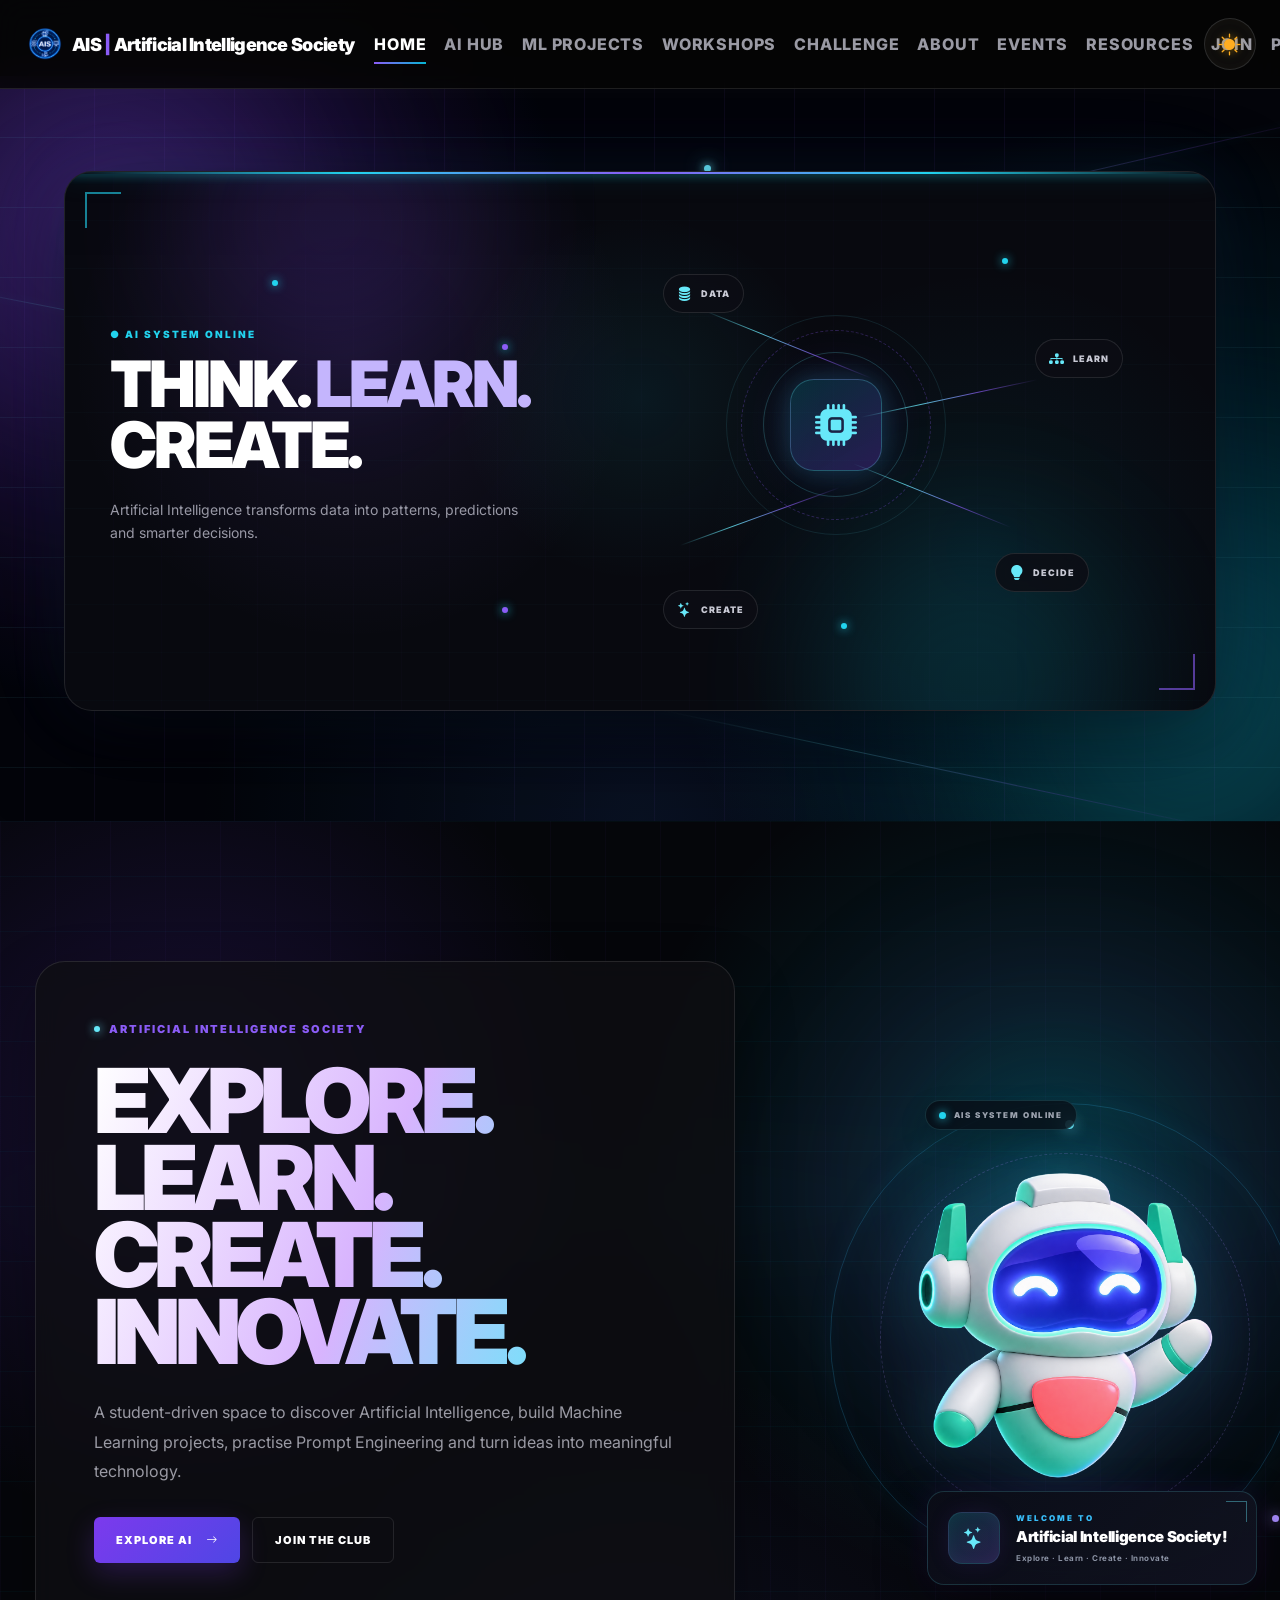
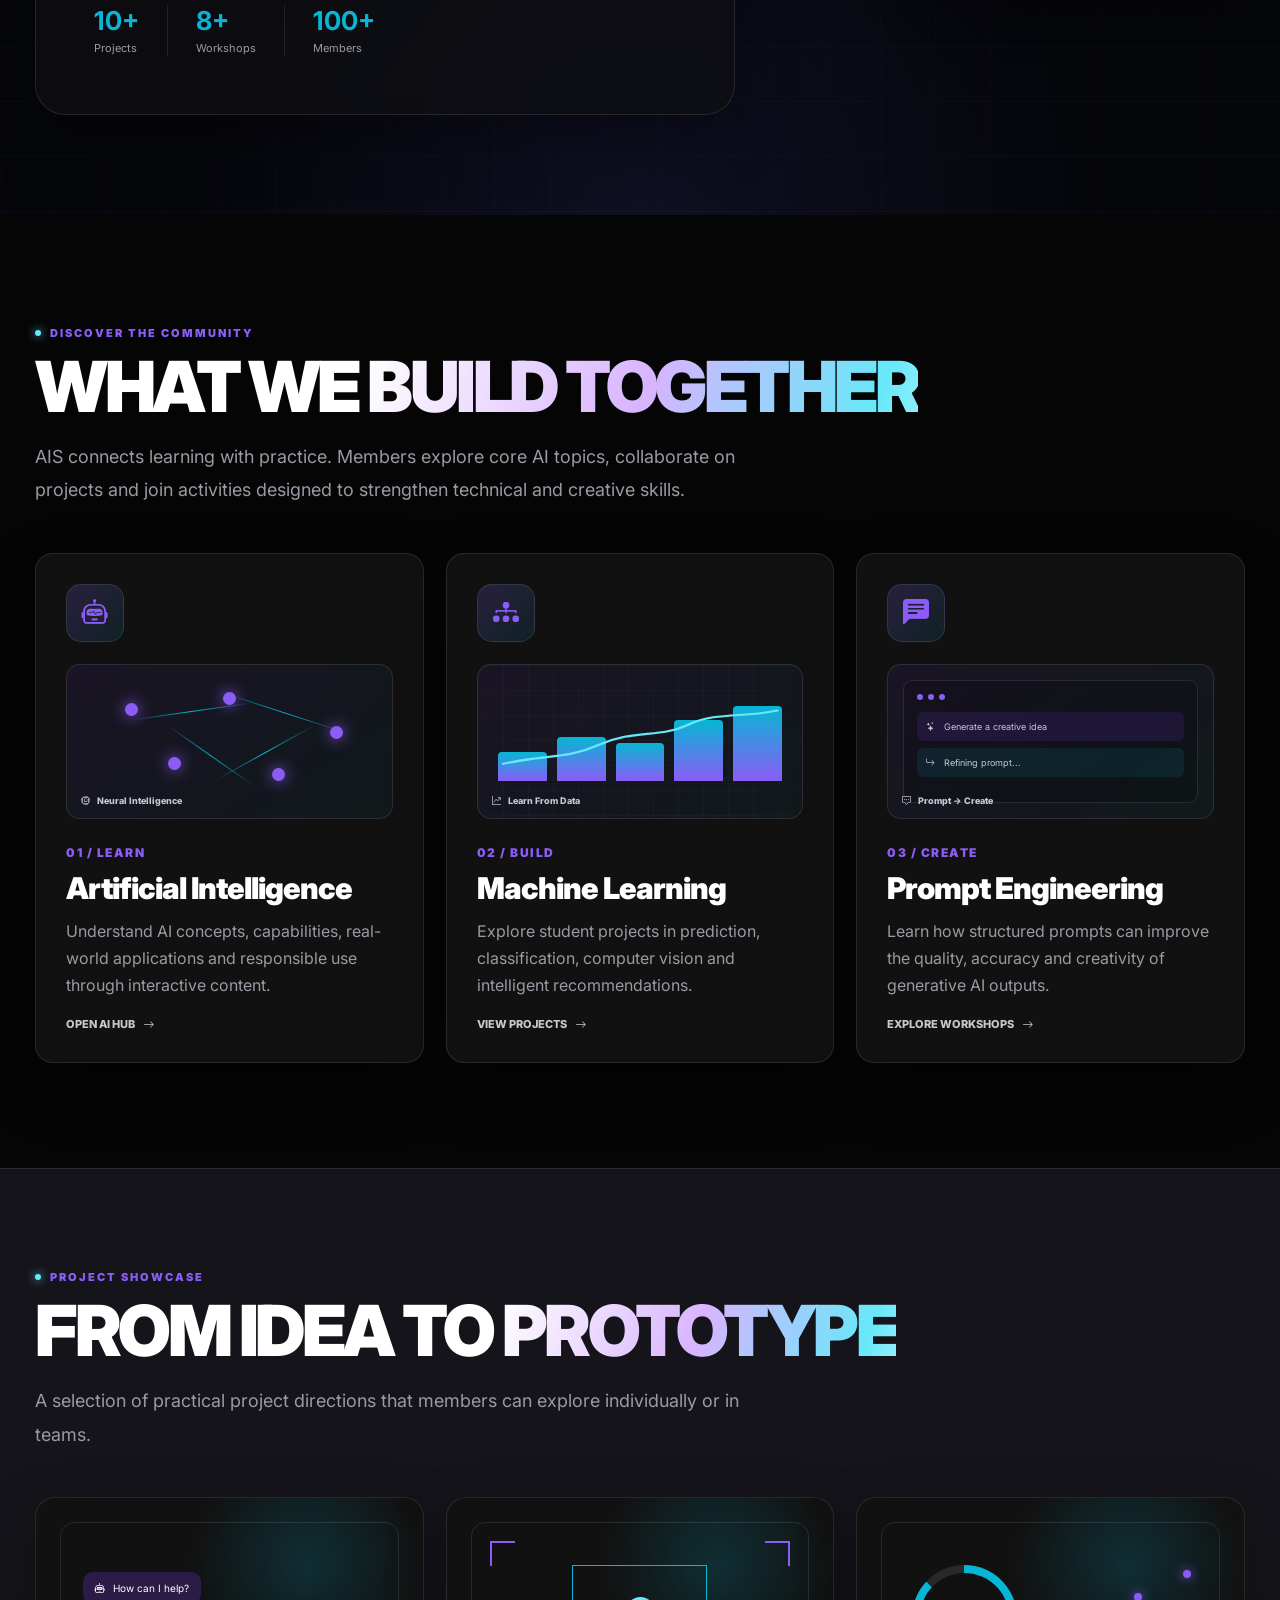
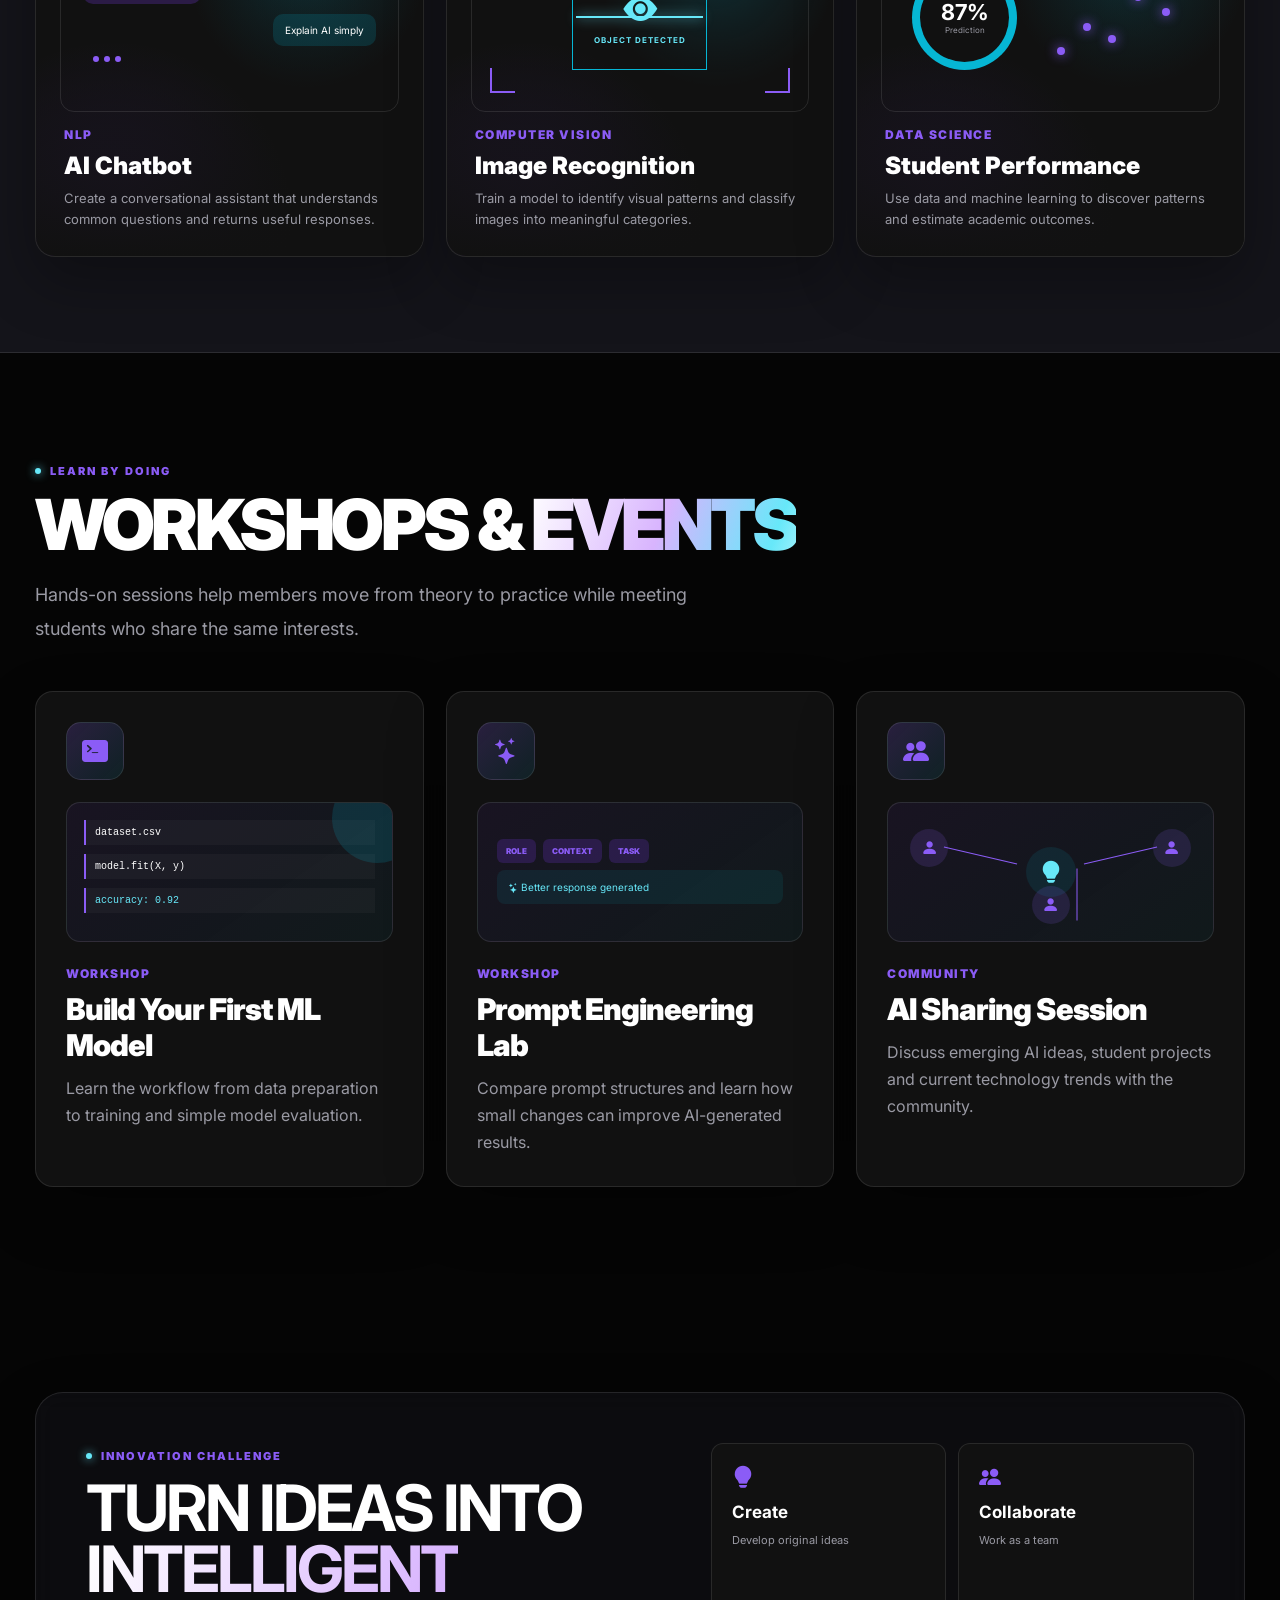
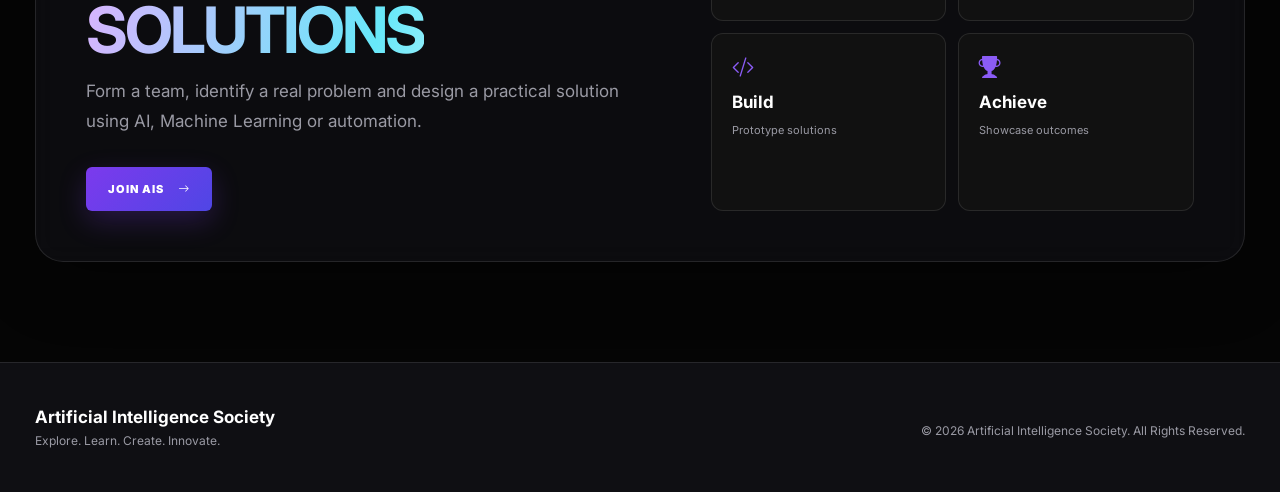
<file: index.html>
<!DOCTYPE html>
<html lang="en">

<head>

    <meta charset="UTF-8">

    <meta name="viewport"
          content="width=device-width, initial-scale=1.0">

    <title>Artificial Intelligence Society</title>


    <!-- =========================================
         FAVICON
    ========================================== -->

    <link rel="icon"
          href="image/AIS-logo.png">


    <!-- =========================================
         GOOGLE FONT
    ========================================== -->

    <link rel="preconnect"
          href="https://fonts.googleapis.com">

    <link rel="preconnect"
          href="https://fonts.gstatic.com"
          crossorigin>

    <link
        href="https://fonts.googleapis.com/css2?family=Inter:wght@400;500;600;700;800;900&display=swap"
        rel="stylesheet">


    <!-- =========================================
         BOOTSTRAP ICONS
    ========================================== -->

    <link
        rel="stylesheet"
        href="https://cdn.jsdelivr.net/npm/bootstrap-icons@1.11.3/font/bootstrap-icons.min.css">


    <!-- =========================================
         MAIN CSS
    ========================================== -->

    <link rel="stylesheet"
          href="style.css">


    <!-- =========================================
         MASCOT CSS
         Put here so you can copy only index.html
    ========================================== -->

    <style>

        /* =========================================
           HERO MASCOT CONTAINER
        ========================================= */

        .hero-mascot {

            position: relative;

            min-height: 610px;

            display: flex;

            align-items: center;

            justify-content: center;

            z-index: 5;

            isolation: isolate;

        }


        /* =========================================
           MASCOT GLOW
        ========================================= */

        .mascot-glow {

            position: absolute;

            width: 520px;

            height: 520px;

            border-radius: 50%;

            background:

                radial-gradient(
                    circle,
                    rgba(34, 211, 238, 0.22) 0%,
                    rgba(99, 102, 241, 0.14) 32%,
                    rgba(139, 92, 246, 0.10) 48%,
                    transparent 72%
                );

            filter: blur(30px);

            z-index: 0;

            animation:
                mascotGlowPulse
                4.5s
                ease-in-out
                infinite;

        }


        /* =========================================
           TECHNOLOGY RINGS
        ========================================= */

        .mascot-tech-ring {

            position: absolute;

            border-radius: 50%;

            pointer-events: none;

            z-index: 1;

        }


        .mascot-ring-one {

            width: 470px;

            height: 470px;

            border:
                1px solid
                rgba(56, 189, 248, 0.20);

            box-shadow:

                inset
                0 0 28px
                rgba(56, 189, 248, 0.04),

                0 0 30px
                rgba(56, 189, 248, 0.05);

            animation:
                mascotRingRotate
                18s
                linear
                infinite;

        }


        .mascot-ring-one::before {

            content: "";

            position: absolute;

            width: 9px;

            height: 9px;

            top: 16px;

            left: 50%;

            border-radius: 50%;

            background: #67e8f9;

            box-shadow:
                0 0 15px #67e8f9;

        }


        .mascot-ring-one::after {

            content: "";

            position: absolute;

            width: 7px;

            height: 7px;

            right: 20px;

            bottom: 50px;

            border-radius: 50%;

            background: #a78bfa;

            box-shadow:
                0 0 15px #a78bfa;

        }


        .mascot-ring-two {

            width: 370px;

            height: 370px;

            border:
                1px dashed
                rgba(167, 139, 250, 0.23);

            animation:
                mascotRingReverse
                13s
                linear
                infinite;

        }


        /* =========================================
           MASCOT IMAGE
        ========================================= */

        .hero-mascot-img {

            position: relative;

            z-index: 4;

            width: min(100%, 525px);

            max-height: 545px;

            object-fit: contain;

            filter:

                drop-shadow(
                    0 30px 40px
                    rgba(0, 0, 0, 0.38)
                )

                drop-shadow(
                    0 0 25px
                    rgba(34, 211, 238, 0.18)
                )

                drop-shadow(
                    0 0 45px
                    rgba(139, 92, 246, 0.14)
                );

            animation:
                mascotFloating
                4s
                ease-in-out
                infinite;

            transition:
                filter 0.35s ease;

        }


        .hero-mascot:hover
        .hero-mascot-img {

            filter:

                drop-shadow(
                    0 35px 45px
                    rgba(0, 0, 0, 0.42)
                )

                drop-shadow(
                    0 0 35px
                    rgba(34, 211, 238, 0.30)
                )

                drop-shadow(
                    0 0 60px
                    rgba(139, 92, 246, 0.20)
                );

        }


        /* =========================================
           AIS SYSTEM ONLINE LABEL
        ========================================= */

        .mascot-status {

            position: absolute;

            z-index: 8;

            top: 67px;

            left: 40px;

            display: flex;

            align-items: center;

            gap: 8px;

            padding:
                9px 13px;

            border-radius: 999px;

            background:
                rgba(9, 12, 20, 0.76);

            border:
                1px solid
                rgba(103, 232, 249, 0.15);

            backdrop-filter:
                blur(12px);

            color:
                #9ca3af;

            font-size: 8px;

            font-weight: 900;

            letter-spacing: 1.6px;

            box-shadow:
                0 12px 28px
                rgba(0, 0, 0, 0.20);

        }


        .status-dot {

            width: 7px;

            height: 7px;

            border-radius: 50%;

            background: #22d3ee;

            box-shadow:
                0 0 10px #22d3ee;

            animation:
                systemDot
                1.8s
                ease-in-out
                infinite;

        }


        /* =========================================
           TECHNOLOGY WELCOME BOX
        ========================================= */

        .mascot-welcome-box {

            position: absolute;

            z-index: 10;

            right: -12px;

            bottom: 58px;

            width: 330px;

            min-height: 94px;

            display: flex;

            align-items: center;

            gap: 16px;

            padding:
                17px 20px;

            overflow: hidden;

            border-radius: 17px;

            background:

                linear-gradient(
                    135deg,
                    rgba(11, 13, 23, 0.93),
                    rgba(18, 20, 35, 0.86)
                );

            border:
                1px solid
                rgba(103, 232, 249, 0.17);

            backdrop-filter:
                blur(18px);

            box-shadow:

                0 22px 50px
                rgba(0, 0, 0, 0.40),

                0 0 32px
                rgba(124, 58, 237, 0.12);

            animation:
                welcomeBoxFloat
                4.8s
                ease-in-out
                infinite;

        }


        /* Scanning line */

        .mascot-welcome-box::before {

            content: "";

            position: absolute;

            top: 0;

            left: -80%;

            width: 65%;

            height: 2px;

            background:

                linear-gradient(
                    90deg,
                    transparent,
                    #22d3ee,
                    #8b5cf6,
                    transparent
                );

            box-shadow:
                0 0 10px
                rgba(34, 211, 238, 0.70);

            animation:
                welcomeScanner
                3.3s
                linear
                infinite;

        }


        /* Technology corner */

        .mascot-welcome-box::after {

            content: "";

            position: absolute;

            right: 9px;

            top: 9px;

            width: 20px;

            height: 20px;

            border-top:
                1px solid
                rgba(103, 232, 249, 0.40);

            border-right:
                1px solid
                rgba(103, 232, 249, 0.40);

        }


        /* =========================================
           WELCOME ICON
        ========================================= */

        .welcome-symbol {

            width: 52px;

            height: 52px;

            flex-shrink: 0;

            display: flex;

            align-items: center;

            justify-content: center;

            border-radius: 14px;

            background:

                linear-gradient(
                    145deg,
                    rgba(34, 211, 238, 0.17),
                    rgba(139, 92, 246, 0.22)
                );

            border:
                1px solid
                rgba(103, 232, 249, 0.12);

            color: #67e8f9;

            font-size: 22px;

            box-shadow:

                inset
                0 0 15px
                rgba(103, 232, 249, 0.05),

                0 0 22px
                rgba(124, 58, 237, 0.10);

            animation:
                welcomeIconPulse
                3s
                ease-in-out
                infinite;

        }


        /* =========================================
           WELCOME TEXT
        ========================================= */

        .welcome-text {

            display: flex;

            flex-direction: column;

            min-width: 0;

        }


        .welcome-label {

            margin-bottom: 5px;

            color: #38bdf8;

            font-size: 8px;

            font-weight: 900;

            letter-spacing: 2px;

        }


        .welcome-text strong {

            color: #ffffff;

            font-size: 15px;

            font-weight: 900;

            line-height: 1.2;

            letter-spacing: -0.3px;

        }


        .welcome-text small {

            margin-top: 7px;

            color: #8b93a4;

            font-size: 8px;

            font-weight: 700;

            letter-spacing: 0.5px;

        }


        /* =========================================
           LIGHT MODE
        ========================================= */

        body.light-mode
        .mascot-status {

            background:
                rgba(255, 255, 255, 0.82);

            color: #5f6675;

            border:
                1px solid
                rgba(8, 145, 178, 0.12);

            box-shadow:
                0 12px 25px
                rgba(15, 23, 42, 0.09);

        }


        body.light-mode
        .mascot-welcome-box {

            background:

                linear-gradient(
                    135deg,
                    rgba(255, 255, 255, 0.96),
                    rgba(245, 247, 255, 0.92)
                );

            border:
                1px solid
                rgba(99, 102, 241, 0.15);

            box-shadow:

                0 22px 48px
                rgba(15, 23, 42, 0.12),

                0 0 30px
                rgba(139, 92, 246, 0.08);

        }


        body.light-mode
        .welcome-text strong {

            color: #111827;

        }


        body.light-mode
        .welcome-label {

            color: #0891b2;

        }


        body.light-mode
        .welcome-text small {

            color: #64748b;

        }


        body.light-mode
        .welcome-symbol {

            color: #0891b2;

            background:

                linear-gradient(
                    145deg,
                    rgba(6, 182, 212, 0.09),
                    rgba(124, 58, 237, 0.10)
                );

        }


        /* =========================================
           MASCOT ANIMATIONS
        ========================================= */

        @keyframes mascotFloating {

            0%,
            100% {

                transform:
                    translateY(0);

            }

            50% {

                transform:
                    translateY(-18px);

            }

        }


        @keyframes mascotGlowPulse {

            0%,
            100% {

                opacity: 0.70;

                transform:
                    scale(0.95);

            }

            50% {

                opacity: 1;

                transform:
                    scale(1.08);

            }

        }


        @keyframes mascotRingRotate {

            from {

                transform:
                    rotate(0deg);

            }

            to {

                transform:
                    rotate(360deg);

            }

        }


        @keyframes mascotRingReverse {

            from {

                transform:
                    rotate(360deg);

            }

            to {

                transform:
                    rotate(0deg);

            }

        }


        @keyframes welcomeBoxFloat {

            0%,
            100% {

                transform:
                    translateY(0);

            }

            50% {

                transform:
                    translateY(-10px);

            }

        }


        @keyframes welcomeScanner {

            0% {

                left: -80%;

            }

            100% {

                left: 130%;

            }

        }


        @keyframes welcomeIconPulse {

            0%,
            100% {

                box-shadow:
                    0 0 15px
                    rgba(34, 211, 238, 0.08);

            }

            50% {

                box-shadow:
                    0 0 28px
                    rgba(34, 211, 238, 0.25);

            }

        }


        @keyframes systemDot {

            0%,
            100% {

                opacity: 1;

                transform:
                    scale(1);

            }

            50% {

                opacity: 0.35;

                transform:
                    scale(0.75);

            }

        }


        /* =========================================
           TABLET
        ========================================= */

        @media
        (max-width: 1050px) {

            .hero-mascot {

                min-height: 520px;

            }


            .hero-mascot-img {

                width:
                    min(90%, 470px);

            }


            .mascot-ring-one {

                width: 420px;

                height: 420px;

            }


            .mascot-ring-two {

                width: 330px;

                height: 330px;

            }


            .mascot-welcome-box {

                right: 10%;

                bottom: 26px;

            }


            .mascot-status {

                top: 35px;

                left: 15%;

            }

        }


        /* =========================================
           MOBILE
        ========================================= */

        @media
        (max-width: 650px) {

            .hero-mascot {

                min-height: 470px;

                margin-top: 20px;

            }


            .hero-mascot-img {

                width:
                    min(95%, 350px);

                max-height: 380px;

            }


            .mascot-glow {

                width: 350px;

                height: 350px;

            }


            .mascot-ring-one {

                width: 330px;

                height: 330px;

            }


            .mascot-ring-two {

                width: 260px;

                height: 260px;

            }


            .mascot-status {

                top: 20px;

                left: 50%;

                transform:
                    translateX(-50%);

            }


            .mascot-welcome-box {

                width: 285px;

                right: 50%;

                bottom: 0;

                transform:
                    translateX(50%);

            }


            .welcome-text strong {

                font-size: 13px;

            }


            @keyframes welcomeBoxFloat {

                0%,
                100% {

                    transform:
                        translateX(50%)
                        translateY(0);

                }

                50% {

                    transform:
                        translateX(50%)
                        translateY(-8px);

                }

            }

        }

    </style>

</head>



<body data-page="home">


<!-- =========================================
     NAVIGATION
========================================= -->

<nav class="navbar">

    <div class="nav-container">

        <a href="index.html"
           class="logo-wrap">

            <img
                src="image/AIS-logo.png"
                alt="AIS Logo"
                class="logo-img">

            <span class="logo-text">
                 AIS <em>|</em> Artificial Intelligence Society
            </span>

        </a>


        <button
            class="mobile-menu"
            id="mobileMenu">

            <i class="bi bi-list"></i>

        </button>


        <ul
            class="nav-links"
            id="navLinks">

            <li>

                <a
                    href="index.html"
                    data-page="home">

                    HOME

                </a>

            </li>


            <li>

                <a
                    href="ai.html"
                    data-page="ai">

                    AI HUB

                </a>

            </li>


            <li>

                <a href="#projects">

                    ML PROJECTS

                </a>

            </li>


            <li>

                <a href="#workshops">

                    WORKSHOPS

                </a>

            </li>


            <li>

                <a href="#challenge">

                    CHALLENGE

                </a>

            </li>
            <li>
    <a href="#about">
        ABOUT
    </a>
</li>

<li>
    <a href="#events">
        EVENTS
    </a>
</li>

<li>
    <a href="#resources">
        RESOURCES
    </a>
</li>

            <li>

                <a
                    href="contact.html"
                    data-page="join">

                    JOIN

                </a>

            </li>
<li>
    <a href="profile.html">
        PROFILE
    </a>
</li>
        </ul>

<a href="login.html" class="nav-login">
    LOGIN
</a>

        <button
            class="theme-toggle"
            id="themeToggle"
            aria-label="Toggle theme">

            <i class="bi bi-sun-fill"></i>

        </button>

    </div>

</nav>



<main class="page">



<!-- =========================================
     AI TECHNOLOGY EFFECT
========================================= -->

<section class="system-showcase">
    <video class="system-bg-video" autoplay muted loop playsinline>
    <source src="ai-ambient.mp4" type="video/mp4">
</video>

<div class="system-video-overlay"></div>
    <!-- OUTER TECHNOLOGY BACKGROUND -->
    <div class="outer-tech-bg">

        <div class="outer-blur blur-purple"></div>
        <div class="outer-blur blur-cyan"></div>

        <div class="outer-grid"></div>

        <span class="outer-line ol1"></span>
        <span class="outer-line ol2"></span>
        <span class="outer-line ol3"></span>
        <span class="outer-line ol4"></span>

        <span class="outer-particle op1"></span>
        <span class="outer-particle op2"></span>
        <span class="outer-particle op3"></span>
        <span class="outer-particle op4"></span>
        <span class="outer-particle op5"></span>
        <span class="outer-particle op6"></span>
        <span class="outer-particle op7"></span>
        <span class="outer-particle op8"></span>

    </div>
    <div class="system-showcase-container">

        <div class="system-card">

            <!-- animated grid -->
            <div class="system-grid"></div>

            <!-- ambient background circles -->
            <div class="system-orb orb-one"></div>
            <div class="system-orb orb-two"></div>

            <!-- scanning line -->
            <div class="system-scan-line"></div>

            <!-- centre AI core -->
            <div class="system-ai-core">

                <div class="core-ring ring-one"></div>
                <div class="core-ring ring-two"></div>
                <div class="core-ring ring-three"></div>

                <div class="core-chip">
                    <i class="bi bi-cpu-fill"></i>
                </div>

            </div>

            <!-- network nodes -->

            <div class="system-node node-a">
                <i class="bi bi-database-fill"></i>
                <span>DATA</span>
            </div>

            <div class="system-node node-b">
                <i class="bi bi-diagram-3-fill"></i>
                <span>LEARN</span>
            </div>

            <div class="system-node node-c">
                <i class="bi bi-lightbulb-fill"></i>
                <span>DECIDE</span>
            </div>

            <div class="system-node node-d">
                <i class="bi bi-stars"></i>
                <span>CREATE</span>
            </div>

            <!-- connection lines -->

            <span class="system-link link-a"></span>
            <span class="system-link link-b"></span>
            <span class="system-link link-c"></span>
            <span class="system-link link-d"></span>

            <!-- particles -->

            <span class="system-dot dot1"></span>
            <span class="system-dot dot2"></span>
            <span class="system-dot dot3"></span>
            <span class="system-dot dot4"></span>
            <span class="system-dot dot5"></span>

            <!-- text -->

            <div class="system-content">

                <span class="system-label">
                    ● AI SYSTEM ONLINE
                </span>

                <h2>
                    THINK.
                    <span>LEARN.</span>
                    CREATE.
                </h2>

                <p>
                    Artificial Intelligence transforms data
                    into patterns, predictions and smarter decisions.
                </p>

            </div>

            <div class="system-corner top-left"></div>
            <div class="system-corner bottom-right"></div>

        </div>

    </div>

</section>




<!-- =========================================
     HERO
========================================= -->

<section class="home-hero">



    <div class="hero-grid"></div>


    <div class="hero-inner">


        <!-- =================================
             LEFT SIDE
        ================================== -->

        <div class="hero-glass glass">


            <div class="eyebrow">

                Artificial Intelligence Society

            </div>


            <h1
                class="hero-title
                       gradient-text">

                EXPLORE.

                <br>

                LEARN. CREATE.

                <br>

                INNOVATE.

            </h1>


            <p class="hero-description">

                A student-driven space to discover
                Artificial Intelligence, build Machine
                Learning projects, practise Prompt
                Engineering and turn ideas into meaningful
                technology.

            </p>


            <div class="hero-actions">


                <a
                    href="ai.html"
                    class="btn-primary">

                    EXPLORE AI

                    <i class="bi bi-arrow-right"></i>

                </a>


                <a
                    href="contact.html"
                    class="btn-secondary">

                    JOIN THE CLUB

                </a>

            </div>


            <div class="hero-stats">


                <div class="hero-stat">

                    <strong>
                        10+
                    </strong>

                    <span>
                        Projects
                    </span>

                </div>


                <div class="hero-stat">

                    <strong>
                        8+
                    </strong>

                    <span>
                        Workshops
                    </span>

                </div>


                <div class="hero-stat">

                    <strong>
                        100+
                    </strong>

                    <span>
                        Members
                    </span>

                </div>


            </div>


        </div>



        <!-- =================================
             RIGHT SIDE - AIS MASCOT
        ================================== -->

        <div class="hero-mascot">


            <!-- Glow -->

            <div class="mascot-glow"></div>


            <!-- Technology rings -->

            <div
                class="mascot-tech-ring
                       mascot-ring-one">
            </div>


            <div
                class="mascot-tech-ring
                       mascot-ring-two">
            </div>


            <!-- System online -->

            <div class="mascot-status">

                <span class="status-dot"></span>

                AIS SYSTEM ONLINE

            </div>


            <!-- Mascot -->

            <img
                src="image/ai-mascot.png"
                alt="Artificial Intelligence Society Mascot"
                class="hero-mascot-img">


            <!-- Welcome box -->

            <div class="mascot-welcome-box">


                <div class="welcome-symbol">

                    <i class="bi bi-stars"></i>

                </div>


                <div class="welcome-text">


                    <span class="welcome-label">

                        WELCOME TO

                    </span>


                    <strong>

                        Artificial Intelligence Society!

                    </strong>


                    <small>

                        Explore · Learn · Create · Innovate

                    </small>


                </div>


            </div>


        </div>


    </div>

</section>



<!-- =========================================
     WHAT WE BUILD
========================================= -->

<section class="section">

    <div class="container">


        <div class="section-head reveal">


            <div class="eyebrow">

                DISCOVER THE COMMUNITY

            </div>


            <h2 class="section-title">

                WHAT WE

                <span class="gradient-text">

                    BUILD TOGETHER

                </span>

            </h2>


            <p class="section-copy">

                AIS connects learning with practice.
                Members explore core AI topics,
                collaborate on projects and join activities
                designed to strengthen technical and
                creative skills.

            </p>


        </div>



        <div class="card-grid">


            <!-- =================================
                 ARTIFICIAL INTELLIGENCE
            ================================== -->

            <article
                class="feature-card reveal">


                <div class="feature-icon">

                    <i class="bi bi-robot"></i>

                </div>


                <div
                    class="feature-visual
                           ai-network">


                    <span
                        class="network-line
                               line-a">
                    </span>

                    <span
                        class="network-line
                               line-b">
                    </span>

                    <span
                        class="network-line
                               line-c">
                    </span>

                    <span
                        class="network-line
                               line-d">
                    </span>


                    <span
                        class="network-node
                               node-one">
                    </span>

                    <span
                        class="network-node
                               node-two">
                    </span>

                    <span
                        class="network-node
                               node-three">
                    </span>

                    <span
                        class="network-node
                               node-four">
                    </span>

                    <span
                        class="network-node
                               node-five">
                    </span>


                    <div class="visual-caption">

                        <i class="bi bi-cpu"></i>

                        <span>

                            Neural Intelligence

                        </span>

                    </div>


                </div>


                <span class="tag">

                    01 / LEARN

                </span>


                <h3>

                    Artificial Intelligence

                </h3>


                <p>

                    Understand AI concepts, capabilities,
                    real-world applications and responsible
                    use through interactive content.

                </p>


                <a
                    href="ai.html"
                    class="link">

                    OPEN AI HUB

                    <i class="bi bi-arrow-right"></i>

                </a>


            </article>



            <!-- =================================
                 MACHINE LEARNING
            ================================== -->

            <article
                class="feature-card reveal">


                <div class="feature-icon">

                    <i class="bi bi-diagram-3-fill"></i>

                </div>


                <div
                    class="feature-visual
                           ml-visual">


                    <div class="ml-grid-lines"></div>


                    <div class="ml-bars">


                        <span style="--h:34%"></span>

                        <span style="--h:52%"></span>

                        <span style="--h:44%"></span>

                        <span style="--h:72%"></span>

                        <span style="--h:88%"></span>


                    </div>


                    <svg
                        class="ml-curve"
                        viewBox="0 0 260 100"
                        preserveAspectRatio="none">


                        <path
                            d="M5,84 C45,70 62,78 92,57 C125,34 147,48 174,28 C199,10 224,18 255,8"
                            fill="none"
                            stroke="currentColor"
                            stroke-width="3"
                            stroke-linecap="round">
                        </path>


                    </svg>


                    <div class="visual-caption">


                        <i class="bi bi-graph-up-arrow"></i>


                        <span>

                            Learn From Data

                        </span>


                    </div>


                </div>


                <span class="tag">

                    02 / BUILD

                </span>


                <h3>

                    Machine Learning

                </h3>


                <p>

                    Explore student projects in prediction,
                    classification, computer vision and
                    intelligent recommendations.

                </p>


                <a
                    href="#projects"
                    class="link">

                    VIEW PROJECTS

                    <i class="bi bi-arrow-right"></i>

                </a>


            </article>



            <!-- =================================
                 PROMPT ENGINEERING
            ================================== -->

            <article
                class="feature-card reveal">


                <div class="feature-icon">

                    <i class="bi bi-chat-left-text-fill"></i>

                </div>


                <div
                    class="feature-visual
                           prompt-visual">


                    <div class="prompt-window">


                        <div class="prompt-window-top">

                            <span></span>

                            <span></span>

                            <span></span>

                        </div>


                        <div
                            class="prompt-line
                                   prompt-one">


                            <i class="bi bi-stars"></i>


                            <span>

                                Generate a creative idea

                            </span>


                        </div>


                        <div
                            class="prompt-line
                                   prompt-two">


                            <i class="bi bi-arrow-return-right"></i>


                            <span class="typing-text">

                                Refining prompt...

                            </span>


                        </div>


                    </div>


                    <div class="visual-caption">


                        <i class="bi bi-chat-square-dots"></i>


                        <span>

                            Prompt → Create

                        </span>


                    </div>


                </div>


                <span class="tag">

                    03 / CREATE

                </span>


                <h3>

                    Prompt Engineering

                </h3>


                <p>

                    Learn how structured prompts can improve
                    the quality, accuracy and creativity of
                    generative AI outputs.

                </p>


                <a
                    href="#workshops"
                    class="link">

                    EXPLORE WORKSHOPS

                    <i class="bi bi-arrow-right"></i>

                </a>


            </article>


        </div>


    </div>


</section>



<!-- =========================================
     PROJECT SHOWCASE
========================================= -->

<section
    class="spotlight"
    id="projects">


    <div class="container">


        <div class="section-head reveal">


            <div class="eyebrow">

                PROJECT SHOWCASE

            </div>


            <h2 class="section-title">

                FROM IDEA TO

                <span class="gradient-text">

                    PROTOTYPE

                </span>

            </h2>


            <p class="section-copy">

                A selection of practical project
                directions that members can explore
                individually or in teams.

            </p>


        </div>



        <div class="card-grid">


            <!-- =================================
                 AI CHATBOT
            ================================== -->

            <article
                class="image-card reveal">


                <div class="media-bg">


                    <div
                        class="project-visual
                               chatbot-visual">


                        <div
                            class="chat-bubble
                                   bot">


                            <i class="bi bi-robot"></i>


                            <span>

                                How can I help?

                            </span>


                        </div>


                        <div
                            class="chat-bubble
                                   user">


                            <span>

                                Explain AI simply

                            </span>


                        </div>


                        <div class="typing-dots">

                            <i></i>

                            <i></i>

                            <i></i>

                        </div>


                    </div>


                </div>


                <div class="content">


                    <span class="tag">

                        NLP

                    </span>


                    <h3>

                        AI Chatbot

                    </h3>


                    <p>

                        Create a conversational assistant
                        that understands common questions
                        and returns useful responses.

                    </p>


                </div>


            </article>



            <!-- =================================
                 IMAGE RECOGNITION
            ================================== -->

            <article
                class="image-card reveal">


                <div class="media-bg">


                    <div
                        class="project-visual
                               vision-visual">


                        <div class="scan-frame">


                            <span class="scan-line"></span>


                            <i class="bi bi-eye-fill"></i>


                            <b>

                                OBJECT DETECTED

                            </b>


                        </div>


                        <span class="corner c1"></span>

                        <span class="corner c2"></span>

                        <span class="corner c3"></span>

                        <span class="corner c4"></span>


                    </div>


                </div>


                <div class="content">


                    <span class="tag">

                        COMPUTER VISION

                    </span>


                    <h3>

                        Image Recognition

                    </h3>


                    <p>

                        Train a model to identify visual
                        patterns and classify images into
                        meaningful categories.

                    </p>


                </div>


            </article>



            <!-- =================================
                 STUDENT PERFORMANCE
            ================================== -->

            <article
                class="image-card reveal">


                <div class="media-bg">


                    <div
                        class="project-visual
                               data-visual">


                        <div class="score-ring">


                            <strong>

                                87%

                            </strong>


                            <span>

                                Prediction

                            </span>


                        </div>


                        <div class="data-spark">


                            <i style="--x:12%; --y:70%"></i>

                            <i style="--x:28%; --y:54%"></i>

                            <i style="--x:44%; --y:62%"></i>

                            <i style="--x:60%; --y:34%"></i>

                            <i style="--x:77%; --y:44%"></i>

                            <i style="--x:90%; --y:18%"></i>


                        </div>


                    </div>


                </div>


                <div class="content">


                    <span class="tag">

                        DATA SCIENCE

                    </span>


                    <h3>

                        Student Performance

                    </h3>


                    <p>

                        Use data and machine learning
                        to discover patterns and estimate
                        academic outcomes.

                    </p>


                </div>


            </article>


        </div>


    </div>


</section>



<!-- =========================================
     WORKSHOPS
========================================= -->

<section
    class="section"
    id="workshops">


    <div class="container">


        <div class="section-head reveal">


            <div class="eyebrow">

                LEARN BY DOING

            </div>


            <h2 class="section-title">

                WORKSHOPS &

                <span class="gradient-text">

                    EVENTS

                </span>

            </h2>


            <p class="section-copy">

                Hands-on sessions help members move from
                theory to practice while meeting students
                who share the same interests.

            </p>


        </div>



        <div class="card-grid">


            <!-- =================================
                 ML WORKSHOP
            ================================== -->

            <article
                class="feature-card
                       reveal
                       workshop-card">


                <div class="feature-icon">

                    <i class="bi bi-terminal-fill"></i>

                </div>


                <div
                    class="event-visual
                           model-lab">


                    <div class="lab-code">


                        <span>

                            dataset.csv

                        </span>


                        <span>

                            model.fit(X, y)

                        </span>


                        <span>

                            accuracy: 0.92

                        </span>


                    </div>


                    <div class="model-pulse"></div>


                </div>


                <span class="tag">

                    WORKSHOP

                </span>


                <h3>

                    Build Your First ML Model

                </h3>


                <p>

                    Learn the workflow from data
                    preparation to training and
                    simple model evaluation.

                </p>


            </article>



            <!-- =================================
                 PROMPT LAB
            ================================== -->

            <article
                class="feature-card
                       reveal
                       workshop-card">


                <div class="feature-icon">

                    <i class="bi bi-stars"></i>

                </div>


                <div
                    class="event-visual
                           prompt-lab">


                    <div class="prompt-demo">


                        <span class="prompt-chip">

                            ROLE

                        </span>


                        <span class="prompt-chip">

                            CONTEXT

                        </span>


                        <span class="prompt-chip">

                            TASK

                        </span>


                        <div class="prompt-result">

                            <i class="bi bi-stars"></i>

                            Better response generated

                        </div>


                    </div>


                </div>


                <span class="tag">

                    WORKSHOP

                </span>


                <h3>

                    Prompt Engineering Lab

                </h3>


                <p>

                    Compare prompt structures and
                    learn how small changes can
                    improve AI-generated results.

                </p>


            </article>



            <!-- =================================
                 AI SHARING
            ================================== -->

            <article
                class="feature-card
                       reveal
                       workshop-card">


                <div class="feature-icon">

                    <i class="bi bi-people-fill"></i>

                </div>


                <div
                    class="event-visual
                           sharing-visual">


                    <div class="avatar a1">

                        <i class="bi bi-person-fill"></i>

                    </div>


                    <div class="avatar a2">

                        <i class="bi bi-person-fill"></i>

                    </div>


                    <div class="avatar a3">

                        <i class="bi bi-person-fill"></i>

                    </div>


                    <span class="share-line l1"></span>

                    <span class="share-line l2"></span>

                    <span class="share-line l3"></span>


                    <div class="idea-core">

                        <i class="bi bi-lightbulb-fill"></i>

                    </div>


                </div>


                <span class="tag">

                    COMMUNITY

                </span>


                <h3>

                    AI Sharing Session

                </h3>


                <p>

                    Discuss emerging AI ideas,
                    student projects and current
                    technology trends with the
                    community.

                </p>


            </article>


        </div>


    </div>


</section>



<!-- =========================================
     CHALLENGE
========================================= -->

<section
    class="challenge"
    id="challenge">


    <div class="container">


        <div
            class="challenge-box
                   glass
                   reveal">


            <div>


                <div class="eyebrow">

                    INNOVATION CHALLENGE

                </div>


                <h2>

                    TURN IDEAS INTO

                    <span class="gradient-text">

                        INTELLIGENT SOLUTIONS

                    </span>

                </h2>


                <p>

                    Form a team, identify a real
                    problem and design a practical
                    solution using AI, Machine
                    Learning or automation.

                </p>


                <div class="hero-actions">


                    <a
                        href="contact.html"
                        class="btn-primary">

                        JOIN AIS

                        <i class="bi bi-arrow-right"></i>

                    </a>


                </div>


            </div>



            <div class="challenge-side">


                <div class="mini">


                    <i class="bi bi-lightbulb-fill"></i>


                    <strong>

                        Create

                    </strong>


                    <span>

                        Develop original ideas

                    </span>


                </div>


                <div class="mini">


                    <i class="bi bi-people-fill"></i>


                    <strong>

                        Collaborate

                    </strong>


                    <span>

                        Work as a team

                    </span>


                </div>


                <div class="mini">


                    <i class="bi bi-code-slash"></i>


                    <strong>

                        Build

                    </strong>


                    <span>

                        Prototype solutions

                    </span>


                </div>


                <div class="mini">


                    <i class="bi bi-trophy-fill"></i>


                    <strong>

                        Achieve

                    </strong>


                    <span>

                        Showcase outcomes

                    </span>


                </div>


            </div>


        </div>


    </div>


</section>






</main>





<!-- =========================================
     FOOTER
========================================= -->

<footer class="site-footer">


    <div class="footer-inner">


        <div>


            <strong>

                Artificial Intelligence Society

            </strong>


            <p>

                Explore. Learn. Create. Innovate.

            </p>


        </div>


        <p>

            © 2026 Artificial Intelligence Society.
            All Rights Reserved.

        </p>


    </div>


</footer>

<!-- =========================================
     COOKIE CONSENT
========================================= -->

<div class="cookie-banner" id="cookieBanner">

    <div class="cookie-icon">
        <i class="bi bi-shield-lock-fill"></i>
    </div>

    <div class="cookie-content">

        <span class="cookie-label">
            PRIVACY SYSTEM
        </span>

        <h3>
            We Value Your Privacy
        </h3>

        <p>
            We use cookies to improve your browsing experience,
            remember your preferences and help us understand
            how visitors interact with the Artificial Intelligence Society website.
        </p>

    </div>

    <div class="cookie-actions">

        <button
            class="cookie-btn cookie-reject"
            id="rejectCookies">

            REJECT

        </button>

        <button
            class="cookie-btn cookie-accept"
            id="acceptCookies">

            ACCEPT ALL

            <i class="bi bi-check-lg"></i>

        </button>

    </div>

    <div class="cookie-scan"></div>

</div>



<!-- =========================================
     JAVASCRIPT
========================================= -->

<script src="main.js"></script>


</body>

</html>
</file>
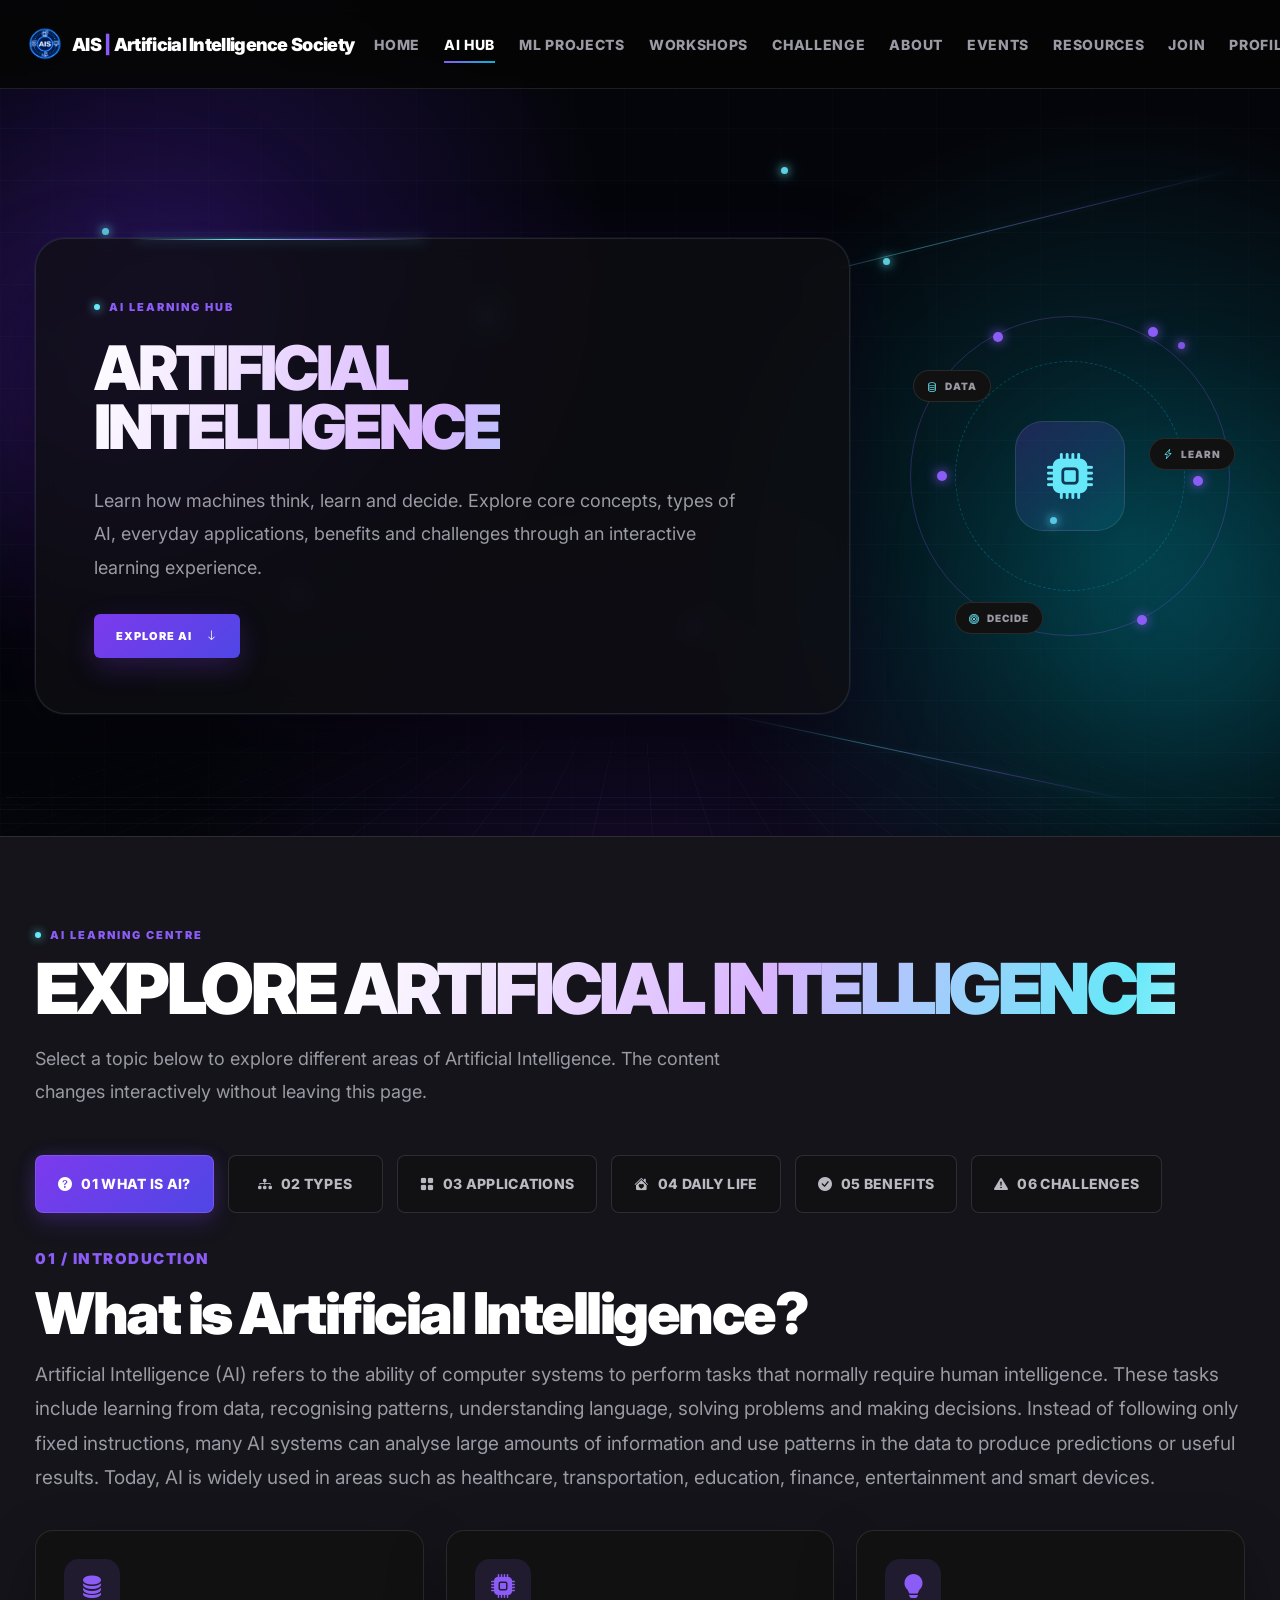
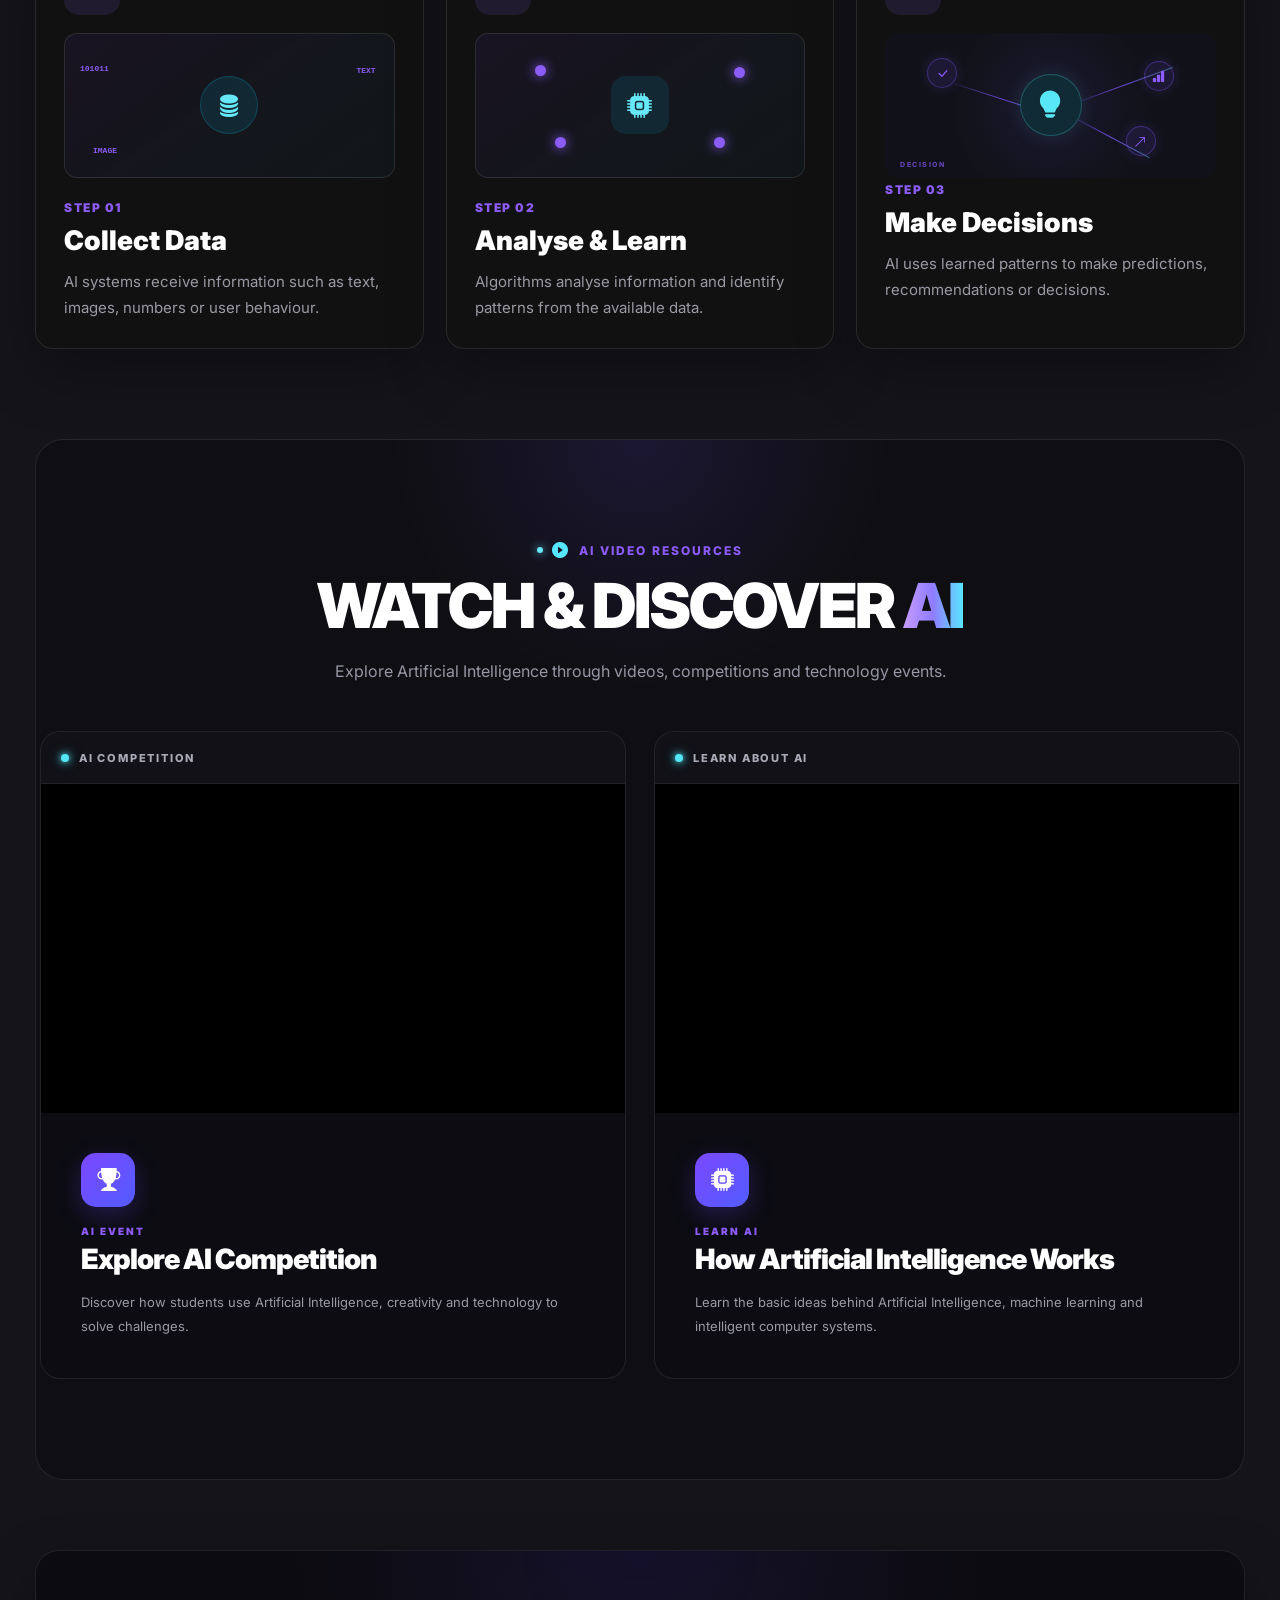
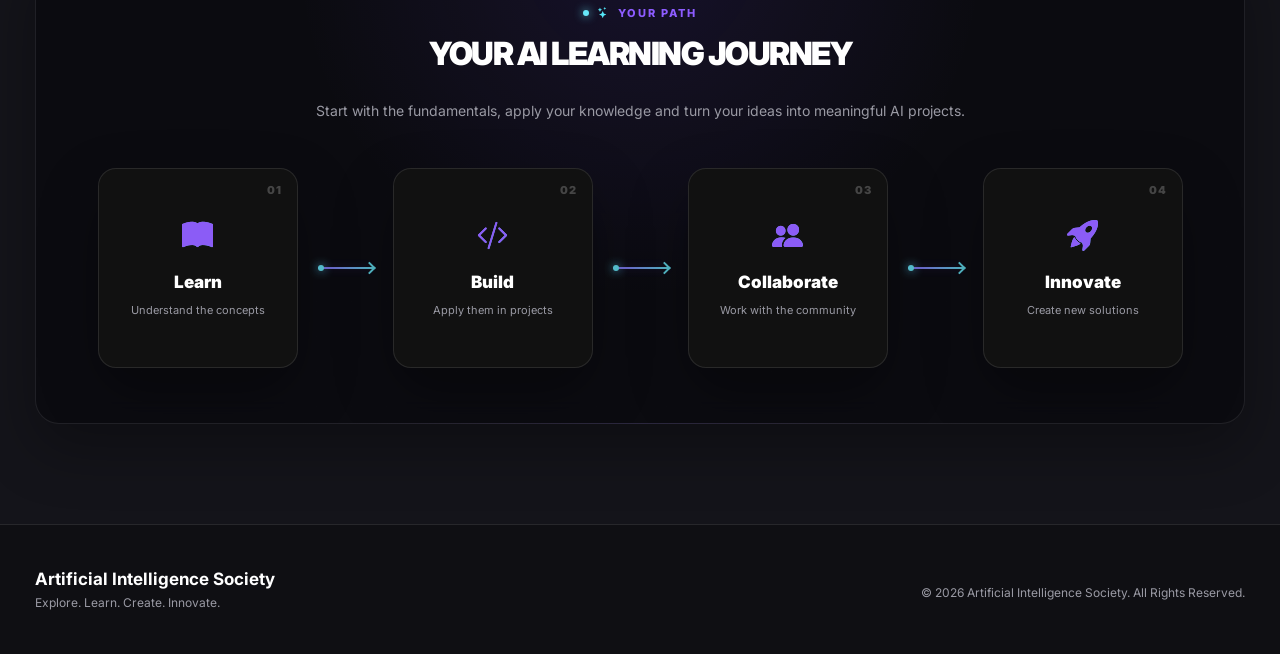
<file: ai.html>
<!DOCTYPE html>
<html lang="en">

<head>
    <meta charset="UTF-8">

    <meta name="viewport"
          content="width=device-width, initial-scale=1.0">

    <title>AI Hub | Artificial Intelligence Society</title>

    <link rel="icon"
          href="image/AIS-logo.png">

    <link rel="preconnect"
          href="https://fonts.googleapis.com">

    <link rel="preconnect"
          href="https://fonts.gstatic.com"
          crossorigin>

    <link
        href="https://fonts.googleapis.com/css2?family=Inter:wght@400;500;600;700;800;900&display=swap"
        rel="stylesheet">

    <link
        rel="stylesheet"
        href="https://cdn.jsdelivr.net/npm/bootstrap-icons@1.11.3/font/bootstrap-icons.min.css">

    <link rel="stylesheet"
          href="style.css">

    <link rel="stylesheet"
          href="ai.css">

</head>


<body data-page="ai">


<!-- =========================================
     NAVIGATION
========================================= -->

<nav class="navbar">

    <div class="nav-container">

        <a href="index.html"
           class="logo-wrap">

            <img
              src="image/AIS-logo.png"
              alt="AIS Logo"
              class="logo-img">

            <span class="logo-text">
                 AIS <em>|</em> Artificial Intelligence Society
            </span>

        </a>


        <button
            class="mobile-menu"
            id="mobileMenu">

            <i class="bi bi-list"></i>

        </button>


        <ul
            class="nav-links"
            id="navLinks">

            <li>
                <a
                    href="index.html"
                    data-page="home">
                    HOME
                </a>
            </li>

            <li>
                <a
                    href="ai.html"
                    data-page="ai">
                    AI HUB
                </a>
            </li>

            <li>
                <a href="index.html#projects">
                    ML PROJECTS
                </a>
            </li>

            <li>
                <a href="index.html#workshops">
                    WORKSHOPS
                </a>
            </li>
<li>
    <a href="index.html#challenge">
        CHALLENGE
    </a>
</li>

<li>
    <a href="index.html#about">
        ABOUT
    </a>
</li>

<li>
    <a href="index.html#events">
        EVENTS
    </a>
</li>

<li>
    <a href="index.html#resources">
        RESOURCES
    </a>
</li>

<li>
    <a
        href="contact.html"
        data-page="join">
        JOIN
    </a>
</li>

        <li>
    <a href="profile.html">
        PROFILE
    </a>
</li>

</ul>

<a href="login.html" class="nav-login">
    LOGIN
</a>

        <button
            class="theme-toggle"
            id="themeToggle"
            aria-label="Toggle theme">

            <i class="bi bi-sun-fill"></i>

        </button>

    </div>

</nav>



<main class="page">


<!-- =========================================
     HERO
========================================= -->

<section class="ai-hero">
    <!-- AI HERO BACKGROUND EFFECT -->
<div class="ai-hero-ambient">

    <!-- blur glow -->
    <div class="ai-ambient-glow glow-left"></div>
    <div class="ai-ambient-glow glow-right"></div>

    <!-- moving grid -->
    <div class="ai-ambient-grid"></div>

    <!-- glowing connection lines -->
    <span class="ai-ambient-line al1"></span>
    <span class="ai-ambient-line al2"></span>
    <span class="ai-ambient-line al3"></span>
    <span class="ai-ambient-line al4"></span>

    <!-- floating particles -->
    <span class="ai-ambient-particle ap1"></span>
    <span class="ai-ambient-particle ap2"></span>
    <span class="ai-ambient-particle ap3"></span>
    <span class="ai-ambient-particle ap4"></span>
    <span class="ai-ambient-particle ap5"></span>
    <span class="ai-ambient-particle ap6"></span>
    <span class="ai-ambient-particle ap7"></span>
    <span class="ai-ambient-particle ap8"></span>

</div>

    <div class="hero-grid"></div>


    <div class="hero-ai-inner">


        <div class="ai-title-box glass">

            <div class="eyebrow">
                AI LEARNING HUB
            </div>


            <h1 class="ai-title gradient-text">

                ARTIFICIAL
                <br>
                INTELLIGENCE

            </h1>


            <p>

                Learn how machines think, learn and decide.
                Explore core concepts, types of AI,
                everyday applications, benefits and
                challenges through an interactive
                learning experience.

            </p>


            <div class="hero-actions">

                <a
                    href="#learn"
                    class="btn-primary">

                    EXPLORE AI

                    <i class="bi bi-arrow-down"></i>

                </a>

            </div>

        </div>



        <!-- AI VISUAL -->

        <div class="ai-brain-visual">

            <div class="brain-ring ring-a"></div>

            <div class="brain-ring ring-b"></div>


            <div class="brain-core">

                <i class="bi bi-cpu-fill"></i>

            </div>


            <span class="brain-dot d1"></span>
            <span class="brain-dot d2"></span>
            <span class="brain-dot d3"></span>
            <span class="brain-dot d4"></span>
            <span class="brain-dot d5"></span>
            <span class="brain-dot d6"></span>


            <div class="brain-label bl1">

                <i class="bi bi-database"></i>
                DATA

            </div>


            <div class="brain-label bl2">

                <i class="bi bi-lightning-charge"></i>
                LEARN

            </div>


            <div class="brain-label bl3">

                <i class="bi bi-bullseye"></i>
                DECIDE

            </div>

        </div>


    </div>

</section>



<!-- =========================================
     LEARNING SECTION
========================================= -->

<section
    class="learning-section"
    id="learn">

    <div class="container">


        <div class="section-head reveal">

            <div class="eyebrow">
                AI LEARNING CENTRE
            </div>


            <h2 class="section-title">

                EXPLORE

                <span class="gradient-text">
                    ARTIFICIAL INTELLIGENCE
                </span>

            </h2>


            <p class="section-copy">

                Select a topic below to explore different
                areas of Artificial Intelligence.
                The content changes interactively without
                leaving this page.

            </p>

        </div>



        <!-- =========================================
             TABS
        ========================================== -->

        <div class="learning-tabs">

            <button
                class="learning-tab active"
                data-tab="what">

                <i class="bi bi-question-circle-fill"></i>

                01 WHAT IS AI?

            </button>


            <button
                class="learning-tab"
                data-tab="types">

                <i class="bi bi-diagram-3-fill"></i>

                02 TYPES

            </button>


            <button
                class="learning-tab"
                data-tab="apps">

                <i class="bi bi-grid-fill"></i>

                03 APPLICATIONS

            </button>


            <button
                class="learning-tab"
                data-tab="daily">

                <i class="bi bi-house-heart-fill"></i>

                04 DAILY LIFE

            </button>


            <button
                class="learning-tab"
                data-tab="benefits">

                <i class="bi bi-check-circle-fill"></i>

                05 BENEFITS

            </button>


            <button
                class="learning-tab"
                data-tab="challenges">

                <i class="bi bi-exclamation-triangle-fill"></i>

                06 CHALLENGES

            </button>

        </div>



        <!-- =========================================
             01 WHAT IS AI
        ========================================== -->

        <div
            class="topic-panel active"
            id="what">

            <div class="panel-heading">

                <span>
                    01 / INTRODUCTION
                </span>

                <h3>
                    What is Artificial Intelligence?
                </h3>

                <p>

                    Artificial Intelligence (AI) refers to the ability of computer
                    systems to perform tasks that normally require human intelligence.
                    These tasks include learning from data, recognising patterns,
                    understanding language, solving problems and making decisions.
                    Instead of following only fixed instructions, many AI systems can
                    analyse large amounts of information and use patterns in the data
                    to produce predictions or useful results. Today, AI is widely used
                    in areas such as healthcare, transportation, education, finance,
                    entertainment and smart devices.

                </p>

            </div>


            <div class="content-grid">


                <article class="content-card">

                    <div class="icon">

                        <i class="bi bi-database-fill"></i>

                    </div>


                    <div class="step-visual data-input">

                        <span class="data-stream s1">
                            101011
                        </span>

                        <span class="data-stream s2">
                            TEXT
                        </span>

                        <span class="data-stream s3">
                            IMAGE
                        </span>

                        <div class="data-core">

                            <i class="bi bi-database-fill"></i>

                        </div>

                    </div>


                    <span class="tag">
                        STEP 01
                    </span>


                    <h4>
                        Collect Data
                    </h4>


                    <p>

                        AI systems receive information
                        such as text, images, numbers
                        or user behaviour.

                    </p>

                </article>



                <article class="content-card">

                    <div class="icon">

                        <i class="bi bi-cpu-fill"></i>

                    </div>


                    <div class="step-visual learn-process">

                        <span class="learn-node n1"></span>
                        <span class="learn-node n2"></span>
                        <span class="learn-node n3"></span>
                        <span class="learn-node n4"></span>


                        <div class="learn-chip">

                            <i class="bi bi-cpu-fill"></i>

                        </div>

                    </div>


                    <span class="tag">
                        STEP 02
                    </span>


                    <h4>
                        Analyse & Learn
                    </h4>


                    <p>

                        Algorithms analyse information
                        and identify patterns from the
                        available data.

                    </p>

                </article>



                <article class="content-card">

                    <div class="icon">

                        <i class="bi bi-lightbulb-fill"></i>

                    </div>


                    <div class="ai-process-visual decision-visual">

                    <div class="decision-center">

                        <i class="bi bi-lightbulb-fill"></i>

                    </div>

                    <div class="decision-option option-1">

                        <i class="bi bi-check-lg"></i>

                    </div>

                    <div class="decision-option option-2">

                        <i class="bi bi-bar-chart-fill"></i>

                    </div>

                    <div class="decision-option option-3">

                        <i class="bi bi-arrow-up-right"></i>

                    </div>

                    <div class="decision-line line-1"></div>
                    <div class="decision-line line-2"></div>
                    <div class="decision-line line-3"></div>

                    <span class="decision-text">DECISION</span>

              </div>


                    <span class="tag">
                        STEP 03
                    </span>


                    <h4>
                        Make Decisions
                    </h4>


                    <p>

                        AI uses learned patterns to
                        make predictions, recommendations
                        or decisions.

                    </p>

                </article>


            </div>

        </div>



        <!-- =========================================
             02 TYPES OF AI
        ========================================== -->

        <div
            class="topic-panel"
            id="types">

            <div class="panel-heading">

                <span>
                    02 / TYPES OF AI
                </span>

                <h3>
                    Three Common AI Categories
                </h3>

                <p>
                    AI can be discussed according to
                    its level of capability.
                </p>

            </div>


            <div class="content-grid">


                <!-- NARROW AI -->

                <article class="content-card visual-card">

                    <div class="icon">

                        <i class="bi bi-cpu-fill"></i>

                    </div>


                    <div class="topic-visual narrow-visual">

                        <div class="ai-chip">

                            <i class="bi bi-cpu-fill"></i>

                        </div>


                        <div class="orbit-icon oi1">

                            <i class="bi bi-chat-dots-fill"></i>

                        </div>


                        <div class="orbit-icon oi2">

                            <i class="bi bi-image-fill"></i>

                        </div>


                        <div class="orbit-icon oi3">

                            <i class="bi bi-music-note-beamed"></i>

                        </div>


                        <div class="visual-mini-label">
                            TASK-SPECIFIC AI
                        </div>

                    </div>


                    <span class="tag">
                        CURRENT
                    </span>


                    <h4>
                        Narrow AI
                    </h4>


                    <p>
                        Designed for a specific task or
                        limited group of related tasks.
                    </p>


                    <ul>
                        <li>Recommendation systems</li>
                        <li>Chatbots</li>
                        <li>Image recognition</li>
                    </ul>

                </article>



                <!-- GENERAL AI -->

                <article class="content-card visual-card">

                    <div class="icon">

                        <i class="bi bi-person-bounding-box"></i>

                    </div>


                    <div class="topic-visual general-visual">

                        <div class="human-core">

                            <i class="bi bi-person-fill"></i>

                        </div>


                        <span class="brain-wave bw1"></span>
                        <span class="brain-wave bw2"></span>
                        <span class="brain-wave bw3"></span>


                        <div class="visual-mini-label">
                            HUMAN-LIKE INTELLIGENCE
                        </div>

                    </div>


                    <span class="tag">
                        THEORETICAL
                    </span>


                    <h4>
                        General AI
                    </h4>


                    <p>

                        A theoretical AI system capable
                        of performing a broad range of
                        intellectual tasks.

                    </p>


                    <ul>
                        <li>Human-like adaptability</li>
                        <li>Transfer of knowledge</li>
                        <li>Broad reasoning</li>
                    </ul>

                </article>



                <!-- SUPER AI -->

                <article class="content-card visual-card">

                    <div class="icon">

                        <i class="bi bi-stars"></i>

                    </div>


                    <div class="topic-visual super-visual">

                        <div class="super-core">

                            <i class="bi bi-stars"></i>

                        </div>


                        <span class="super-ray sr1"></span>
                        <span class="super-ray sr2"></span>
                        <span class="super-ray sr3"></span>
                        <span class="super-ray sr4"></span>


                        <div class="visual-mini-label">
                            FUTURE CONCEPT
                        </div>

                    </div>


                    <span class="tag">
                        HYPOTHETICAL
                    </span>


                    <h4>
                        Super AI
                    </h4>


                    <p>

                        A hypothetical AI that would
                        exceed human intellectual
                        capabilities.

                    </p>


                    <ul>
                        <li>Advanced reasoning</li>
                        <li>Creativity</li>
                        <li>Future concept</li>
                    </ul>

                </article>


            </div>

        </div>
                <!-- =========================================
             03 APPLICATIONS
        ========================================== -->

        <div
            class="topic-panel"
            id="apps">

            <div class="panel-heading">

                <span>
                    03 / APPLICATIONS
                </span>

                <h3>
                    AI in the Real World
                </h3>

                <p>
                    Artificial Intelligence supports many
                    systems and services used today.
                </p>

            </div>


            <div class="content-grid">


                <!-- SMART ROUTING -->

                <article class="content-card visual-card">

                    <div class="icon">

                        <i class="bi bi-map-fill"></i>

                    </div>


                    <div class="topic-visual routing-visual">

                        <div class="map-grid"></div>


                        <span class="route-line route-one"></span>

                        <span class="route-line route-two"></span>


                        <div class="route-point start-point">
                            A
                        </div>


                        <div class="route-point end-point">
                            B
                        </div>


                        <div class="moving-car">

                            <i class="bi bi-car-front-fill"></i>

                        </div>


                        <div class="visual-mini-label">

                            SMART ROUTE

                        </div>

                    </div>


                    <span class="tag">
                        NAVIGATION
                    </span>


                    <h4>
                        Smart Routing
                    </h4>


                    <p>

                        Traffic prediction and route
                        recommendations help users
                        travel more efficiently.

                    </p>

                </article>



                <!-- MEDICAL -->

                <article class="content-card visual-card">

                    <div class="icon">

                        <i class="bi bi-heart-pulse-fill"></i>

                    </div>


                    <div class="topic-visual medical-visual">


                        <div class="medical-screen">

                            <i class="bi bi-heart-pulse-fill"></i>

                            <span class="heartbeat-line"></span>

                        </div>


                        <div class="medical-data md1">
                            SCAN
                        </div>


                        <div class="medical-data md2">
                            ANALYSE
                        </div>


                        <div class="medical-data md3">
                            ASSIST
                        </div>


                        <div class="visual-mini-label">

                            AI ANALYSIS ACTIVE

                        </div>

                    </div>


                    <span class="tag">
                        HEALTHCARE
                    </span>


                    <h4>
                        Medical Assistance
                    </h4>


                    <p>

                        AI can help analyse medical
                        images and identify useful patterns.

                    </p>

                </article>



                <!-- FRAUD -->

                <article class="content-card visual-card">

                    <div class="icon">

                        <i class="bi bi-shield-check"></i>

                    </div>


                    <div class="topic-visual fraud-visual">


                        <div class="fraud-shield">

                            <i class="bi bi-shield-lock-fill"></i>

                        </div>


                        <div class="transaction transaction-one">

                            <span>
                                TX-001
                            </span>

                            <b>
                                SAFE
                            </b>

                        </div>


                        <div class="transaction transaction-two">

                            <span>
                                TX-002
                            </span>

                            <b class="warning">
                                ALERT
                            </b>

                        </div>


                        <div class="fraud-scan"></div>


                        <div class="visual-mini-label">

                            TRANSACTION MONITOR

                        </div>

                    </div>


                    <span class="tag">
                        FINANCE
                    </span>


                    <h4>
                        Fraud Detection
                    </h4>


                    <p>

                        AI can analyse transactions
                        and detect unusual behaviour.

                    </p>

                </article>


            </div>

        </div>



        <!-- =========================================
             04 DAILY LIFE
        ========================================== -->

        <div
            class="topic-panel"
            id="daily">

            <div class="panel-heading">

                <span>
                    04 / DAILY LIFE
                </span>

                <h3>
                    Artificial Intelligence Around You
                </h3>

                <p>
                    AI is already part of many
                    technologies used every day.
                </p>

            </div>


            <div class="content-grid">


                <!-- PHONE -->

                <article class="content-card visual-card">

                    <div class="icon">

                        <i class="bi bi-phone-fill"></i>

                    </div>


                    <div class="topic-visual phone-visual">


                        <div class="phone-device">

                            <div class="phone-camera"></div>


                            <i class="bi bi-person-bounding-box"></i>


                            <span>
                                FACE ID
                            </span>

                        </div>


                        <div class="phone-signal signal-one"></div>

                        <div class="phone-signal signal-two"></div>


                        <div class="visual-mini-label">

                            SMART DEVICE

                        </div>

                    </div>


                    <span class="tag">
                        SMARTPHONES
                    </span>


                    <h4>
                        Personal Devices
                    </h4>


                    <p>

                        Face recognition, predictive typing
                        and voice assistants use AI.

                    </p>

                </article>



                <!-- RECOMMENDATION -->

                <article class="content-card visual-card">

                    <div class="icon">

                        <i class="bi bi-play-btn-fill"></i>

                    </div>


                    <div class="topic-visual recommendation-visual">


                        <div class="media-card media-one">

                            <i class="bi bi-music-note-beamed"></i>

                        </div>


                        <div class="media-card media-two">

                            <i class="bi bi-film"></i>

                        </div>


                        <div class="media-card media-three">

                            <i class="bi bi-play-circle-fill"></i>

                        </div>


                        <div class="recommend-core">

                            <i class="bi bi-stars"></i>

                        </div>


                        <div class="visual-mini-label">

                            RECOMMENDED FOR YOU

                        </div>

                    </div>


                    <span class="tag">
                        ENTERTAINMENT
                    </span>


                    <h4>
                        Recommendations
                    </h4>


                    <p>

                        Streaming services recommend music
                        and videos based on user preferences.

                    </p>

                </article>



                <!-- SMART HOME -->

                <article class="content-card visual-card">

                    <div class="icon">

                        <i class="bi bi-house-gear-fill"></i>

                    </div>


                    <div class="topic-visual home-visual">


                        <div class="smart-house">

                            <i class="bi bi-house-fill"></i>

                        </div>


                        <div class="home-device hd1">

                            <i class="bi bi-lightbulb-fill"></i>

                        </div>


                        <div class="home-device hd2">

                            <i class="bi bi-thermometer-half"></i>

                        </div>


                        <div class="home-device hd3">

                            <i class="bi bi-shield-lock-fill"></i>

                        </div>


                        <div class="visual-mini-label">

                            AUTOMATION ONLINE

                        </div>

                    </div>


                    <span class="tag">
                        SMART HOME
                    </span>


                    <h4>
                        Automation
                    </h4>


                    <p>

                        Smart systems can control lighting,
                        temperature and security automatically.

                    </p>

                </article>


            </div>

        </div>



        <!-- =========================================
             05 BENEFITS
        ========================================== -->

        <div
            class="topic-panel"
            id="benefits">

            <div class="panel-heading">

                <span>
                    05 / BENEFITS
                </span>

                <h3>
                    How AI Can Help
                </h3>

                <p>
                    AI can improve efficiency and
                    support better decision-making.
                </p>

            </div>


            <div class="content-grid">


                <!-- AUTOMATION -->

                <article class="content-card visual-card">

                    <div class="icon">

                        <i class="bi bi-lightning-charge-fill"></i>

                    </div>


                    <div class="topic-visual automation-visual">


                        <div class="automation-gear gear-one">

                            <i class="bi bi-gear-fill"></i>

                        </div>


                        <div class="automation-gear gear-two">

                            <i class="bi bi-gear-fill"></i>

                        </div>


                        <div class="automation-core">

                            <i class="bi bi-lightning-charge-fill"></i>

                        </div>


                        <div class="visual-mini-label">

                            PROCESS RUNNING

                        </div>

                    </div>


                    <span class="tag">
                        EFFICIENCY
                    </span>


                    <h4>
                        Automation
                    </h4>


                    <p>

                        AI can automate repetitive tasks
                        and reduce manual work.

                    </p>

                </article>



                <!-- DATA -->

                <article class="content-card visual-card">

                    <div class="icon">

                        <i class="bi bi-graph-up-arrow"></i>

                    </div>


                    <div class="topic-visual analysis-visual">


                        <div class="analysis-grid"></div>


                        <div class="analysis-bar ab1"></div>

                        <div class="analysis-bar ab2"></div>

                        <div class="analysis-bar ab3"></div>

                        <div class="analysis-bar ab4"></div>


                        <svg
                            class="analysis-line"
                            viewBox="0 0 250 100"
                            preserveAspectRatio="none">

                            <path
                                d="M10 80 C45 72 65 58 95 64 C125 69 143 38 175 45 C204 51 220 24 242 17"
                                fill="none"
                                stroke="currentColor"
                                stroke-width="3"
                                stroke-linecap="round">
                            </path>

                        </svg>


                        <div class="visual-mini-label">

                            PATTERN DETECTED

                        </div>

                    </div>


                    <span class="tag">
                        INSIGHT
                    </span>


                    <h4>
                        Data Analysis
                    </h4>


                    <p>

                        Large amounts of information can
                        be analysed to discover patterns.

                    </p>

                </article>



                <!-- PERSONAL -->

                <article class="content-card visual-card">

                    <div class="icon">

                        <i class="bi bi-person-check-fill"></i>

                    </div>


                    <div class="topic-visual personalise-visual">


                        <div class="profile-core">

                            <i class="bi bi-person-fill"></i>

                        </div>


                        <div class="preference pref-one">

                            <i class="bi bi-music-note-beamed"></i>

                        </div>


                        <div class="preference pref-two">

                            <i class="bi bi-controller"></i>

                        </div>


                        <div class="preference pref-three">

                            <i class="bi bi-book-fill"></i>

                        </div>


                        <div class="preference pref-four">

                            <i class="bi bi-film"></i>

                        </div>


                        <div class="visual-mini-label">

                            PERSONALISED FOR YOU

                        </div>

                    </div>


                    <span class="tag">
                        EXPERIENCE
                    </span>


                    <h4>
                        Personalisation
                    </h4>


                    <p>

                        Systems can provide personalised
                        services based on user interests.

                    </p>

                </article>


            </div>

        </div>



        <!-- =========================================
             06 CHALLENGES
        ========================================== -->

        <div
            class="topic-panel"
            id="challenges">

            <div class="panel-heading">

                <span>
                    06 / CHALLENGES
                </span>

                <h3>
                    Important Issues to Consider
                </h3>

                <p>
                    AI also introduces limitations
                    and responsibilities.
                </p>

            </div>


            <div class="content-grid">


                <!-- PRIVACY -->

                <article class="content-card visual-card">

                    <div class="icon">

                        <i class="bi bi-shield-lock-fill"></i>

                    </div>


                    <div class="topic-visual privacy-visual">


                        <div class="privacy-lock">

                            <i class="bi bi-lock-fill"></i>

                        </div>


                        <div class="privacy-ring pr1"></div>

                        <div class="privacy-ring pr2"></div>


                        <span class="privacy-data pd1">
                            101010
                        </span>


                        <span class="privacy-data pd2">
                            USER DATA
                        </span>


                        <div class="visual-mini-label">

                            DATA PROTECTED

                        </div>

                    </div>


                    <span class="tag">
                        PRIVACY
                    </span>


                    <h4>
                        Data Protection
                    </h4>


                    <p>

                        Personal information should be
                        collected and processed responsibly.

                    </p>

                </article>



                <!-- BIAS -->

                <article class="content-card visual-card">

                    <div class="icon">

                        <i class="bi bi-exclamation-diamond-fill"></i>

                    </div>


                    <div class="topic-visual bias-visual">


                        <div class="balance-line"></div>


                        <div class="balance-side left-balance">

                            DATA A

                        </div>


                        <div class="balance-side right-balance">

                            DATA B

                        </div>


                        <div class="bias-warning">

                            <i class="bi bi-exclamation-triangle-fill"></i>

                        </div>


                        <div class="visual-mini-label">

                            CHECK FOR BIAS

                        </div>

                    </div>


                    <span class="tag">
                        FAIRNESS
                    </span>


                    <h4>
                        Bias
                    </h4>


                    <p>

                        Biased training data can produce
                        unfair or inaccurate results.

                    </p>

                </article>



                <!-- EXPLAINABILITY -->

                <article class="content-card visual-card">

                    <div class="icon">

                        <i class="bi bi-eye-fill"></i>

                    </div>


                    <div class="topic-visual explain-visual">


                        <div class="explain-eye">

                            <i class="bi bi-eye-fill"></i>

                        </div>


                        <div class="explain-node en1"></div>

                        <div class="explain-node en2"></div>

                        <div class="explain-node en3"></div>


                        <div class="visual-mini-label">

                            DECISION PATH

                        </div>

                    </div>


                    <span class="tag">
                        TRANSPARENCY
                    </span>


                    <h4>
                        Explainability
                    </h4>


                    <p>

                        Users should understand how
                        important AI decisions are produced.

                    </p>

                </article>


            </div>

        </div>



        <!-- =========================================
             AI VIDEO SECTION
        ========================================== -->

        <section class="ai-video-section">

            <div class="video-section-header">

                <div class="eyebrow">

                    <i class="bi bi-play-circle-fill"></i>

                    AI VIDEO RESOURCES

                </div>


                <h2>

                    WATCH & DISCOVER

                    <span class="gradient-text">
                        AI
                    </span>

                </h2>


                <p>

                    Explore Artificial Intelligence through videos,
                    competitions and technology events.

                </p>

            </div>



            <!-- =========================================
                 TWO VIDEOS
            ========================================== -->

            <div class="youtube-video-grid">


                <!-- VIDEO 1 -->

                <div class="youtube-video-item">


                    <div class="youtube-label">

                        <span class="video-status-dot"></span>

                        AI COMPETITION

                    </div>


                    <div class="youtube-embed">

                        <iframe
                            src="https://www.youtube.com/embed/vXC3Gn4FfJ4"
                            title="AI Competition Event"
                            allow="accelerometer; autoplay; clipboard-write; encrypted-media; gyroscope; picture-in-picture; web-share"
                            allowfullscreen>
                        </iframe>

                    </div>


                    <div class="video-info">


                        <div class="video-icon">

                            <i class="bi bi-trophy-fill"></i>

                        </div>


                        <div>

                            <span class="tag">

                                AI EVENT

                            </span>


                            <h3>

                                Explore AI Competition

                            </h3>


                            <p>

                                Discover how students use Artificial Intelligence,
                                creativity and technology to solve challenges.

                            </p>

                        </div>


                    </div>


                </div>



                <!-- VIDEO 2 -->

                <div class="youtube-video-item">


                    <div class="youtube-label">

                        <span class="video-status-dot"></span>

                        LEARN ABOUT AI

                    </div>


                    <div class="youtube-embed">

                        <iframe
                            src="https://www.youtube.com/embed/2ePf9rue1Ao"
                            title="Artificial Intelligence Explained"
                            allow="accelerometer; autoplay; clipboard-write; encrypted-media; gyroscope; picture-in-picture; web-share"
                            allowfullscreen>
                        </iframe>

                    </div>


                    <div class="video-info">


                        <div class="video-icon">

                            <i class="bi bi-cpu-fill"></i>

                        </div>


                        <div>

                            <span class="tag">

                                LEARN AI

                            </span>


                            <h3>

                                How Artificial Intelligence Works

                            </h3>


                            <p>

                                Learn the basic ideas behind Artificial Intelligence,
                                machine learning and intelligent computer systems.

                            </p>

                        </div>


                    </div>


                </div>


            </div>


        </section>



        <!-- =========================================
             AI LEARNING JOURNEY
        ========================================== -->

        <div class="journey glass">


            <div class="eyebrow">

                <i class="bi bi-stars"></i>

                YOUR PATH

            </div>


            <h3>

                YOUR AI LEARNING JOURNEY

            </h3>


            <p class="journey-description">

                Start with the fundamentals, apply your knowledge
                and turn your ideas into meaningful AI projects.

            </p>



            <div class="journey-track">


                <!-- LEARN -->

                <div class="journey-step">


                    <div class="journey-number">

                        01

                    </div>


                    <i class="bi bi-book-fill"></i>


                    <strong>

                        Learn

                    </strong>


                    <span>

                        Understand the concepts

                    </span>


                </div>



                <div class="journey-line"></div>



                <!-- BUILD -->

                <div class="journey-step">


                    <div class="journey-number">

                        02

                    </div>


                    <i class="bi bi-code-slash"></i>


                    <strong>

                        Build

                    </strong>


                    <span>

                        Apply them in projects

                    </span>


                </div>



                <div class="journey-line"></div>



                <!-- COLLABORATE -->

                <div class="journey-step">


                    <div class="journey-number">

                        03

                    </div>


                    <i class="bi bi-people-fill"></i>


                    <strong>

                        Collaborate

                    </strong>


                    <span>

                        Work with the community

                    </span>


                </div>



                <div class="journey-line"></div>



                <!-- INNOVATE -->

                <div class="journey-step">


                    <div class="journey-number">

                        04

                    </div>


                    <i class="bi bi-rocket-takeoff-fill"></i>


                    <strong>

                        Innovate

                    </strong>


                    <span>

                        Create new solutions

                    </span>


                </div>


            </div>


        </div>


    </div>

</section>


</main>



<!-- =========================================
     FOOTER
========================================= -->

<footer class="site-footer">


    <div class="footer-inner">


        <div>


            <strong>

                Artificial Intelligence Society

            </strong>


            <p>

                Explore. Learn. Create. Innovate.

            </p>


        </div>


        <p>

            © 2026 Artificial Intelligence Society.
            All Rights Reserved.

        </p>


    </div>


</footer>



<script src="main.js"></script>

<script src="ai.js"></script>


</body>

</html>
</file>
<file: style.css>
:root {
    --bg: #050505;
    --surface: #0f0f13;
    --surface-2: #14141a;
    --surface-3: #1a1a22;

    --text: #ffffff;
    --muted: #9a9aa4;
    --soft: #c8c8d0;

    --border: rgba(255, 255, 255, 0.10);

    --purple: #8b5cf6;
    --purple2: #7c3aed;

    --cyan: #06b6d4;
    --cyan2: #67e8f9;

    --nav: rgba(5, 5, 5, 0.82);

    --card: #111111;

    --shadow:
        0 24px 60px rgba(0, 0, 0, 0.30);
}



/* =========================================
   LIGHT MODE
========================================= */

body.light-mode {

    --bg: #f3f4f7;

    --surface: #ffffff;

    --surface-2: #f7f7fb;

    --surface-3: #eceef4;

    --text: #111318;

    --muted: #5f6675;

    --soft: #303744;

    --border:
        rgba(17, 24, 39, 0.10);

    --purple: #6d28d9;

    --purple2: #7c3aed;

    --cyan: #0891b2;

    --cyan2: #0e7490;

    --nav:
        rgba(255, 255, 255, 0.90);

    --card: #ffffff;

    --shadow:
        0 20px 50px rgba(15, 23, 42, 0.10);
}



/* =========================================
   RESET
========================================= */

* {
    margin: 0;
    padding: 0;
    box-sizing: border-box;
}


html {
    scroll-behavior: smooth;
}


body {

    font-family:
        "Inter",
        Arial,
        sans-serif;

    background:
        var(--bg);

    color:
        var(--text);

    overflow-x:
        hidden;

    transition:
        background 0.35s,
        color 0.35s;
}


body::before {

    content: "";

    position: fixed;

    inset: 0;

    z-index: -3;

    pointer-events: none;

    background:

        radial-gradient(
            circle at 12% 20%,
            rgba(124, 58, 237, 0.08),
            transparent 30%
        ),

        radial-gradient(
            circle at 88% 48%,
            rgba(6, 182, 212, 0.06),
            transparent 28%
        ),

        radial-gradient(
            circle at 50% 95%,
            rgba(139, 92, 246, 0.05),
            transparent 30%
        );
}


a {
    text-decoration: none;
    color: inherit;
}


button {
    font-family: inherit;
    cursor: pointer;
}



/* =========================================
   NAVIGATION
========================================= */

.navbar {

    position: fixed;

    top: 0;
    left: 0;

    width: 100%;

    z-index: 1000;

    background:
        var(--nav);

    border-bottom:
        1px solid var(--border);

    backdrop-filter:
        blur(14px);
}


.nav-container {

    max-width: 1380px;

    min-height: 76px;

    margin: auto;

    padding:
        0 34px;

    display: flex;

    align-items: center;

    gap: 28px;
}


.logo-wrap {

    display: flex;

    align-items: center;

    gap: 10px;

    min-width: max-content;
}


.logo-img {

    width: 34px;
    height: 34px;

    object-fit: contain;
}


.logo-text {

    font-size: 18px;

    font-weight: 900;

    letter-spacing:
        -0.7px;
}


.logo-text em {

    color:
        var(--purple);

    font-style:
        normal;
}


.nav-links {

    display: flex;

    align-items: center;

    justify-content: center;

    gap: 28px;

    list-style:
        none;

    margin-left:
        auto;
}


.nav-links a {

    position:
        relative;

    color:
        var(--muted);

    font-size:
        15px;

    font-weight:
        800;

    letter-spacing:
        1.1px;

    transition:
        0.2s;
}


.nav-links a:hover,
.nav-links a.active {

    color:
        var(--text);
}


.nav-links a.active::after {

    content: "";

    position:
        absolute;

    left: 0;
    right: 0;

    bottom:
        -10px;

    height:
        2px;

    background:
        linear-gradient(
            90deg,
            var(--purple),
            var(--cyan)
        );
}


.theme-toggle,
.mobile-menu {

    width: 42px;

    height: 42px;

    border-radius:
        50%;

    display: flex;

    align-items: center;

    justify-content: center;

    border:
        1px solid var(--border);

    background:
        rgba(127, 127, 127, 0.06);

    color:
        var(--text);

    font-size:
        17px;

    transition:
        0.2s;
}


.theme-toggle:hover,
.mobile-menu:hover {

    transform:
        scale(1.06);

    border-color:
        rgba(139, 92, 246, 0.6);

    background:
        rgba(139, 92, 246, 0.12);
}


.mobile-menu {

    display:
        none;

    margin-left:
        auto;
}


.page {

    padding-top:
        76px;
}



/* =========================================
   SHARED
========================================= */

.container {

    max-width:
        1380px;

    margin:
        auto;

    padding:
        0 35px;
}


.section {

    padding:
        105px 0;
}


.section-head {

    margin-bottom:
        46px;
}


.eyebrow {

    display:
        inline-flex;

    align-items:
        center;

    gap:
        9px;

    color:
        var(--purple);

    font-size:
        11px;

    font-weight:
        900;

    letter-spacing:
        2px;

    text-transform:
        uppercase;
}


.eyebrow::before {

    content: "";

    width:
        6px;

    height:
        6px;

    border-radius:
        50%;

    background:
        var(--cyan2);

    box-shadow:
        0 0 10px var(--cyan2);

    animation:
        pulse 2s infinite;
}


.section-head .eyebrow {

    margin-bottom:
        14px;
}


.section-title {

    color:
        var(--text);

    font-size:
        clamp(
            52px,
            5.5vw,
            82px
        );

    font-weight:
        900;

    line-height:
        0.94;

    letter-spacing:
        -3.5px;

    text-transform:
        uppercase;

    margin-bottom:
        20px;
}


.section-copy {

    max-width:
        720px;

    color:
        var(--muted);

    font-size:
        18px;

    line-height:
        1.85;
}


.gradient-text {

    background:

        linear-gradient(
            110deg,
            var(--text) 0%,
            #d8b4fe 26%,
            #67e8f9 47%,
            var(--text) 62%,
            #a78bfa 80%,
            var(--text) 100%
        );

    background-size:
        200% 100%;

    background-clip:
        text;

    -webkit-background-clip:
        text;

    -webkit-text-fill-color:
        transparent;

    animation:
        textFlow 12s ease-in-out infinite;
}


.light-mode .gradient-text {

    background:

        linear-gradient(
            110deg,
            #111318,
            #6d28d9,
            #0e7490,
            #111318,
            #7c3aed
        );

    background-size:
        200% 100%;

    background-clip:
        text;

    -webkit-background-clip:
        text;

    -webkit-text-fill-color:
        transparent;
}


.glass {

    background:
        color-mix(
            in srgb,
            var(--surface) 76%,
            transparent
        );

    border:
        1px solid var(--border);

    backdrop-filter:
        blur(12px);

    box-shadow:
        var(--shadow);
}



/* =========================================
   BUTTONS
========================================= */

.btn-primary,
.btn-secondary {

    display:
        inline-flex;

    align-items:
        center;

    gap:
        14px;

    padding:
        15px 22px;

    border-radius:
        6px;

    font-size:
        11px;

    font-weight:
        900;

    letter-spacing:
        1px;

    transition:
        0.25s;
}


.btn-primary {

    color:
        white;

    background:
        linear-gradient(
            135deg,
            var(--purple2),
            #4f46e5
        );

    box-shadow:
        0 10px 28px rgba(124, 58, 237, 0.24);
}


.btn-primary:hover {

    transform:
        translateY(-3px);

    box-shadow:
        0 16px 34px rgba(124, 58, 237, 0.35);
}


.btn-secondary {

    color:
        var(--text);

    border:
        1px solid var(--border);
}


.btn-secondary:hover {

    transform:
        translateY(-3px);

    background:
        rgba(139, 92, 246, 0.08);
}



/* =========================================
   HERO
========================================= */

.home-hero {
    position: relative;
    min-height: 780px;

    display: flex;
    align-items: center;

    overflow: hidden;

    background:
        radial-gradient(
            circle at 18% 30%,
            rgba(124, 58, 237, 0.16),
            transparent 30%
        ),

        radial-gradient(
            circle at 82% 35%,
            rgba(6, 182, 212, 0.13),
            transparent 28%
        ),

        radial-gradient(
            circle at 55% 85%,
            rgba(139, 92, 246, 0.08),
            transparent 34%
        ),

        linear-gradient(
            120deg,
            #050508,
            #080910 55%,
            #05080a
        );
}


.light-mode .home-hero {

    background:

        linear-gradient(
            120deg,
            rgba(255, 255, 255, 0.96),
            rgba(247, 247, 252, 0.90)
        ),

        radial-gradient(
            circle at 75% 35%,
            rgba(6, 182, 212, 0.12),
            transparent 28%
        ),

        radial-gradient(
            circle at 24% 68%,
            rgba(124, 58, 237, 0.14),
            transparent 35%
        );
}


.hero-grid {
    position: absolute;
    inset: 0;

    background-image:
        linear-gradient(
            rgba(103, 232, 249, 0.055) 1px,
            transparent 1px
        ),

        linear-gradient(
            90deg,
            rgba(139, 92, 246, 0.055) 1px,
            transparent 1px
        );

    background-size: 52px 52px;

    opacity: 0.38;

    animation: homeGridMove 18s linear infinite;
}

@keyframes homeGridMove {
    from {
        background-position: 0 0;
    }

    to {
        background-position: 52px 52px;
    }
}


.hero-inner {

    position:
        relative;

    z-index:
        2;

    max-width:
        1380px;

    width:
        100%;

    margin:
        auto;

    padding:
        140px 35px 100px;

    display:
        grid;

    grid-template-columns:
        minmax(0, 860px)
        minmax(360px, 1fr);

    gap:
        150px;

    align-items:
        center;
}


.hero-glass {

    padding:
        54px 58px 58px;

    border-radius:
        30px;
}


.hero-glass .eyebrow {

    margin-bottom:
        26px;
}


.hero-title {

    font-size:
        clamp(
            58px,
            7vw,
            100px
        );

    line-height:
        0.86;

    letter-spacing:
        -5px;

    font-weight:
        900;

    margin-bottom:
        28px;
}


.hero-description {

    max-width:
        650px;

    color:
        var(--muted);

    font-size:
        16px;

    line-height:
        1.85;
}


.hero-actions {

    display:
        flex;

    flex-wrap:
        wrap;

    gap:
        12px;

    margin-top:
        30px;
}


.hero-stats {

    display:
        flex;

    gap:
        28px;

    margin-top:
        42px;
}


.hero-stat {

    padding-right:
        28px;

    border-right:
        1px solid var(--border);
}


.hero-stat:last-child {

    border-right:
        none;
}


.hero-stat strong {

    display:
        block;

    color:
        var(--cyan);

    font-size:
        26px;
}


.hero-stat span {

    color:
        var(--muted);

    font-size:
        11px;
}



/* =========================================
   HERO VISUAL
========================================= */

.hero-tech-visual {

    position:
        relative;

    min-height:
        560px;

    display:
        flex;

    align-items:
        center;

    justify-content:
        center;

    transform: translateX(55px); 
}


.hero-tech-visual::before {

    content: "";

    position:
        absolute;

    width:
        420px;

    height:
        420px;

    border-radius:
        50%;

    background:

        radial-gradient(
            circle,
            rgba(6, 182, 212, 0.16),
            rgba(124, 58, 237, 0.07) 42%,
            transparent 70%
        );

    animation:
        visualBreath 4.8s ease-in-out infinite;
}


.tech-orbit {

    position:
        absolute;

    border-radius:
        50%;

    border:
        1px solid rgba(167, 139, 250, 0.28);
}


.orbit-one {

    width:
        360px;

    height:
        360px;

    animation:
        orbitSpin 18s linear infinite;
}


.orbit-two {

    width:
        270px;

    height:
        270px;

    border-color:
        rgba(103, 232, 249, 0.25);

    animation:
        orbitSpin 13s linear infinite reverse;
}


.orbit-three {

    width:
        175px;

    height:
        175px;

    animation:
        orbitSpin 9s linear infinite;
}


.tech-core {

    position:
        relative;

    z-index:
        4;

    width:
        115px;

    height:
        115px;

    border-radius:
        28px;

    display:
        flex;

    align-items:
        center;

    justify-content:
        center;

    font-size:
        48px;

    color:
        #e9d5ff;

    background:

        linear-gradient(
            145deg,
            rgba(124, 58, 237, 0.35),
            rgba(6, 182, 212, 0.18)
        );

    border:
        1px solid rgba(255, 255, 255, 0.16);

    box-shadow:
        0 0 50px rgba(124, 58, 237, 0.22);

    animation:
        coreFloat 3.6s ease-in-out infinite;
}


.tech-node {

    position:
        absolute;

    z-index:
        5;

    display:
        flex;

    align-items:
        center;

    gap:
        9px;

    padding:
        11px 15px;

    border-radius:
        999px;

    background:
        rgba(10, 10, 15, 0.78);

    border:
        1px solid rgba(255, 255, 255, 0.12);

    color:
        #d8d8e5;

    font-size:
        10px;

    font-weight:
        900;
}


.light-mode .tech-node {

    background:
        rgba(255, 255, 255, 0.85);

    color:
        #1f2937;

    border:
        1px solid rgba(15, 23, 42, 0.10);
}


.tech-node i {

    color:
        var(--cyan2);

    font-size:
        17px;
}


.node-ai {
    top: 16%;
    right: 8%;

    animation:
        nodeFloatA 4.4s ease-in-out infinite;
}


.node-ml {
    bottom: 17%;
    right: 7%;

    animation:
        nodeFloatB 4.9s ease-in-out infinite;
}


.node-prompt {
    top: 31%;
    left: 1%;

    animation:
        nodeFloatB 5.1s ease-in-out infinite;
}


.node-build {
    bottom: 27%;
    left: 3%;

    animation:
        nodeFloatA 4.7s ease-in-out infinite;
}


.particle {

    position:
        absolute;

    width:
        7px;

    height:
        7px;

    border-radius:
        50%;

    background:
        var(--cyan2);

    box-shadow:
        0 0 14px var(--cyan2);

    animation:
        particlePulse 2.8s infinite;
}


.p1 {
    top: 22%;
    left: 24%;
}


.p2 {
    top: 19%;
    right: 29%;

    background:
        #a78bfa;
}


.p3 {
    bottom: 22%;
    right: 25%;
}


.p4 {
    bottom: 18%;
    left: 28%;

    background:
        #a78bfa;
}


.p5 {
    top: 48%;
    right: 11%;
}



/* =========================================
   CARDS
========================================= */

.card-grid {

    display:
        grid;

    grid-template-columns:
        repeat(3, 1fr);

    gap:
        22px;
}


.feature-card {

    position:
        relative;

    overflow:
        hidden;

    min-height:
        280px;

    padding:
        30px;

    border-radius:
        18px;

    background:
        var(--card);

    border:
        1px solid var(--border);

    box-shadow:
        var(--shadow);

    transition:
        0.35s;
}


.feature-card:hover {

    transform:
        translateY(-7px);

    border-color:
        rgba(167, 139, 250, 0.40);
}


.feature-icon {

    width:
        58px;

    height:
        58px;

    display:
        flex;

    align-items:
        center;

    justify-content:
        center;

    margin-bottom:
        22px;

    border-radius:
        15px;

    background:

        linear-gradient(
            135deg,
            rgba(139, 92, 246, 0.20),
            rgba(6, 182, 212, 0.10)
        );

    border:
        1px solid var(--border);

    color:
        var(--purple);

    font-size:
        26px;
}


.tag {

    color:
        var(--purple);

    font-size:
        12px;

    font-weight:
        900;

    letter-spacing:
        1.5px;
}


.feature-card h3 {

    margin:
        9px 0 12px;

    font-size:
        30px;

    font-weight:
        900;

    letter-spacing:
        -1px;
}


.feature-card p {

    color:
        var(--muted);

    font-size:
        16px;

    line-height:
        1.7;
}


.link {

    display:
        inline-flex;

    gap:
        8px;

    margin-top:
        18px;

    color:
        var(--soft);

    font-size:
        11px;

    font-weight:
        800;
}



/* =========================================
   FEATURE VISUAL
========================================= */

.feature-visual {

    position:
        relative;

    height:
        155px;

    margin-bottom:
        22px;

    overflow:
        hidden;

    border-radius:
        14px;

    border:
        1px solid var(--border);

    background:

        linear-gradient(
            145deg,
            rgba(124, 58, 237, 0.09),
            rgba(6, 182, 212, 0.05)
        );
}


.visual-caption {

    position:
        absolute;

    bottom:
        12px;

    left:
        14px;

    display:
        flex;

    gap:
        7px;

    align-items:
        center;

    color:
        var(--soft);

    font-size:
        9px;

    font-weight:
        800;
}



/* AI NETWORK */

.network-node {

    position:
        absolute;

    width:
        13px;

    height:
        13px;

    border-radius:
        50%;

    background:
        var(--purple);

    box-shadow:
        0 0 15px var(--purple);

    animation:
        pulse 2s infinite;
}


.node-one {
    left: 18%;
    top: 25%;
}


.node-two {
    left: 48%;
    top: 18%;
}


.node-three {
    right: 15%;
    top: 40%;
}


.node-four {
    left: 31%;
    bottom: 31%;
}


.node-five {
    right: 33%;
    bottom: 24%;
}


.network-line {

    position:
        absolute;

    height:
        1px;

    background:

        linear-gradient(
            90deg,
            transparent,
            var(--cyan),
            transparent
        );
}


.line-a {

    width:
        125px;

    left:
        19%;

    top:
        30%;

    transform:
        rotate(-8deg);
}


.line-b {

    width:
        135px;

    left:
        46%;

    top:
        31%;

    transform:
        rotate(18deg);
}


.line-c {

    width:
        105px;

    left:
        28%;

    top:
        59%;

    transform:
        rotate(35deg);
}


.line-d {

    width:
        115px;

    right:
        21%;

    top:
        57%;

    transform:
        rotate(-29deg);
}



/* ML VISUAL */

.ml-grid-lines {

    position:
        absolute;

    inset:
        0;

    opacity:
        0.22;

    background-image:

        linear-gradient(
            var(--border) 1px,
            transparent 1px
        ),

        linear-gradient(
            90deg,
            var(--border) 1px,
            transparent 1px
        );

    background-size:
        25px 25px;
}


.ml-bars {

    position:
        absolute;

    left:
        20px;

    right:
        20px;

    bottom:
        37px;

    height:
        85px;

    display:
        flex;

    align-items:
        flex-end;

    gap:
        10px;
}


.ml-bars span {

    flex:
        1;

    height:
        var(--h);

    border-radius:
        4px 4px 0 0;

    background:

        linear-gradient(
            var(--cyan),
            var(--purple)
        );

    animation:
        barsMove 3s ease-in-out infinite alternate;
}


.ml-curve {

    position:
        absolute;

    left:
        20px;

    right:
        20px;

    bottom:
        43px;

    width:
        calc(100% - 40px);

    height:
        70px;

    color:
        var(--cyan2);
}



/* PROMPT VISUAL */

.prompt-window {

    position:
        absolute;

    inset:
        15px;

    padding:
        13px;

    border-radius:
        9px;

    border:
        1px solid var(--border);

    background:
        rgba(0, 0, 0, 0.18);
}


.light-mode .prompt-window {

    background:
        rgba(255, 255, 255, 0.65);
}


.prompt-window-top {

    display:
        flex;

    gap:
        5px;

    margin-bottom:
        12px;
}


.prompt-window-top span {

    width:
        6px;

    height:
        6px;

    border-radius:
        50%;

    background:
        var(--purple);
}


.prompt-line {

    display:
        flex;

    align-items:
        center;

    gap:
        9px;

    padding:
        9px;

    margin:
        7px 0;

    border-radius:
        6px;

    color:
        var(--soft);

    font-size:
        9px;
}


.prompt-one {

    background:
        rgba(124, 58, 237, 0.14);
}


.prompt-two {

    background:
        rgba(6, 182, 212, 0.10);
}



/* =========================================
   PROJECTS
========================================= */

.spotlight {

    padding:
        95px 0;

    background:
        var(--surface-2);

    border-top:
        1px solid var(--border);

    border-bottom:
        1px solid var(--border);
}


.image-card {

    position:
        relative;

    min-height:
        360px;

    overflow:
        hidden;

    border-radius:
        20px;

    border:
        1px solid var(--border);

    background:
        var(--card);

    box-shadow:
        var(--shadow);

    transition:
        0.35s;
}


.image-card:hover {

    transform:
        translateY(-7px);
}


.media-bg {

    position:
        absolute;

    inset:
        0;

    background:

        radial-gradient(
            circle at 70% 20%,
            rgba(6, 182, 212, 0.22),
            transparent 30%
        ),

        radial-gradient(
            circle at 20% 90%,
            rgba(124, 58, 237, 0.25),
            transparent 40%
        );
}


.media-bg::after {

    content: "";

    position:
        absolute;

    inset:
        0;

    background:

        linear-gradient(
            180deg,
            transparent,
            var(--card)
        );
}


.image-card .content {

    position:
        absolute;

    z-index:
        4;

    left:
        28px;

    right:
        28px;

    bottom:
        26px;
}


.image-card .content h3 {

    margin:
        8px 0 8px;

    font-size:
        24px;

    font-weight:
        900;
}


.image-card .content p {

    color:
        var(--muted);

    font-size:
        13px;

    line-height:
        1.6;
}


.project-visual {

    position:
        absolute;

    z-index:
        2;

    top:
        24px;

    left:
        24px;

    right:
        24px;

    height:
        190px;

    border-radius:
        14px;

    border:
        1px solid var(--border);

    overflow:
        hidden;
}



/* CHATBOT */

.chatbot-visual {

    display:
        flex;

    flex-direction:
        column;

    justify-content:
        center;

    padding:
        22px;

    gap:
        10px;
}


.chat-bubble {

    padding:
        10px 12px;

    border-radius:
        10px;

    font-size:
        10px;

    display:
        flex;

    gap:
        8px;

    align-items:
        center;

    max-width:
        72%;
}


.chat-bubble.bot {

    background:
        rgba(124, 58, 237, 0.24);

    align-self:
        flex-start;
}


.chat-bubble.user {

    background:
        rgba(6, 182, 212, 0.16);

    align-self:
        flex-end;
}


.typing-dots {

    display:
        flex;

    gap:
        5px;

    margin-left:
        10px;
}


.typing-dots i {

    width:
        6px;

    height:
        6px;

    border-radius:
        50%;

    background:
        var(--purple);

    animation:
        typing 1.2s infinite;
}


.typing-dots i:nth-child(2) {
    animation-delay:
        0.15s;
}


.typing-dots i:nth-child(3) {
    animation-delay:
        0.3s;
}



/* VISION */

.vision-visual {

    display:
        flex;

    align-items:
        center;

    justify-content:
        center;
}


.scan-frame {

    position:
        relative;

    width:
        135px;

    height:
        105px;

    display:
        flex;

    flex-direction:
        column;

    align-items:
        center;

    justify-content:
        center;

    gap:
        5px;

    border:
        1px solid var(--cyan);

    color:
        var(--cyan2);
}


.scan-frame i {

    font-size:
        34px;
}


.scan-frame b {

    font-size:
        8px;

    letter-spacing:
        1px;
}


.scan-line {

    position:
        absolute;

    left:
        3px;

    right:
        3px;

    height:
        2px;

    background:
        var(--cyan2);

    box-shadow:
        0 0 12px var(--cyan2);

    animation:
        scanMove 2.8s infinite;
}


.corner {

    position:
        absolute;

    width:
        25px;

    height:
        25px;

    border-color:
        var(--purple);

    border-style:
        solid;
}


.c1 {
    top: 18px;
    left: 18px;
    border-width: 2px 0 0 2px;
}


.c2 {
    top: 18px;
    right: 18px;
    border-width: 2px 2px 0 0;
}


.c3 {
    bottom: 18px;
    left: 18px;
    border-width: 0 0 2px 2px;
}


.c4 {
    bottom: 18px;
    right: 18px;
    border-width: 0 2px 2px 0;
}



/* DATA */

.data-visual {

    display:
        flex;

    align-items:
        center;

    padding-left:
        30px;
}


.score-ring {

    position:
        relative;

    width:
        105px;

    height:
        105px;

    border-radius:
        50%;

    display:
        flex;

    flex-direction:
        column;

    align-items:
        center;

    justify-content:
        center;

    background:

        conic-gradient(
            var(--cyan) 0 87%,
            var(--border) 87% 100%
        );
}


.score-ring::after {

    content: "";

    position:
        absolute;

    inset:
        8px;

    border-radius:
        50%;

    background:
        var(--card);
}


.score-ring strong,
.score-ring span {

    position:
        relative;

    z-index:
        2;
}


.score-ring strong {

    font-size:
        22px;
}


.score-ring span {

    color:
        var(--muted);

    font-size:
        8px;
}


.data-spark {

    position:
        absolute;

    left:
        155px;

    right:
        20px;

    top:
        20px;

    bottom:
        20px;
}


.data-spark i {

    position:
        absolute;

    left:
        var(--x);

    top:
        var(--y);

    width:
        8px;

    height:
        8px;

    border-radius:
        50%;

    background:
        var(--purple);

    box-shadow:
        0 0 12px var(--purple);

    animation:
        sparkPulse 2s infinite alternate;
}



/* =========================================
   WORKSHOP VISUAL
========================================= */

.workshop-card {

    min-height:
        420px;
}


.event-visual {

    position:
        relative;

    height:
        140px;

    margin-bottom:
        20px;

    overflow:
        hidden;

    border-radius:
        14px;

    border:
        1px solid var(--border);

    background:

        linear-gradient(
            145deg,
            rgba(124, 58, 237, 0.08),
            rgba(6, 182, 212, 0.05)
        );
}


.lab-code {

    position:
        absolute;

    inset:
        17px;

    display:
        flex;

    flex-direction:
        column;

    gap:
        9px;

    font-family:
        monospace;

    font-size:
        10px;
}


.lab-code span {

    padding:
        7px 9px;

    border-left:
        2px solid var(--purple);

    background:
        rgba(127, 127, 127, 0.07);
}


.lab-code span:last-child {

    color:
        var(--cyan2);
}


.model-pulse {

    position:
        absolute;

    width:
        90px;

    height:
        90px;

    right:
        -30px;

    top:
        -30px;

    border-radius:
        50%;

    background:
        rgba(6, 182, 212, 0.16);

    animation:
        pulse 2s infinite;
}


.prompt-lab {

    display:
        flex;

    align-items:
        center;

    justify-content:
        center;
}


.prompt-demo {

    width:
        88%;

    display:
        flex;

    flex-wrap:
        wrap;

    gap:
        7px;
}


.prompt-chip {

    padding:
        7px 9px;

    border-radius:
        6px;

    background:
        rgba(124, 58, 237, 0.20);

    color:
        var(--purple);

    font-size:
        8px;

    font-weight:
        900;
}


.prompt-result {

    width:
        100%;

    padding:
        11px;

    border-radius:
        8px;

    background:
        rgba(6, 182, 212, 0.09);

    color:
        var(--cyan2);

    font-size:
        10px;
}


.sharing-visual {

    display:
        flex;

    align-items:
        center;

    justify-content:
        center;
}


.avatar {

    position:
        absolute;

    width:
        38px;

    height:
        38px;

    border-radius:
        50%;

    display:
        flex;

    align-items:
        center;

    justify-content:
        center;

    background:
        rgba(139, 92, 246, 0.15);

    color:
        var(--purple);
}


.a1 {
    left: 22px;
    top: 26px;
}


.a2 {
    right: 22px;
    top: 26px;
}


.a3 {

    left:
        50%;

    bottom:
        17px;

    transform:
        translateX(-50%);
}


.idea-core {

    width:
        50px;

    height:
        50px;

    border-radius:
        50%;

    display:
        flex;

    align-items:
        center;

    justify-content:
        center;

    background:
        rgba(6, 182, 212, 0.10);

    color:
        var(--cyan2);

    font-size:
        22px;

    animation:
        pulse 2s infinite;
}


.share-line {

    position:
        absolute;

    height:
        1px;

    background:
        var(--purple);
}


.l1 {

    width:
        75px;

    left:
        55px;

    top:
        52px;

    transform:
        rotate(13deg);
}


.l2 {

    width:
        75px;

    right:
        55px;

    top:
        52px;

    transform:
        rotate(167deg);
}


.l3 {

    width:
        52px;

    left:
        50%;

    bottom:
        46px;

    transform:
        rotate(90deg);
}



/* =========================================
   CHALLENGE
========================================= */

.challenge {

    padding:
        100px 0;
}


.challenge-box {

    padding:
        50px;

    border-radius:
        28px;

    display:
        grid;

    grid-template-columns:
        1.2fr 1fr;

    gap:
        45px;
}


.challenge-box h2 {

    margin:
        15px 0;

    font-size:
        clamp(
            40px,
            5vw,
            65px
        );

    line-height:
        0.95;

    letter-spacing:
        -3px;
}


.challenge-box p {

    max-width:
        620px;

    color:
        var(--muted);

    line-height:
        1.8;
}


.challenge-side {

    display:
        grid;

    grid-template-columns:
        1fr 1fr;

    gap:
        12px;
}


.mini {

    padding:
        20px;

    border:
        1px solid var(--border);

    border-radius:
        12px;

    background:
        var(--card);
}


.mini i {

    color:
        var(--purple);

    font-size:
        22px;
}


.mini strong {

    display:
        block;

    margin:
        12px 0 6px;
}


.mini span {

    color:
        var(--muted);

    font-size:
        11px;
}



/* =========================================
   FOOTER
========================================= */

.site-footer {

    border-top:
        1px solid var(--border);

    background:
        var(--surface);

    padding:
        44px 0;
}


.footer-inner {

    max-width:
        1380px;

    margin:
        auto;

    padding:
        0 35px;

    display:
        flex;

    justify-content:
        space-between;

    gap:
        30px;

    align-items:
        center;
}


.footer-inner p {

    margin-top:
        6px;

    color:
        var(--muted);

    font-size:
        12px;
}



/* =========================================
   SCROLL ANIMATION
========================================= */

.reveal {

    opacity:
        0;

    transform:
        translateY(24px);

    transition:
        opacity 0.7s,
        transform 0.7s;
}


.reveal.visible {

    opacity:
        1;

    transform:
        translateY(0);
}



/* =========================================
   ANIMATIONS
========================================= */

@keyframes pulse {

    50% {
        opacity: 0.5;
        transform: scale(1.15);
    }

}


@keyframes textFlow {

    0%,
    100% {
        background-position: 0% 50%;
    }

    50% {
        background-position: 100% 50%;
    }

}


@keyframes orbitSpin {

    to {
        transform: rotate(360deg);
    }

}


@keyframes visualBreath {

    0%,
    100% {
        transform: scale(0.96);
    }

    50% {
        transform: scale(1.06);
    }

}


@keyframes coreFloat {

    0%,
    100% {
        transform: translateY(0);
    }

    50% {
        transform: translateY(-12px);
    }

}


@keyframes nodeFloatA {

    50% {
        transform: translateY(-11px);
    }

}


@keyframes nodeFloatB {

    50% {
        transform: translateY(10px);
    }

}


@keyframes particlePulse {

    50% {
        transform: scale(1.5);
    }

}


@keyframes barsMove {

    to {
        filter: brightness(1.4);
        transform: scaleY(0.82);
    }

}


@keyframes typing {

    0%,
    60%,
    100% {
        transform: translateY(0);
        opacity: 0.35;
    }

    30% {
        transform: translateY(-5px);
        opacity: 1;
    }

}


@keyframes scanMove {

    0%,
    100% {
        top: 8px;
    }

    50% {
        top: 92px;
    }

}


@keyframes sparkPulse {

    to {
        transform: scale(1.5);
        background: var(--cyan);
    }

}



/* =========================================
   RESPONSIVE
========================================= */

@media (max-width: 1050px) {

    .hero-inner {
        grid-template-columns:
            1fr;
    }


    .hero-tech-visual {
        min-height:
            420px;
    }


    .challenge-box {
        grid-template-columns:
            1fr;
    }

}


@media (max-width: 900px) {

    .nav-links {

        position:
            absolute;

        top:
            76px;

        left:
            0;

        right:
            0;

        display:
            none;

        flex-direction:
            column;

        gap:
            0;

        padding:
            15px 20px;

        background:
            var(--nav);

        border-bottom:
            1px solid var(--border);
    }


    .nav-links.open {
        display:
            flex;
    }


    .nav-links li {
        width:
            100%;
    }


    .nav-links a {
        display:
            block;

        padding:
            14px 10px;
    }


    .mobile-menu {
        display:
            flex;
    }


    .card-grid {
        grid-template-columns:
            1fr 1fr;
    }

}


@media (max-width: 650px) {

    .nav-container {
        padding:
            0 18px;
    }


    .logo-text {
        font-size:
            14px;
    }


    .hero-inner {
        padding:
            120px 20px 70px;
    }


    .hero-glass {
        padding:
            38px 25px;
    }


    .card-grid {
        grid-template-columns:
            1fr;
    }


    .challenge-side {
        grid-template-columns:
            1fr;
    }


    .footer-inner {
        flex-direction:
            column;

        align-items:
            flex-start;
    }

}


/* =========================================
   AIIC HERO MASCOT
========================================= */

.hero-mascot {
    position: relative;
    min-height: 610px;
    display: flex;
    align-items: center;
    justify-content: center;
    z-index: 5;
    isolation: isolate;
}

.mascot-glow {
    position: absolute;
    width: 520px;
    height: 520px;
    border-radius: 50%;
    background: radial-gradient(circle, rgba(34,211,238,.22) 0%, rgba(99,102,241,.14) 32%, rgba(139,92,246,.10) 48%, transparent 72%);
    filter: blur(30px);
    z-index: 0;
    animation: mascotGlowPulse 4.5s ease-in-out infinite;
}

.mascot-tech-ring {
    position: absolute;
    border-radius: 50%;
    pointer-events: none;
    z-index: 1;
}

.mascot-ring-one {
    width: 470px;
    height: 470px;
    border: 1px solid rgba(56,189,248,.20);
    box-shadow: inset 0 0 28px rgba(56,189,248,.04), 0 0 30px rgba(56,189,248,.05);
    animation: mascotRingRotate 18s linear infinite;
}

.mascot-ring-one::before {
    content: "";
    position: absolute;
    width: 9px;
    height: 9px;
    top: 16px;
    left: 50%;
    border-radius: 50%;
    background: #67e8f9;
    box-shadow: 0 0 15px #67e8f9;
}

.mascot-ring-one::after {
    content: "";
    position: absolute;
    width: 7px;
    height: 7px;
    right: 20px;
    bottom: 50px;
    border-radius: 50%;
    background: #a78bfa;
    box-shadow: 0 0 15px #a78bfa;
}

.mascot-ring-two {
    width: 370px;
    height: 370px;
    border: 1px dashed rgba(167,139,250,.23);
    animation: mascotRingReverse 13s linear infinite;
}

.hero-mascot-img {
    position: relative;
    z-index: 4;
    width: min(100%, 525px);
    max-height: 545px;
    object-fit: contain;
    filter: drop-shadow(0 30px 40px rgba(0,0,0,.38)) drop-shadow(0 0 25px rgba(34,211,238,.18)) drop-shadow(0 0 45px rgba(139,92,246,.14));
    animation: mascotFloating 4s ease-in-out infinite;
    transition: filter .35s ease;
}

.hero-mascot:hover .hero-mascot-img {
    filter: drop-shadow(0 35px 45px rgba(0,0,0,.42)) drop-shadow(0 0 35px rgba(34,211,238,.30)) drop-shadow(0 0 60px rgba(139,92,246,.20));
}

.mascot-status {
    position: absolute;
    z-index: 8;
    top: 67px;
    left: 40px;
    display: flex;
    align-items: center;
    gap: 8px;
    padding: 9px 13px;
    border-radius: 999px;
    background: rgba(9,12,20,.76);
    border: 1px solid rgba(103,232,249,.15);
    backdrop-filter: blur(12px);
    color: #9ca3af;
    font-size: 8px;
    font-weight: 900;
    letter-spacing: 1.6px;
    box-shadow: 0 12px 28px rgba(0,0,0,.20);
}

.status-dot {
    width: 7px;
    height: 7px;
    border-radius: 50%;
    background: #22d3ee;
    box-shadow: 0 0 10px #22d3ee;
    animation: systemDot 1.8s ease-in-out infinite;
}

.mascot-welcome-box {
    position: absolute;
    z-index: 10;
    right: -12px;
    bottom: 58px;
    width: 330px;
    min-height: 94px;
    display: flex;
    align-items: center;
    gap: 16px;
    padding: 17px 20px;
    overflow: hidden;
    border-radius: 17px;
    background: linear-gradient(135deg, rgba(11,13,23,.93), rgba(18,20,35,.86));
    border: 1px solid rgba(103,232,249,.17);
    backdrop-filter: blur(18px);
    box-shadow: 0 22px 50px rgba(0,0,0,.40), 0 0 32px rgba(124,58,237,.12);
    animation: welcomeBoxFloat 4.8s ease-in-out infinite;
}

.mascot-welcome-box::before {
    content: "";
    position: absolute;
    top: 0;
    left: -80%;
    width: 65%;
    height: 2px;
    background: linear-gradient(90deg, transparent, #22d3ee, #8b5cf6, transparent);
    box-shadow: 0 0 10px rgba(34,211,238,.70);
    animation: welcomeScanner 3.3s linear infinite;
}

.mascot-welcome-box::after {
    content: "";
    position: absolute;
    right: 9px;
    top: 9px;
    width: 20px;
    height: 20px;
    border-top: 1px solid rgba(103,232,249,.40);
    border-right: 1px solid rgba(103,232,249,.40);
}

.welcome-symbol {
    width: 52px;
    height: 52px;
    flex-shrink: 0;
    display: flex;
    align-items: center;
    justify-content: center;
    border-radius: 14px;
    background: linear-gradient(145deg, rgba(34,211,238,.17), rgba(139,92,246,.22));
    border: 1px solid rgba(103,232,249,.12);
    color: #67e8f9;
    font-size: 22px;
    box-shadow: inset 0 0 15px rgba(103,232,249,.05), 0 0 22px rgba(124,58,237,.10);
    animation: welcomeIconPulse 3s ease-in-out infinite;
}

.welcome-text { display: flex; flex-direction: column; min-width: 0; }
.welcome-label { margin-bottom: 5px; color: #38bdf8; font-size: 8px; font-weight: 900; letter-spacing: 2px; }
.welcome-text strong { color: #fff; font-size: 15px; font-weight: 900; line-height: 1.2; letter-spacing: -.3px; }
.welcome-text small { margin-top: 7px; color: #8b93a4; font-size: 8px; font-weight: 700; letter-spacing: .5px; }

body.light-mode .mascot-status { background: rgba(255,255,255,.82); color: #5f6675; border: 1px solid rgba(8,145,178,.12); box-shadow: 0 12px 25px rgba(15,23,42,.09); }
body.light-mode .mascot-welcome-box { background: linear-gradient(135deg, rgba(255,255,255,.96), rgba(245,247,255,.92)); border: 1px solid rgba(99,102,241,.15); box-shadow: 0 22px 48px rgba(15,23,42,.12), 0 0 30px rgba(139,92,246,.08); }
body.light-mode .welcome-text strong { color: #111827; }
body.light-mode .welcome-label { color: #0891b2; }
body.light-mode .welcome-text small { color: #64748b; }
body.light-mode .welcome-symbol { color: #0891b2; background: linear-gradient(145deg, rgba(6,182,212,.09), rgba(124,58,237,.10)); }

@keyframes mascotFloating { 0%,100% { transform: translateY(0); } 50% { transform: translateY(-18px); } }
@keyframes mascotGlowPulse { 0%,100% { opacity:.70; transform: scale(.95); } 50% { opacity:1; transform: scale(1.08); } }
@keyframes mascotRingRotate { from { transform: rotate(0deg); } to { transform: rotate(360deg); } }
@keyframes mascotRingReverse { from { transform: rotate(360deg); } to { transform: rotate(0deg); } }
@keyframes welcomeBoxFloat { 0%,100% { transform: translateY(0); } 50% { transform: translateY(-10px); } }
@keyframes welcomeScanner { 0% { left:-80%; } 100% { left:130%; } }
@keyframes welcomeIconPulse { 0%,100% { box-shadow:0 0 15px rgba(34,211,238,.08); } 50% { box-shadow:0 0 28px rgba(34,211,238,.25); } }
@keyframes systemDot { 0%,100% { opacity:1; transform:scale(1); } 50% { opacity:.35; transform:scale(.75); } }

@media (max-width: 1050px) {
    .hero-mascot { min-height: 520px; }
    .hero-mascot-img { width: min(90%, 470px); }
    .mascot-ring-one { width: 420px; height: 420px; }
    .mascot-ring-two { width: 330px; height: 330px; }
    .mascot-welcome-box { right: 10%; bottom: 26px; }
    .mascot-status { top: 35px; left: 15%; }
}

@media (max-width: 650px) {
    .hero-mascot { min-height: 470px; margin-top: 20px; }
    .hero-mascot-img { width: min(95%, 350px); max-height: 380px; }
    .mascot-glow { width: 350px; height: 350px; }
    .mascot-ring-one { width: 330px; height: 330px; }
    .mascot-ring-two { width: 260px; height: 260px; }
    .mascot-status { top: 20px; left: 50%; transform: translateX(-50%); }
    .mascot-welcome-box { width: 285px; right: 50%; bottom: 0; transform: translateX(50%); }
    .welcome-text strong { font-size: 13px; }
    @keyframes welcomeBoxFloat {
        0%,100% { transform: translateX(50%) translateY(0); }
        50% { transform: translateX(50%) translateY(-8px); }
    }
}
/* =========================================
   REMOVE MASCOT GLOW
========================================= */

/* Remove the large glow behind mascot */
.mascot-glow {
    display: none;
}

/* Remove glow/shadow directly around mascot */
.hero-mascot-img {
    filter: none;
}

/* Do not add glow when hovering */
.hero-mascot:hover .hero-mascot-img {
    filter: none;
}
/* =====================================================
   AI VIDEO SECTION
===================================================== */

.ai-video-section {
    width: 100%;
    margin-top: 70px;
    padding: 55px 40px;
    border: 1px solid rgba(255, 255, 255, 0.08);
    border-radius: 28px;
    background:
        radial-gradient(
            circle at 50% 0%,
            rgba(126, 75, 255, 0.12),
            transparent 45%
        ),
        rgba(10, 10, 15, 0.8);
    overflow: hidden;
    position: relative;
}


/* HEADER */

.video-section-header {
    text-align: center;
    max-width: 850px;
    margin: 0 auto 40px;
}

.video-section-header .eyebrow {
    display: inline-flex;
    align-items: center;
    gap: 9px;
    color: #9b67ff;
    font-size: 13px;
    font-weight: 800;
    letter-spacing: 2px;
    margin-bottom: 15px;
}

.video-section-header .eyebrow i {
    color: #55e7ff;
}

.video-section-header h2 {
    margin: 0 0 14px;
    font-size: clamp(32px, 4vw, 52px);
    font-weight: 900;
    letter-spacing: -1.5px;
    color: #ffffff;
}

.video-section-header p {
    margin: 0 auto;
    max-width: 720px;
    color: #a5a5b2;
    font-size: 16px;
    line-height: 1.7;
}


/* TWO VIDEO LAYOUT */

.video-grid {
    display: grid;
    grid-template-columns: repeat(2, 1fr);
    gap: 25px;
    max-width: 1200px;
    margin: 0 auto;
}


/* VIDEO CARD */

.video-card {
    position: relative;
    background: #0d0d12;
    border: 1px solid rgba(255, 255, 255, 0.09);
    border-radius: 20px;
    overflow: hidden;

    transition:
        transform 0.35s ease,
        border-color 0.35s ease,
        box-shadow 0.35s ease;
}

.video-card:hover {
    transform: translateY(-8px);

    border-color:
        rgba(126, 75, 255, 0.65);

    box-shadow:
        0 20px 50px rgba(0, 0, 0, 0.35),
        0 0 30px rgba(126, 75, 255, 0.10);
}


/* TOP STATUS */

.video-card-top {
    height: 46px;
    padding: 0 18px;

    display: flex;
    align-items: center;
    gap: 9px;

    color: #a9a9b5;

    font-size: 11px;
    font-weight: 800;
    letter-spacing: 1.5px;

    background:
        rgba(255, 255, 255, 0.02);

    border-bottom:
        1px solid rgba(255, 255, 255, 0.07);
}

.video-status-dot {
    width: 8px;
    height: 8px;

    background: #4ce7ff;

    border-radius: 50%;

    box-shadow:
        0 0 10px #4ce7ff;
}


/* VIDEO */

.video-wrapper {
    position: relative;

    width: 100%;

    aspect-ratio: 16 / 9;

    background: #000;

    overflow: hidden;
}

.video-wrapper iframe {
    position: absolute;

    top: 0;
    left: 0;

    width: 100%;
    height: 100%;

    border: 0;
}


/* VIDEO INFORMATION */

.video-card-info {
    display: flex;
    align-items: center;

    gap: 15px;

    padding: 22px;
}

.video-play-icon {
    width: 52px;
    height: 52px;

    flex-shrink: 0;

    display: flex;
    align-items: center;
    justify-content: center;

    border-radius: 14px;

    color: #ffffff;

    font-size: 22px;

    background:
        linear-gradient(
            135deg,
            #7d4cff,
            #4c55ff
        );

    box-shadow:
        0 8px 25px rgba(126, 75, 255, 0.25);
}

.video-card-info span {
    display: block;

    margin-bottom: 5px;

    color: #8d5cff;

    font-size: 10px;
    font-weight: 900;
    letter-spacing: 1.6px;
}

.video-card-info h3 {
    margin: 0 0 5px;

    color: #ffffff;

    font-size: 18px;
    font-weight: 800;
}

.video-card-info p {
    margin: 0;

    color: #777783;

    font-size: 12px;
}


/* DECORATIVE LINE */

.video-card::after {
    content: "";

    position: absolute;

    left: 0;
    bottom: 0;

    width: 0;
    height: 2px;

    background:
        linear-gradient(
            90deg,
            #7d4cff,
            #52e6ff
        );

    transition: width 0.4s ease;
}

.video-card:hover::after {
    width: 100%;
}


/* =====================================================
   RESPONSIVE
===================================================== */

@media (max-width: 900px) {

    .video-grid {
        grid-template-columns: 1fr;
    }

    .ai-video-section {
        padding: 40px 20px;
    }

}


@media (max-width: 600px) {

    .ai-video-section {
        padding: 35px 15px;
        border-radius: 20px;
    }

    .video-section-header h2 {
        font-size: 30px;
    }

    .video-card-info {
        padding: 18px;
    }

    .video-play-icon {
        width: 45px;
        height: 45px;
        font-size: 19px;
    }

    .video-card-info h3 {
        font-size: 16px;
    }

}
/* =========================================================
   AI YOUTUBE VIDEO SECTION
========================================================= */

.ai-video-section {
    width: 100%;
    margin-top: 70px;
    padding: 60px 40px;
    border: 1px solid rgba(255, 255, 255, 0.08);
    border-radius: 30px;
    background:
        radial-gradient(
            circle at 50% 0%,
            rgba(111, 72, 255, 0.08),
            transparent 40%
        ),
        rgba(10, 10, 15, 0.65);
}


/* SECTION TITLE */

.video-section-header {
    text-align: center;
    max-width: 800px;
    margin: 0 auto 45px;
}

.video-section-header .eyebrow {
    display: flex;
    align-items: center;
    justify-content: center;
    gap: 10px;
    color: #8b5cff;
    font-size: 13px;
    font-weight: 800;
    letter-spacing: 2px;
    margin-bottom: 14px;
}

.video-section-header h2 {
    color: #ffffff;
    font-size: clamp(32px, 4vw, 55px);
    font-weight: 900;
    margin: 0 0 15px;
}

.video-section-header p {
    color: #9b9baa;
    font-size: 16px;
    line-height: 1.7;
}


/* =========================================================
   TWO VIDEO LAYOUT
========================================================= */

.youtube-video-grid {
    display: grid;
    grid-template-columns: repeat(2, 1fr);
    gap: 20px;
    max-width: 1200px;
    margin: 0 auto;
}


/* VIDEO CARD */

.youtube-video-item {
    background: #0d0d12;
    border: 1px solid rgba(255, 255, 255, 0.1);
    border-radius: 18px;
    overflow: hidden;
    transition:
        transform 0.35s ease,
        border-color 0.35s ease,
        box-shadow 0.35s ease;
}


/* HOVER EFFECT */

.youtube-video-item:hover {
    transform: translateY(-7px);

    border-color: rgba(125, 82, 255, 0.65);

    box-shadow:
        0 18px 45px rgba(0, 0, 0, 0.35),
        0 0 30px rgba(100, 70, 255, 0.10);
}


/* TOP LABEL */

.youtube-label {
    height: 50px;
    padding: 0 20px;

    display: flex;
    align-items: center;
    gap: 10px;

    color: #aaaab8;

    font-size: 12px;
    font-weight: 800;
    letter-spacing: 1.5px;

    background: #101016;
}


/* CYAN DOT */

.video-status-dot {
    width: 8px;
    height: 8px;

    border-radius: 50%;

    background: #50e7f5;

    box-shadow:
        0 0 8px #50e7f5,
        0 0 15px rgba(80, 231, 245, 0.5);

    flex-shrink: 0;
}


/* =========================================================
   YOUTUBE PLAYER
========================================================= */

.youtube-embed {
    position: relative;
    width: 100%;

    aspect-ratio: 16 / 9;

    background: #000;

    overflow: hidden;
}


.youtube-embed iframe {
    position: absolute;

    top: 0;
    left: 0;

    width: 100%;
    height: 100%;

    border: 0;

    display: block;
}


/* =========================================================
   RESPONSIVE
========================================================= */

@media (max-width: 900px) {

    .youtube-video-grid {
        grid-template-columns: 1fr;
    }

}


@media (max-width: 600px) {

    .ai-video-section {
        padding: 40px 15px;
        border-radius: 20px;
    }

    .video-section-header {
        margin-bottom: 30px;
    }

    .youtube-label {
        height: 45px;
        padding: 0 15px;
        font-size: 10px;
    }

}
/* =========================================================
   AI VIDEO SECTION
========================================================= */

.ai-video-section {
    width: 100%;
    margin-top: 90px;
    padding: 60px 45px;

    position: relative;
    overflow: hidden;

    border: 1px solid rgba(255, 255, 255, 0.09);
    border-radius: 28px;

    background:
        radial-gradient(
            circle at 50% 0%,
            rgba(124, 77, 255, 0.12),
            transparent 45%
        ),
        rgba(10, 10, 15, 0.78);
}


/* BACKGROUND EFFECT */

.ai-video-section::before {
    content: "";

    position: absolute;
    top: -250px;
    left: 50%;

    width: 500px;
    height: 500px;

    transform: translateX(-50%);

    border-radius: 50%;

    background:
        radial-gradient(
            circle,
            rgba(111, 75, 255, 0.13),
            transparent 70%
        );

    pointer-events: none;
}


/* =========================================================
   VIDEO SECTION HEADER
========================================================= */

.video-section-header {
    position: relative;
    z-index: 2;

    max-width: 850px;

    margin: 0 auto 45px;

    text-align: center;
}


.video-section-header .eyebrow {
    display: flex;

    align-items: center;
    justify-content: center;

    gap: 9px;

    margin-bottom: 15px;

    color: #8d5cff;

    font-size: 12px;
    font-weight: 800;

    letter-spacing: 2px;
}


.video-section-header .eyebrow i {
    color: #56e7ff;

    font-size: 16px;
}


.video-section-header h2 {
    margin: 0;

    color: #ffffff;

    font-size: clamp(38px, 5vw, 62px);

    font-weight: 900;

    line-height: 1;

    letter-spacing: -2px;
}


.video-section-header h2 .gradient-text {
    background:
        linear-gradient(
            90deg,
            #c59cff,
            #8f7cff,
            #58e5ff
        );

    -webkit-background-clip: text;
    background-clip: text;

    -webkit-text-fill-color: transparent;
    color: transparent;
}


.video-section-header p {
    max-width: 720px;

    margin: 20px auto 0;

    color: #9696a4;

    font-size: 16px;

    line-height: 1.8;
}


/* =========================================================
   TWO VIDEO GRID
========================================================= */

.youtube-video-grid {
    position: relative;
    z-index: 2;

    display: grid;

    grid-template-columns:
        repeat(2, minmax(0, 1fr));

    gap: 28px;

    width: 100%;
}


/* =========================================================
   VIDEO CARD
========================================================= */

.youtube-video-item {
    position: relative;

    overflow: hidden;

    min-width: 0;

    background: #0c0c12;

    border:
        1px solid
        rgba(255, 255, 255, 0.09);

    border-radius: 20px;

    transition:
        transform 0.35s ease,
        border-color 0.35s ease,
        box-shadow 0.35s ease;
}


.youtube-video-item:hover {
    transform: translateY(-7px);

    border-color:
        rgba(128, 82, 255, 0.65);

    box-shadow:
        0 20px 50px
        rgba(0, 0, 0, 0.35),

        0 0 30px
        rgba(115, 70, 255, 0.12);
}


/* =========================================================
   VIDEO LABEL
========================================================= */

.youtube-label {
    height: 52px;

    padding: 0 20px;

    display: flex;

    align-items: center;

    gap: 10px;

    color: #aaaab7;

    background:
        rgba(255, 255, 255, 0.018);

    border-bottom:
        1px solid
        rgba(255, 255, 255, 0.07);

    font-size: 11px;

    font-weight: 800;

    letter-spacing: 1.8px;
}


/* VIDEO STATUS DOT */

.video-status-dot {
    width: 8px;
    height: 8px;

    flex-shrink: 0;

    border-radius: 50%;

    background: #52e7f7;

    box-shadow:
        0 0 7px #52e7f7,
        0 0 14px
        rgba(82, 231, 247, 0.5);

    animation:
        videoStatusPulse
        1.8s infinite;
}


@keyframes videoStatusPulse {

    0%,
    100% {
        opacity: 1;
    }

    50% {
        opacity: 0.4;
    }

}


/* =========================================================
   YOUTUBE VIDEO
========================================================= */

.youtube-embed {
    position: relative;

    width: 100%;

    aspect-ratio: 16 / 9;

    overflow: hidden;

    background: #000000;
}


.youtube-embed iframe {
    position: absolute;

    top: 0;
    left: 0;

    width: 100%;
    height: 100%;

    display: block;

    border: none;
}


/* =========================================================
   VIDEO INFORMATION
========================================================= */

.video-info {
    display: flex;

    align-items: flex-start;

    gap: 18px;

    padding: 25px;
}


/* VIDEO ICON */

.video-icon {
    width: 54px;
    height: 54px;

    min-width: 54px;

    display: flex;

    align-items: center;
    justify-content: center;

    border-radius: 15px;

    color: #ffffff;

    font-size: 23px;

    background:
        linear-gradient(
            135deg,
            #7c48ff,
            #525cff
        );

    box-shadow:
        0 8px 25px
        rgba(112, 70, 255, 0.25);

    transition:
        transform 0.3s ease;
}


.youtube-video-item:hover
.video-icon {
    transform:
        scale(1.08)
        rotate(-3deg);
}


/* VIDEO TAG */

.video-info .tag {
    display: block;

    margin-bottom: 6px;

    color: #8e5cff;

    font-size: 10px;

    font-weight: 900;

    letter-spacing: 2px;
}


/* VIDEO TITLE */

.video-info h3 {
    margin:
        0
        0
        8px;

    color: #ffffff;

    font-size: 19px;

    font-weight: 800;

    line-height: 1.3;
}


/* VIDEO DESCRIPTION */

.video-info p {
    margin: 0;

    color: #8e8e9b;

    font-size: 13px;

    line-height: 1.65;
}


/* =========================================================
   AI LEARNING JOURNEY
========================================================= */

.journey {
    position: relative;

    overflow: hidden;

    margin-top: 70px;

    padding: 55px 45px;

    text-align: center;

    border:
        1px solid
        rgba(255, 255, 255, 0.09);

    border-radius: 28px;

    background:
        radial-gradient(
            circle at 50% 0%,
            rgba(113, 69, 255, 0.11),
            transparent 45%
        ),
        rgba(10, 10, 15, 0.78);
}


/* JOURNEY BACKGROUND GRID */

.journey::before {
    content: "";

    position: absolute;

    inset: 0;

    opacity: 0.15;

    pointer-events: none;

    background-image:

        linear-gradient(
            rgba(255, 255, 255, 0.025)
            1px,
            transparent 1px
        ),

        linear-gradient(
            90deg,
            rgba(255, 255, 255, 0.025)
            1px,
            transparent 1px
        );

    background-size:
        35px 35px;
}


/* JOURNEY EYEBROW */

.journey .eyebrow {
    position: relative;

    z-index: 2;

    display: flex;

    align-items: center;
    justify-content: center;

    gap: 8px;

    margin-bottom: 14px;

    color: #8d5cff;

    font-size: 11px;

    font-weight: 800;

    letter-spacing: 2px;
}


.journey .eyebrow i {
    color: #55e7f8;
}


/* JOURNEY TITLE */

.journey h3 {
    position: relative;

    z-index: 2;

    margin: 0;

    color: #ffffff;

    font-size:
        clamp(
            30px,
            4vw,
            48px
        );

    font-weight: 900;

    letter-spacing: -1.5px;
}


/* JOURNEY DESCRIPTION */

.journey-description {
    position: relative;

    z-index: 2;

    max-width: 680px;

    margin:
        16px
        auto
        45px;

    color: #9696a3;

    font-size: 15px;

    line-height: 1.7;
}


/* =========================================================
   JOURNEY TRACK
========================================================= */

.journey-track {
    position: relative;

    z-index: 2;

    display: flex;

    align-items: center;
    justify-content: center;

    width: 100%;

    gap: 15px;
}


/* JOURNEY CARD */

.journey-step {
    position: relative;

    width: 190px;

    min-height: 190px;

    padding:
        28px
        18px;

    display: flex;

    flex-direction: column;

    align-items: center;
    justify-content: center;

    background: #0d0d13;

    border:
        1px solid
        rgba(255, 255, 255, 0.09);

    border-radius: 19px;

    transition:
        transform 0.3s ease,
        border-color 0.3s ease,
        box-shadow 0.3s ease;
}


/* JOURNEY HOVER */

.journey-step:hover {
    transform:
        translateY(-8px);

    border-color:
        rgba(126, 78, 255, 0.65);

    box-shadow:

        0 15px 35px
        rgba(0, 0, 0, 0.3),

        0 0 25px
        rgba(113, 70, 255, 0.13);
}


/* JOURNEY ICON */

.journey-step > i {
    margin-bottom: 18px;

    font-size: 31px;

    background:
        linear-gradient(
            135deg,
            #965fff,
            #57e5f8
        );

    -webkit-background-clip: text;

    background-clip: text;

    color: transparent;
}


/* JOURNEY TITLE */

.journey-step strong {
    margin-bottom: 8px;

    color: #ffffff;

    font-size: 16px;

    font-weight: 800;
}


/* JOURNEY TEXT */

.journey-step span {
    color: #898996;

    font-size: 12px;

    line-height: 1.5;
}


/* JOURNEY NUMBER */

.journey-number {
    position: absolute;

    top: 13px;
    right: 14px;

    color:
        rgba(
            255,
            255,
            255,
            0.20
        );

    font-size: 10px;

    font-weight: 800;

    letter-spacing: 1px;
}


/* CONNECTING LINE */

.journey-line {
    width: 40px;

    height: 1px;

    flex-shrink: 0;

    background:
        linear-gradient(
            90deg,
            rgba(123, 76, 255, 0.15),
            #754cff,
            rgba(83, 228, 247, 0.45)
        );

    box-shadow:
        0 0 8px
        rgba(113, 72, 255, 0.25);
}


/* =========================================================
   LIGHT MODE
========================================================= */

body.light-theme
.ai-video-section {
    background:
        radial-gradient(
            circle at 50% 0%,
            rgba(109, 70, 255, 0.08),
            transparent 45%
        ),
        rgba(255, 255, 255, 0.82);

    border-color:
        rgba(70, 55, 120, 0.12);
}


body.light-theme
.video-section-header h2 {
    color: #16131f;
}


body.light-theme
.video-section-header p {
    color: #656273;
}


body.light-theme
.youtube-video-item {
    background: #ffffff;

    border-color:
        rgba(70, 55, 120, 0.12);

    box-shadow:
        0 10px 30px
        rgba(50, 40, 90, 0.05);
}


body.light-theme
.youtube-label {
    color: #625f70;

    background:
        rgba(110, 70, 255, 0.025);

    border-bottom-color:
        rgba(70, 55, 120, 0.1);
}


body.light-theme
.video-info h3 {
    color: #18151f;
}


body.light-theme
.video-info p {
    color: #6d6977;
}


body.light-theme
.journey {
    background:
        radial-gradient(
            circle at 50% 0%,
            rgba(109, 70, 255, 0.08),
            transparent 45%
        ),
        rgba(255, 255, 255, 0.82);

    border-color:
        rgba(70, 55, 120, 0.12);
}


body.light-theme
.journey h3 {
    color: #18151f;
}


body.light-theme
.journey-description {
    color: #686473;
}


body.light-theme
.journey-step {
    background: #ffffff;

    border-color:
        rgba(70, 55, 120, 0.12);

    box-shadow:
        0 8px 25px
        rgba(50, 40, 90, 0.05);
}


body.light-theme
.journey-step strong {
    color: #18151f;
}


body.light-theme
.journey-step span {
    color: #6c6876;
}


body.light-theme
.journey-number {
    color:
        rgba(
            45,
            35,
            65,
            0.28
        );
}


/* =========================================================
   RESPONSIVE
========================================================= */

@media (max-width: 1050px) {

    .journey-track {
        display: grid;

        grid-template-columns:
            repeat(2, 1fr);

        gap: 20px;
    }


    .journey-step {
        width: 100%;
    }


    .journey-line {
        display: none;
    }

}


@media (max-width: 900px) {

    .youtube-video-grid {
        grid-template-columns: 1fr;
    }


    .ai-video-section {
        padding:
            45px
            25px;
    }

}


@media (max-width: 650px) {

    .ai-video-section {
        margin-top: 60px;

        padding:
            35px
            16px;

        border-radius: 20px;
    }


    .video-section-header {
        margin-bottom: 30px;
    }


    .video-section-header h2 {
        font-size: 34px;

        letter-spacing: -1px;
    }


    .video-section-header p {
        font-size: 14px;
    }


    .youtube-video-item {
        border-radius: 15px;
    }


    .youtube-label {
        height: 46px;

        padding:
            0
            15px;

        font-size: 10px;
    }


    .video-info {
        padding: 20px;

        gap: 14px;
    }


    .video-icon {
        width: 46px;
        height: 46px;

        min-width: 46px;

        font-size: 19px;

        border-radius: 12px;
    }


    .video-info h3 {
        font-size: 16px;
    }


    .video-info p {
        font-size: 12px;
    }


    /* JOURNEY */

    .journey {
        margin-top: 50px;

        padding:
            35px
            16px;

        border-radius: 20px;
    }


    .journey h3 {
        font-size: 29px;
    }


    .journey-description {
        margin-bottom: 30px;

        font-size: 13px;
    }


    .journey-track {
        grid-template-columns: 1fr;
    }


    .journey-step {
        min-height: 160px;
    }

}
/* =========================================================
   AI SYSTEM SHOWCASE
========================================================= */

.system-showcase {
    padding: 90px 0;
    background: var(--surface);
}

.system-showcase-container {
    width: min(1200px, 90%);
    margin: 0 auto;
}


/* MAIN IMAGE CARD */

.system-card {
    position: relative;

    width: 100%;
    min-height: 520px;

    overflow: hidden;

    border-radius: 28px;

    border: 1px solid rgba(255, 255, 255, 0.12);

    background: #09090d;

    box-shadow:
        0 30px 80px rgba(0, 0, 0, 0.35);

    transition:
        transform 0.4s ease,
        border-color 0.4s ease;
}


.system-card:hover {
    transform: translateY(-8px);

    border-color: rgba(77, 226, 255, 0.45);
}


/* IMAGE */

.system-image {
    position: absolute;

    inset: 0;

    width: 100%;
    height: 100%;

    object-fit: cover;

    transition:
        transform 1s ease,
        filter 0.5s ease;
}


.system-card:hover .system-image {
    transform: scale(1.05);
}


/* DARK GRADIENT */

.system-overlay {
    position: absolute;

    inset: 0;

    background:
        linear-gradient(
            180deg,
            rgba(0, 0, 0, 0.05) 20%,
            rgba(0, 0, 0, 0.2) 50%,
            rgba(0, 0, 0, 0.9) 100%
        );

    z-index: 2;
}


/* =========================================================
   CYAN SCANNING LINE
========================================================= */

.system-scan-line {
    position: absolute;

    top: 0;
    left: 0;

    width: 100%;
    height: 2px;

    z-index: 4;

    background:
        linear-gradient(
            90deg,
            transparent,
            #55e7f7,
            #8b5cf6,
            #55e7f7,
            transparent
        );

    box-shadow:
        0 0 8px #55e7f7,
        0 0 20px rgba(85, 231, 247, 0.45);

    animation:
        systemScan
        5s linear infinite;
}


@keyframes systemScan {

    0% {
        top: 8%;
        opacity: 0;
    }

    10% {
        opacity: 1;
    }

    90% {
        opacity: 1;
    }

    100% {
        top: 92%;
        opacity: 0;
    }

}


/* =========================================================
   TEXT
========================================================= */

.system-content {
    position: absolute;

    left: 45px;
    bottom: 42px;

    z-index: 5;

    max-width: 600px;
}


.system-label {
    display: inline-block;

    margin-bottom: 8px;

    color: #5be7f5;

    font-size: 11px;
    font-weight: 900;

    letter-spacing: 2px;
}


.system-content h2 {
    margin: 0;

    color: #ffffff;

    font-size: clamp(25px, 3vw, 42px);

    font-weight: 800;

    line-height: 1.15;
}


/* =========================================================
   CORNER TECHNOLOGY DETAILS
========================================================= */

.system-corner {
    position: absolute;

    width: 40px;
    height: 40px;

    z-index: 5;

    opacity: 0.6;
}


.system-corner.top-left {
    top: 22px;
    left: 22px;

    border-top: 2px solid #55e7f7;
    border-left: 2px solid #55e7f7;
}


.system-corner.bottom-right {
    right: 22px;
    bottom: 22px;

    border-right: 2px solid #8b5cf6;
    border-bottom: 2px solid #8b5cf6;
}


/* =========================================================
   LIGHT MODE
========================================================= */

body.light-mode .system-showcase {
    background: var(--surface);
}

body.light-mode .system-card {
    border-color: rgba(50, 40, 80, 0.12);
}


/* =========================================================
   RESPONSIVE
========================================================= */

@media (max-width: 700px) {

    .system-showcase {
        padding: 55px 0;
    }

    .system-card {
        min-height: 380px;
        border-radius: 20px;
    }

    .system-content {
        left: 24px;
        right: 24px;
        bottom: 28px;
    }

    .system-content h2 {
        font-size: 25px;
    }

}
/* =========================================================
   NEW AI TECHNOLOGY SYSTEM
========================================================= */

.system-showcase {
    padding: 70px 0 100px;
    background: var(--surface);
}

.system-showcase-container {
    width: min(1200px, 90%);
    margin: 0 auto;
}

.system-card {
    position: relative;
    min-height: 540px;
    overflow: hidden;
    border-radius: 28px;

    background:
        radial-gradient(
            circle at 50% 42%,
            rgba(34, 211, 238, 0.08),
            transparent 28%
        ),
        radial-gradient(
            circle at 25% 35%,
            rgba(139, 92, 246, 0.10),
            transparent 30%
        ),
        radial-gradient(
            circle at 80% 70%,
            rgba(6, 182, 212, 0.07),
            transparent 28%
        ),
        #08090f;

    border: 1px solid var(--border);

    box-shadow:
        0 30px 80px rgba(0, 0, 0, 0.30);

    isolation: isolate;
}


/* =========================================
   MOVING GRID
========================================= */

.system-grid {
    position: absolute;
    inset: 0;

    opacity: 0.3;

    background-image:
        linear-gradient(
            rgba(103, 232, 249, 0.06) 1px,
            transparent 1px
        ),
        linear-gradient(
            90deg,
            rgba(139, 92, 246, 0.06) 1px,
            transparent 1px
        );

    background-size: 48px 48px;

    animation:
        systemGridMove 16s linear infinite;
}

@keyframes systemGridMove {

    from {
        background-position: 0 0;
    }

    to {
        background-position: 48px 48px;
    }

}


/* =========================================
   BACKGROUND ORBS
========================================= */

.system-orb {
    position: absolute;

    width: 300px;
    height: 300px;

    border-radius: 50%;

    filter: blur(70px);

    opacity: 0.15;

    animation:
        orbMove 8s ease-in-out infinite;
}

.orb-one {
    top: -100px;
    left: 10%;

    background: #7c3aed;
}

.orb-two {
    right: 8%;
    bottom: -120px;

    background: #06b6d4;

    animation-delay: 2s;
}

@keyframes orbMove {

    0%,
    100% {
        transform: translate(0, 0);
    }

    50% {
        transform: translate(25px, -18px);
    }

}


/* =========================================
   SCANNER
========================================= */

.system-scan-line {
    position: absolute;

    left: 0;

    width: 100%;
    height: 2px;

    z-index: 8;

    background:
        linear-gradient(
            90deg,
            transparent,
            #22d3ee,
            #8b5cf6,
            #22d3ee,
            transparent
        );

    box-shadow:
        0 0 10px #22d3ee,
        0 0 25px rgba(34, 211, 238, 0.5);

    animation:
        systemScan 5s linear infinite;
}

@keyframes systemScan {

    0% {
        top: 8%;
        opacity: 0;
    }

    10% {
        opacity: 1;
    }

    90% {
        opacity: 1;
    }

    100% {
        top: 92%;
        opacity: 0;
    }

}


/* =========================================
   CENTRAL AI CORE
========================================= */

.system-ai-core {
    position: absolute;

    top: 47%;
    left: 67%;

    width: 220px;
    height: 220px;

    transform:
        translate(-50%, -50%);

    display: flex;
    align-items: center;
    justify-content: center;
}

.core-chip {
    position: relative;

    z-index: 5;

    width: 92px;
    height: 92px;

    display: flex;
    align-items: center;
    justify-content: center;

    border-radius: 24px;

    color: #67e8f9;

    font-size: 42px;

    background:
        linear-gradient(
            145deg,
            rgba(6, 182, 212, 0.20),
            rgba(124, 58, 237, 0.28)
        );

    border:
        1px solid
        rgba(103, 232, 249, 0.25);

    box-shadow:
        0 0 25px rgba(34, 211, 238, 0.20),
        0 0 50px rgba(124, 58, 237, 0.15);

    animation:
        corePulse 3s ease-in-out infinite;
}

@keyframes corePulse {

    0%,
    100% {
        transform: scale(1);
    }

    50% {
        transform: scale(1.08);
    }

}


/* =========================================
   CORE RINGS
========================================= */

.core-ring {
    position: absolute;

    border-radius: 50%;

    border:
        1px solid
        rgba(103, 232, 249, 0.20);
}

.ring-one {
    width: 145px;
    height: 145px;

    animation:
        ringSpin 10s linear infinite;
}

.ring-two {
    width: 190px;
    height: 190px;

    border-style: dashed;

    border-color:
        rgba(139, 92, 246, 0.28);

    animation:
        ringSpin 15s linear infinite reverse;
}

.ring-three {
    width: 220px;
    height: 220px;

    border-color:
        rgba(103, 232, 249, 0.10);

    animation:
        ringPulse 3s ease-in-out infinite;
}

@keyframes ringSpin {

    from {
        transform: rotate(0deg);
    }

    to {
        transform: rotate(360deg);
    }

}

@keyframes ringPulse {

    0%,
    100% {
        transform: scale(0.94);
        opacity: 0.5;
    }

    50% {
        transform: scale(1.06);
        opacity: 1;
    }

}


/* =========================================
   SYSTEM NODES
========================================= */

.system-node {
    position: absolute;

    z-index: 6;

    display: flex;
    align-items: center;

    gap: 8px;

    padding: 9px 13px;

    border-radius: 999px;

    background:
        rgba(12, 13, 20, 0.85);

    border:
        1px solid var(--border);

    color: #c7c8d3;

    font-size: 9px;
    font-weight: 900;

    letter-spacing: 1px;

    backdrop-filter: blur(10px);

    animation:
        nodeFloat 4s ease-in-out infinite;
}

.system-node i {
    color: #67e8f9;
    font-size: 15px;
}

.node-a {
    top: 19%;
    left: 52%;
}

.node-b {
    top: 31%;
    right: 8%;

    animation-delay: 0.7s;
}

.node-c {
    bottom: 22%;
    right: 11%;

    animation-delay: 1.2s;
}

.node-d {
    bottom: 15%;
    left: 52%;

    animation-delay: 1.8s;
}

@keyframes nodeFloat {

    0%,
    100% {
        transform: translateY(0);
    }

    50% {
        transform: translateY(-8px);
    }

}


/* =========================================
   NETWORK LINKS
========================================= */

.system-link {
    position: absolute;

    height: 1px;

    z-index: 3;

    background:
        linear-gradient(
            90deg,
            transparent,
            rgba(103, 232, 249, 0.8),
            rgba(139, 92, 246, 0.7),
            transparent
        );

    animation:
        linkGlow 2.8s ease-in-out infinite;
}

.link-a {
    width: 180px;
    top: 32%;
    left: 55%;
    transform: rotate(22deg);
}

.link-b {
    width: 180px;
    top: 42%;
    left: 69%;
    transform: rotate(-12deg);
}

.link-c {
    width: 170px;
    top: 60%;
    left: 68%;
    transform: rotate(22deg);
}

.link-d {
    width: 170px;
    top: 64%;
    left: 53%;
    transform: rotate(-20deg);
}

@keyframes linkGlow {

    0%,
    100% {
        opacity: 0.15;
    }

    50% {
        opacity: 1;
    }

}


/* =========================================
   PARTICLES
========================================= */

.system-dot {
    position: absolute;

    width: 6px;
    height: 6px;

    border-radius: 50%;

    background: #22d3ee;

    box-shadow:
        0 0 10px #22d3ee;

    animation:
        systemDotFloat 4s ease-in-out infinite;
}

.dot1 {
    top: 20%;
    left: 18%;
}

.dot2 {
    top: 32%;
    left: 38%;

    background: #8b5cf6;
}

.dot3 {
    right: 18%;
    top: 16%;
}

.dot4 {
    bottom: 18%;
    left: 38%;

    background: #8b5cf6;
}

.dot5 {
    right: 32%;
    bottom: 15%;
}

@keyframes systemDotFloat {

    0%,
    100% {
        transform: translateY(0);
        opacity: 0.4;
    }

    50% {
        transform: translateY(-14px);
        opacity: 1;
    }

}


/* =========================================
   TEXT
========================================= */

.system-content {
    position: absolute;

    z-index: 10;

    left: 45px;
    top: 50%;

    transform:
        translateY(-50%);

    max-width: 440px;
}

.system-label {
    display: block;

    margin-bottom: 14px;

    color: #22d3ee;

    font-size: 10px;
    font-weight: 900;

    letter-spacing: 2px;
}

.system-content h2 {
    margin: 0;

    color: #ffffff;

    font-size:
        clamp(
            38px,
            5vw,
            64px
        );

    font-weight: 900;

    line-height: 0.95;

    letter-spacing: -3px;
}

.system-content h2 span {
    color: #c4b5fd;
}

.system-content p {
    max-width: 430px;

    margin-top: 22px;

    color: #9898a5;

    font-size: 14px;

    line-height: 1.7;
}


/* =========================================
   CORNERS
========================================= */

.system-corner {
    position: absolute;

    width: 36px;
    height: 36px;

    z-index: 10;
}

.system-corner.top-left {
    left: 20px;
    top: 20px;

    border-left: 2px solid #22d3ee;
    border-top: 2px solid #22d3ee;
}

.system-corner.bottom-right {
    right: 20px;
    bottom: 20px;

    border-right: 2px solid #8b5cf6;
    border-bottom: 2px solid #8b5cf6;
}


/* =========================================
   LIGHT MODE
========================================= */

body.light-mode .system-card {

    background:
        radial-gradient(
            circle at 50% 42%,
            rgba(6, 182, 212, 0.08),
            transparent 28%
        ),
        #f8fafc;
}

body.light-mode .system-content h2 {
    color: #111827;
}

body.light-mode .system-content p {
    color: #667085;
}

body.light-mode .system-node {
    background:
        rgba(255, 255, 255, 0.82);

    color: #334155;
}


/* =========================================
   MOBILE
========================================= */

@media (max-width: 800px) {

    .system-card {
        min-height: 620px;
    }

    .system-content {
        top: auto;
        left: 25px;
        right: 25px;
        bottom: 35px;

        transform: none;
    }

    .system-ai-core {
        top: 35%;
        left: 50%;
    }

    .system-content h2 {
        font-size: 40px;
    }

    .system-node {
        display: none;
    }

    .system-link {
        display: none;
    }

}
/* =========================================================
   OUTER AI TECHNOLOGY BACKGROUND
========================================================= */

.system-showcase {
    position: relative;

    overflow: hidden;

    isolation: isolate;

    padding:
        95px 0 110px;

    background:
        linear-gradient(
            180deg,
            #101116,
            #0d0e13
        );
}


/* Make card stay above background */

.system-showcase-container {
    position: relative;

    z-index: 5;
}


/* =========================================================
   OUTER BACKGROUND HOLDER
========================================================= */

.outer-tech-bg {
    position: absolute;

    inset: 0;

    overflow: hidden;

    pointer-events: none;

    z-index: 0;
}


/* =========================================================
   SOFT BLUR GLOW
========================================================= */

.outer-blur {
    position: absolute;

    width: 520px;
    height: 520px;

    border-radius: 50%;

    filter:
        blur(100px);

    opacity: 0.22;

    animation:
        outerGlowFloat
        9s ease-in-out infinite;
}


.blur-purple {
    top: -180px;
    left: 5%;

    background:
        #7c3aed;
}


.blur-cyan {
    right: 3%;
    bottom: -220px;

    background:
        #06b6d4;

    animation-delay:
        2.5s;
}


@keyframes outerGlowFloat {

    0%,
    100% {

        transform:
            translate(0, 0)
            scale(1);

    }

    50% {

        transform:
            translate(45px, -25px)
            scale(1.12);

    }

}


/* =========================================================
   MOVING GRID
========================================================= */

.outer-grid {
    position: absolute;

    inset: 0;

    opacity: 0.22;

    background-image:

        linear-gradient(
            rgba(103, 232, 249, 0.07)
            1px,
            transparent 1px
        ),

        linear-gradient(
            90deg,
            rgba(139, 92, 246, 0.07)
            1px,
            transparent 1px
        );

    background-size:
        55px 55px;

    mask-image:
        linear-gradient(
            to bottom,
            transparent 0%,
            black 18%,
            black 82%,
            transparent 100%
        );

    -webkit-mask-image:
        linear-gradient(
            to bottom,
            transparent 0%,
            black 18%,
            black 82%,
            transparent 100%
        );

    animation:
        outerGridMove
        18s linear infinite;
}


@keyframes outerGridMove {

    from {

        background-position:
            0 0;

    }

    to {

        background-position:
            55px 55px;

    }

}


/* =========================================================
   GLOWING CONNECTION LINES
========================================================= */

.outer-line {
    position: absolute;

    height: 1px;

    opacity: 0.32;

    transform-origin:
        left center;

    background:

        linear-gradient(
            90deg,
            transparent,
            rgba(34, 211, 238, 0.9),
            rgba(139, 92, 246, 0.8),
            transparent
        );

    box-shadow:
        0 0 8px
        rgba(34, 211, 238, 0.25);

    animation:
        outerLinePulse
        4s ease-in-out infinite;
}


.ol1 {
    width: 340px;

    left: 2%;
    top: 30%;

    transform:
        rotate(10deg);
}


.ol2 {
    width: 420px;

    right: -5%;
    top: 24%;

    transform:
        rotate(-14deg);

    animation-delay:
        0.8s;
}


.ol3 {
    width: 360px;

    left: 8%;
    bottom: 24%;

    transform:
        rotate(-9deg);

    animation-delay:
        1.5s;
}


.ol4 {
    width: 300px;

    right: 5%;
    bottom: 22%;

    transform:
        rotate(13deg);

    animation-delay:
        2.2s;
}


@keyframes outerLinePulse {

    0%,
    100% {

        opacity:
            0.12;

    }

    50% {

        opacity:
            0.65;

    }

}


/* =========================================================
   FLOATING PARTICLES
========================================================= */

.outer-particle {
    position: absolute;

    width: 5px;
    height: 5px;

    border-radius:
        50%;

    background:
        #67e8f9;

    box-shadow:

        0 0 8px
        #67e8f9,

        0 0 18px
        rgba(103, 232, 249, 0.50);

    animation:
        outerParticleFloat
        6s ease-in-out infinite;
}


.op1 {
    left: 5%;
    top: 18%;
}


.op2 {
    left: 17%;
    top: 65%;

    background:
        #a78bfa;

    box-shadow:
        0 0 12px #a78bfa;

    animation-delay:
        0.8s;
}


.op3 {
    left: 34%;
    top: 16%;

    animation-delay:
        1.4s;
}


.op4 {
    left: 43%;
    bottom: 12%;

    background:
        #a78bfa;

    box-shadow:
        0 0 12px #a78bfa;

    animation-delay:
        2s;
}


.op5 {
    right: 33%;
    top: 13%;

    animation-delay:
        2.6s;
}


.op6 {
    right: 20%;
    bottom: 15%;

    animation-delay:
        3.2s;
}


.op7 {
    right: 8%;
    top: 44%;

    background:
        #a78bfa;

    box-shadow:
        0 0 12px #a78bfa;

    animation-delay:
        3.8s;
}


.op8 {
    left: 8%;
    top: 48%;

    animation-delay:
        4.4s;
}


@keyframes outerParticleFloat {

    0%,
    100% {

        transform:
            translate(0, 0)
            scale(0.7);

        opacity:
            0.25;

    }

    50% {

        transform:
            translate(16px, -25px)
            scale(1.5);

        opacity:
            1;

    }

}


/* =========================================================
   EXTRA VERY SOFT CENTER GLOW
========================================================= */

.system-showcase::after {
    content: "";

    position: absolute;

    width: 900px;
    height: 420px;

    top: 50%;
    left: 50%;

    transform:
        translate(-50%, -50%);

    border-radius:
        50%;

    background:

        radial-gradient(
            ellipse,
            rgba(124, 58, 237, 0.08),
            rgba(6, 182, 212, 0.035) 45%,
            transparent 72%
        );

    filter:
        blur(35px);

    pointer-events:
        none;

    z-index:
        1;
}


/* =========================================================
   LIGHT MODE
========================================================= */

body.light-mode
.system-showcase {

    background:

        linear-gradient(
            180deg,
            #f7f8fc,
            #f0f2f8
        );

}


body.light-mode
.outer-grid {

    opacity:
        0.16;

}


body.light-mode
.outer-blur {

    opacity:
        0.12;

}


/* =========================================================
   MOBILE
========================================================= */

@media
(max-width: 700px) {

    .system-showcase {

        padding:
            60px 0 75px;

    }


    .outer-blur {

        width:
            300px;

        height:
            300px;

    }


    .outer-line {

        opacity:
            0.18;

    }

}
.home-hero::after {
    content: "";

    position: absolute;

    width: 420px;
    height: 420px;

    right: 7%;
    top: 20%;

    border-radius: 50%;

    background:
        radial-gradient(
            circle,
            rgba(6, 182, 212, 0.09),
            rgba(124, 58, 237, 0.05) 45%,
            transparent 72%
        );

    filter: blur(45px);

    animation: heroAmbientMove 8s ease-in-out infinite;

    pointer-events: none;
}

@keyframes heroAmbientMove {
    0%,
    100% {
        transform: translate(0, 0) scale(1);
    }

    50% {
        transform: translate(25px, -20px) scale(1.08);
    }
}
/* =========================================================
   STRONGER HOME HERO BACKGROUND EFFECT
========================================================= */

.home-hero {
    position: relative;

    background:
        radial-gradient(
            circle at 12% 28%,
            rgba(124, 58, 237, 0.22),
            transparent 32%
        ),

        radial-gradient(
            circle at 88% 38%,
            rgba(6, 182, 212, 0.20),
            transparent 32%
        ),

        radial-gradient(
            circle at 50% 90%,
            rgba(103, 232, 249, 0.08),
            transparent 30%
        ),

        linear-gradient(
            120deg,
            #06060a 0%,
            #080a11 50%,
            #05090c 100%
        ) !important;
}


/* stronger animated grid */

.home-hero .hero-grid {
    position: absolute;
    inset: 0;

    opacity: 0.50;

    background-image:

        linear-gradient(
            rgba(103, 232, 249, 0.07) 1px,
            transparent 1px
        ),

        linear-gradient(
            90deg,
            rgba(139, 92, 246, 0.07) 1px,
            transparent 1px
        );

    background-size: 52px 52px;

    animation:
        homeHeroGridMove
        16s linear infinite;
}


@keyframes homeHeroGridMove {

    from {
        background-position: 0 0;
    }

    to {
        background-position: 52px 52px;
    }

}


/* purple glow on left */

.home-hero::before {
    content: "";

    position: absolute;

    width: 520px;
    height: 520px;

    left: -160px;
    top: 100px;

    border-radius: 50%;

    background:
        radial-gradient(
            circle,
            rgba(124, 58, 237, 0.22),
            rgba(124, 58, 237, 0.08) 40%,
            transparent 70%
        );

    filter: blur(55px);

    animation:
        heroGlowLeft 8s ease-in-out infinite;

    pointer-events: none;

    z-index: 1;
}


/* cyan glow behind mascot */

.home-hero::after {
    content: "";

    position: absolute;

    width: 560px;
    height: 560px;

    right: -80px;
    top: 100px;

    border-radius: 50%;

    background:
        radial-gradient(
            circle,
            rgba(6, 182, 212, 0.20),
            rgba(6, 182, 212, 0.07) 42%,
            transparent 72%
        );

    filter: blur(55px);

    animation:
        heroGlowRight 9s ease-in-out infinite;

    pointer-events: none;

    z-index: 1;
}


@keyframes heroGlowLeft {

    0%,
    100% {
        transform: translate(0, 0) scale(1);
    }

    50% {
        transform: translate(45px, -20px) scale(1.12);
    }

}


@keyframes heroGlowRight {

    0%,
    100% {
        transform: translate(0, 0) scale(1);
    }

    50% {
        transform: translate(-40px, 20px) scale(1.10);
    }

}


/* keep hero content above effects */

.hero-inner {
    position: relative;
    z-index: 5;
}
/* =========================================================
   FUTURISTIC AI HERO BACKGROUND
========================================================= */

.home-hero {
    position: relative;
    overflow: hidden;

    background:
        radial-gradient(
            circle at 15% 30%,
            rgba(116, 58, 255, 0.18),
            transparent 32%
        ),
        radial-gradient(
            circle at 82% 35%,
            rgba(0, 229, 255, 0.15),
            transparent 35%
        ),
        radial-gradient(
            circle at 50% 100%,
            rgba(99, 102, 241, 0.10),
            transparent 38%
        ),
        #05060a !important;
}


/* =========================
   FUTURISTIC MOVING GRID
========================= */

.home-hero .hero-grid {
    position: absolute;
    inset: 0;

    background-image:
        linear-gradient(
            rgba(0, 229, 255, 0.055) 1px,
            transparent 1px
        ),
        linear-gradient(
            90deg,
            rgba(139, 92, 246, 0.055) 1px,
            transparent 1px
        );

    background-size: 55px 55px;

    opacity: 0.6;

    animation:
        futuristicGrid 18s linear infinite;

    pointer-events: none;
}


@keyframes futuristicGrid {

    0% {
        background-position: 0 0;
    }

    100% {
        background-position: 55px 55px;
    }

}


/* =========================
   GLOWING TECHNOLOGY LINES
========================= */

.home-hero::before {
    content: "";

    position: absolute;

    width: 120%;
    height: 2px;

    left: -10%;
    top: 38%;

    background:
        linear-gradient(
            90deg,
            transparent,
            rgba(0, 229, 255, 0.15),
            #67e8f9,
            #8b5cf6,
            rgba(0, 229, 255, 0.15),
            transparent
        );

    box-shadow:
        0 0 10px rgba(103, 232, 249, 0.8),
        0 0 30px rgba(139, 92, 246, 0.4);

    opacity: 0.65;

    animation:
        techScanningLine 7s ease-in-out infinite;

    pointer-events: none;

    z-index: 2;
}


@keyframes techScanningLine {

    0% {
        transform: translateY(-180px);
        opacity: 0;
    }

    20% {
        opacity: 0.7;
    }

    80% {
        opacity: 0.7;
    }

    100% {
        transform: translateY(280px);
        opacity: 0;
    }

}


/* =========================
   CYAN / PURPLE AMBIENT GLOW
========================= */

.home-hero::after {
    content: "";

    position: absolute;

    width: 650px;
    height: 650px;

    right: -100px;
    top: 40px;

    border-radius: 50%;

    background:
        radial-gradient(
            circle,
            rgba(0, 229, 255, 0.13),
            rgba(88, 28, 135, 0.08) 45%,
            transparent 70%
        );

    filter: blur(35px);

    animation:
        futuristicGlow 7s ease-in-out infinite;

    pointer-events: none;

    z-index: 1;
}


@keyframes futuristicGlow {

    0%,
    100% {
        transform:
            translate(0, 0)
            scale(1);
    }

    50% {
        transform:
            translate(-40px, 20px)
            scale(1.12);
    }

}


/* =========================
   KEEP CONTENT ABOVE EFFECT
========================= */

.hero-inner {
    position: relative;
    z-index: 10;
}


/* =========================
   FUTURISTIC CARD GLOW
========================= */

.hero-copy {
    position: relative;

    box-shadow:
        0 0 0 1px rgba(139, 92, 246, 0.08),
        0 20px 60px rgba(0, 0, 0, 0.45),
        0 0 80px rgba(124, 58, 237, 0.04);

    backdrop-filter: blur(10px);
}


/* small futuristic line at top of card */

.hero-copy::before {
    content: "";

    position: absolute;

    top: 0;
    left: 12%;

    width: 32%;
    height: 1px;

    background:
        linear-gradient(
            90deg,
            transparent,
            #67e8f9,
            #8b5cf6,
            transparent
        );

    box-shadow:
        0 0 12px rgba(103, 232, 249, 0.7);
}


/* =========================
   MASCOT AREA GLOW
========================= */

.hero-tech-visual {
    position: relative;

    transform: translateX(55px);

    filter:
        drop-shadow(
            0 0 35px
            rgba(0, 229, 255, 0.08)
        );
}
/* =========================================================
   NAVBAR PROFILE / LOGIN / THEME
========================================================= */

/* Make navbar text larger */

.nav-links {
    gap: 22px;
}

.nav-links a {
    font-size: 14px;
    font-weight: 800;
    letter-spacing: 0.8px;
    white-space: nowrap;
}


/* LOGIN PILL */

.nav-login {
    min-width: 72px;
    height: 46px;

    display: inline-flex;
    align-items: center;
    justify-content: center;

    padding: 0 18px;

    border-radius: 999px;

    border:
        1px solid rgba(255, 255, 255, 0.14);

    background:
        rgba(255, 255, 255, 0.055);

    color: var(--muted);

    font-size: 14px;
    font-weight: 800;
    letter-spacing: 0.6px;

    transition:
        transform 0.25s ease,
        background 0.25s ease,
        color 0.25s ease,
        border-color 0.25s ease;
}


.nav-login:hover {
    color: #ffffff;

    background:
        rgba(139, 92, 246, 0.14);

    border-color:
        rgba(139, 92, 246, 0.55);

    transform:
        translateY(-2px);
}


/* =========================================================
   ORANGE SUN BUTTON LIKE PHOTO 2
========================================================= */

.theme-toggle {
    flex-shrink: 0;

    width: 50px;
    height: 50px;

    border-radius: 50%;

    display: flex;
    align-items: center;
    justify-content: center;

    border:
        1px solid rgba(255, 255, 255, 0.12);

    background:
        rgba(255, 255, 255, 0.04);

    color: #ffad20;

    font-size: 22px;

    box-shadow:
        inset 0 0 15px rgba(255, 174, 0, 0.035);

    transition:
        transform 0.25s ease,
        border-color 0.25s ease,
        background 0.25s ease;
}


.theme-toggle i {
    color: #ffad20;

    filter:
        drop-shadow(
            0 0 5px
            rgba(255, 174, 0, 0.55)
        );
}


.theme-toggle:hover {
    transform: scale(1.07);

    border-color:
        rgba(255, 174, 0, 0.45);

    background:
        rgba(255, 174, 0, 0.08);
}


/* LIGHT MODE MOON */

body.light-mode .theme-toggle i {
    color: #8b5cf6;

    filter:
        drop-shadow(
            0 0 5px
            rgba(139, 92, 246, 0.35)
        );
}


/* Prevent navbar from becoming too crowded */

.nav-container {
    max-width: 1500px;
}
/* =========================================================
   FUTURISTIC COOKIE CONSENT
========================================================= */

.cookie-banner {
    position: fixed;

    left: 50%;
    bottom: 28px;

    transform:
        translateX(-50%)
        translateY(30px);

    z-index: 9999;

    width: min(920px, calc(100% - 40px));

    display: grid;

    grid-template-columns:
        auto
        1fr
        auto;

    align-items: center;

    gap: 22px;

    padding: 22px 24px;

    overflow: hidden;

    border-radius: 20px;

    background:
        linear-gradient(
            135deg,
            rgba(10, 12, 20, 0.96),
            rgba(14, 16, 28, 0.94)
        );

    border:
        1px solid
        rgba(103, 232, 249, 0.17);

    backdrop-filter:
        blur(22px);

    box-shadow:
        0 25px 70px
        rgba(0, 0, 0, 0.52),

        0 0 40px
        rgba(124, 58, 237, 0.10);

    opacity: 0;

    pointer-events: none;

    transition:
        opacity 0.45s ease,
        transform 0.45s ease;
}


/* SHOW */

.cookie-banner.show {

    opacity: 1;

    transform:
        translateX(-50%)
        translateY(0);

    pointer-events: auto;
}


/* =========================================
   ICON
========================================= */

.cookie-icon {

    width: 58px;
    height: 58px;

    display: flex;
    align-items: center;
    justify-content: center;

    flex-shrink: 0;

    border-radius: 16px;

    color: #67e8f9;

    font-size: 25px;

    background:
        linear-gradient(
            145deg,
            rgba(34, 211, 238, 0.14),
            rgba(139, 92, 246, 0.20)
        );

    border:
        1px solid
        rgba(103, 232, 249, 0.15);

    box-shadow:
        0 0 25px
        rgba(34, 211, 238, 0.08);
}


/* =========================================
   TEXT
========================================= */

.cookie-content {
    min-width: 0;
}


.cookie-label {

    display: block;

    margin-bottom: 5px;

    color: #8b5cf6;

    font-size: 9px;

    font-weight: 900;

    letter-spacing: 2px;
}


.cookie-content h3 {

    margin: 0 0 7px;

    color: #ffffff;

    font-size: 20px;

    font-weight: 900;
}


.cookie-content p {

    margin: 0;

    max-width: 580px;

    color: #9298a8;

    font-size: 13px;

    line-height: 1.6;
}


/* =========================================
   BUTTONS
========================================= */

.cookie-actions {

    display: flex;

    align-items: center;

    gap: 10px;

    flex-shrink: 0;
}


.cookie-btn {

    min-height: 45px;

    padding:
        0 18px;

    display: inline-flex;

    align-items: center;

    justify-content: center;

    gap: 7px;

    border-radius: 10px;

    font-size: 11px;

    font-weight: 900;

    letter-spacing: 0.5px;

    cursor: pointer;

    transition:
        transform 0.25s ease,
        border-color 0.25s ease,
        background 0.25s ease,
        box-shadow 0.25s ease;
}


.cookie-reject {

    color: #a1a1ae;

    background:
        rgba(255, 255, 255, 0.035);

    border:
        1px solid
        rgba(255, 255, 255, 0.12);
}


.cookie-reject:hover {

    color: #ffffff;

    transform:
        translateY(-2px);

    border-color:
        rgba(255, 255, 255, 0.24);
}


.cookie-accept {

    color: #ffffff;

    border: 0;

    background:
        linear-gradient(
            135deg,
            #7c3aed,
            #4f46e5
        );

    box-shadow:
        0 10px 30px
        rgba(124, 58, 237, 0.22);
}


.cookie-accept:hover {

    transform:
        translateY(-2px);

    box-shadow:
        0 14px 35px
        rgba(124, 58, 237, 0.32);
}


/* =========================================
   SCANNING LINE
========================================= */

.cookie-scan {

    position: absolute;

    left: -35%;

    top: 0;

    width: 30%;

    height: 2px;

    background:
        linear-gradient(
            90deg,
            transparent,
            #22d3ee,
            #8b5cf6,
            transparent
        );

    box-shadow:
        0 0 10px
        rgba(34, 211, 238, 0.8);

    animation:
        cookieScanner
        4s linear infinite;
}


@keyframes cookieScanner {

    from {
        left: -35%;
    }

    to {
        left: 110%;
    }

}


/* =========================================
   LIGHT MODE
========================================= */

body.light-mode
.cookie-banner {

    background:
        rgba(255, 255, 255, 0.95);

    border-color:
        rgba(99, 102, 241, 0.15);

    box-shadow:
        0 25px 65px
        rgba(15, 23, 42, 0.15);
}


body.light-mode
.cookie-content h3 {

    color: #111827;
}


body.light-mode
.cookie-content p {

    color: #667085;
}


/* =========================================
   MOBILE
========================================= */

@media
(max-width: 760px) {

    .cookie-banner {

        grid-template-columns:
            auto 1fr;

        bottom: 18px;

        padding: 18px;

        gap: 14px;
    }


    .cookie-actions {

        grid-column:
            1 / -1;

        width: 100%;
    }


    .cookie-btn {

        flex: 1;
    }


    .cookie-icon {

        width: 48px;
        height: 48px;

        font-size: 21px;
    }


    .cookie-content h3 {

        font-size: 17px;
    }


    .cookie-content p {

        font-size: 12px;
    }

}
html {
    font-size: 17px;
}
/* ==============================
   BIGGER NAVBAR
================================ */

.navbar {
    min-height: 88px;
}

.nav-container {
    min-height: 88px;
}

/* Logo */
.nav-logo img {
    width: 44px;
    height: 44px;
}

.nav-logo {
    font-size: 20px;
}

/* All navigation words */
.navbar a {
    font-size: 16px;
}

/* LOGIN button */
.nav-login {
    font-size: 16px !important;
    padding: 13px 24px !important;
}

/* Sun / Theme button */
.theme-toggle {
    width: 52px;
    height: 52px;
    font-size: 22px;
}
/* =========================================================
   TOP HOME SECTION - ULTRA AI TECHNOLOGY BACKGROUND
========================================================= */

.system-showcase {
    position: relative;
    overflow: hidden;
    isolation: isolate;

    background:
        radial-gradient(
            circle at 10% 25%,
            rgba(124, 58, 237, 0.28),
            transparent 35%
        ),
        radial-gradient(
            circle at 90% 70%,
            rgba(6, 182, 212, 0.25),
            transparent 38%
        ),
        radial-gradient(
            circle at 50% 100%,
            rgba(59, 130, 246, 0.12),
            transparent 45%
        ),
        #03050a;
}


/* ==============================
   BACKGROUND CONTAINER
============================== */

.outer-tech-bg {
    position: absolute;
    inset: 0;
    overflow: hidden;

    z-index: 0;
    pointer-events: none;
}


/* ==============================
   STRONG MOVING GRID
============================== */

.outer-grid {
    position: absolute;
    inset: -20%;

    background-image:
        linear-gradient(
            rgba(103, 232, 249, 0.09) 1px,
            transparent 1px
        ),
        linear-gradient(
            90deg,
            rgba(139, 92, 246, 0.09) 1px,
            transparent 1px
        );

    background-size: 70px 70px;

    opacity: 0.75;

    animation:
        outerGridMove 8s linear infinite;
}


/* ==============================
   BIG PURPLE / CYAN GLOW
============================== */

.outer-blur {
    position: absolute;

    width: 650px;
    height: 650px;

    border-radius: 50%;

    filter: blur(80px);

    opacity: 0.55;
}


.blur-purple {
    left: -220px;
    top: -180px;

    background:
        radial-gradient(
            circle,
            rgba(139, 92, 246, 0.55),
            rgba(124, 58, 237, 0.20) 45%,
            transparent 72%
        );

    animation:
        purpleEnergyMove 8s ease-in-out infinite alternate;
}


.blur-cyan {
    right: -240px;
    bottom: -220px;

    background:
        radial-gradient(
            circle,
            rgba(34, 211, 238, 0.48),
            rgba(6, 182, 212, 0.18) 45%,
            transparent 72%
        );

    animation:
        cyanEnergyMove 10s ease-in-out infinite alternate;
}


/* ==============================
   GLOWING CIRCUIT LINES
============================== */

.outer-line {
    position: absolute;

    height: 1px;

    background:
        linear-gradient(
            90deg,
            transparent,
            rgba(103, 232, 249, 0.85),
            rgba(139, 92, 246, 0.7),
            transparent
        );

    box-shadow:
        0 0 10px rgba(103, 232, 249, 0.45);

    animation:
        circuitGlow 3.5s ease-in-out infinite;
}


.ol1 {
    width: 520px;
    left: -60px;
    top: 28%;
    transform: rotate(11deg);
}


.ol2 {
    width: 620px;
    right: -100px;
    top: 23%;
    transform: rotate(-13deg);
}


.ol3 {
    width: 470px;
    left: 7%;
    bottom: 20%;
    transform: rotate(-10deg);
}


.ol4 {
    width: 600px;
    right: 2%;
    bottom: 15%;
    transform: rotate(12deg);
}


/* ==============================
   FLOATING PARTICLES
============================== */

.outer-particle {
    position: absolute;

    width: 7px;
    height: 7px;

    border-radius: 50%;

    background: #67e8f9;

    box-shadow:
        0 0 8px #67e8f9,
        0 0 20px rgba(103, 232, 249, 0.9);

    animation:
        outerParticleFloat 6s ease-in-out infinite;
}


.op1 { left: 6%; top: 22%; }
.op2 { left: 18%; top: 65%; animation-delay: 1s; }
.op3 { left: 30%; top: 32%; animation-delay: 2s; }
.op4 { left: 43%; top: 72%; animation-delay: 3s; }
.op5 { left: 64%; top: 20%; animation-delay: 4s; }
.op6 { left: 75%; top: 63%; animation-delay: 5s; }
.op7 { left: 88%; top: 34%; animation-delay: 2.5s; }
.op8 { left: 55%; top: 12%; animation-delay: 1.5s; }


.op2,
.op4,
.op7 {
    background: #a78bfa;

    box-shadow:
        0 0 8px #a78bfa,
        0 0 20px rgba(167, 139, 250, 0.9);
}


/* ==============================
   KEEP CARD ABOVE BACKGROUND
============================== */

.system-showcase-container {
    position: relative;
    z-index: 5;
}


/* ==============================
   EXTRA ENERGY AROUND MAIN CARD
============================== */

.system-card {
    box-shadow:
        0 30px 90px rgba(0, 0, 0, 0.55),
        0 0 70px rgba(34, 211, 238, 0.06),
        0 0 100px rgba(124, 58, 237, 0.06);
}


/* ==============================
   ANIMATIONS
============================== */

@keyframes outerGridMove {

    from {
        background-position:
            0 0,
            0 0;
    }

    to {
        background-position:
            70px 70px,
            70px 70px;
    }
}


@keyframes purpleEnergyMove {

    from {
        transform:
            translate(0, 0)
            scale(0.9);
    }

    to {
        transform:
            translate(180px, 80px)
            scale(1.18);
    }
}


@keyframes cyanEnergyMove {

    from {
        transform:
            translate(0, 0)
            scale(1);
    }

    to {
        transform:
            translate(-180px, -90px)
            scale(1.18);
    }
}


@keyframes circuitGlow {

    0%,
    100% {
        opacity: 0.18;
    }

    50% {
        opacity: 0.85;
    }
}


@keyframes outerParticleFloat {

    0%,
    100% {
        transform:
            translate(0, 0)
            scale(0.8);

        opacity: 0.35;
    }

    50% {
        transform:
            translate(35px, -40px)
            scale(1.8);

        opacity: 1;
    }
}
/* ==============================
   HOME VIDEO BACKGROUND
============================== */

.home-hero {
    position: relative;
    overflow: hidden;
    isolation: isolate;
}



/* keep your existing effects above video */

.home-hero .hero-grid {
    position: absolute;
    z-index: 2;
}


/* keep text + mascot on top */

.home-hero .hero-inner {
    position: relative;
    z-index: 5;
}
/* =========================================
   SYSTEM SHOWCASE VIDEO BACKGROUND
========================================= */

.system-showcase {
    position: relative;
    overflow: hidden;
    isolation: isolate;
}


/* VIDEO */

.system-bg-video {
    position: absolute;
    top: 0;
    left: 0;

    width: 100%;
    height: 100%;

    object-fit: cover;

    z-index: 0;

    opacity: 1;

    pointer-events: none;
}


/* DARK OVERLAY */

.system-video-overlay {
    position: absolute;
    inset: 0;

    z-index: 1;

    background: rgba(3, 5, 12, 0.15);

    pointer-events: none;
}


/* EXISTING TECH EFFECTS */

.outer-tech-bg {
    position: absolute;
    inset: 0;

    z-index: 2;

    pointer-events: none;
}


/* MAIN CARD ABOVE EVERYTHING */

.system-showcase-container {
    position: relative;

    z-index: 5;
}
/* =========================================
   FIX HOME NAVBAR WIDTH
========================================= */

.nav-container {
    width: 100%;
    max-width: 1800px;
    margin: 0 auto;

    padding: 0 28px;

    display: flex;
    align-items: center;

    gap: 20px;
}


/* Navigation links */

.nav-links {
    display: flex;
    align-items: center;

    gap: 28px;

    margin-left: auto;

    white-space: nowrap;
}


/* Make links slightly tighter */

.nav-links a {
    font-size: 16px;
    white-space: nowrap;
}


/* Login must not grow */

.nav-login {
    flex-shrink: 0;
}


/* Sun button must always stay visible */

.theme-toggle {
    flex-shrink: 0;

    width: 52px;
    height: 52px;

    display: flex;
    align-items: center;
    justify-content: center;
}
/* =================================================
   FINAL FIX - HOME PAGE THEME BUTTON
================================================= */

body[data-page="home"] .nav-container {
    position: relative !important;

    width: 100% !important;
    max-width: none !important;

    padding-left: 28px !important;
    padding-right: 100px !important;
}


/* Reduce only home navbar spacing */

body[data-page="home"] .nav-links {
    gap: 18px !important;
}


/* Make sure sun button can never disappear */

body[data-page="home"] .theme-toggle {
    display: flex !important;

    position: absolute !important;

    right: 24px !important;
    top: 50% !important;

    transform: translateY(-50%) !important;

    width: 52px !important;
    height: 52px !important;

    align-items: center !important;
    justify-content: center !important;

    visibility: visible !important;
    opacity: 1 !important;

    z-index: 1000 !important;
}


/* Sun icon */

body[data-page="home"] .theme-toggle i {
    display: inline-block !important;
    font-size: 22px !important;
}
</file>
<file: ai.css>
/* =========================================
   AI HERO
========================================= */

.ai-hero {
    position: relative;
    min-height: 760px;
    display: flex;
    align-items: center;
    overflow: hidden;
}


.hero-ai-inner {
    position: relative;
    z-index: 2;
    width: 100%;
    max-width: 1380px;
    margin: auto;
    padding: 130px 35px 90px;

    display: grid;

    grid-template-columns:
        minmax(0, 820px)
        minmax(350px, 1fr);

    align-items: center;
    gap: 45px;
}


.ai-title-box {
    padding: 55px 58px;
    border-radius: 30px;
}


.ai-title {
    margin: 25px 0 28px;
    font-size: clamp(68px, 7.5vw, 110px);
    line-height: 0.86;
    letter-spacing: -5px;
    font-weight: 900;
}


.ai-title-box p {
    max-width: 650px;
    color: var(--muted);
    font-size: 18px;
    line-height: 1.85;
}



/* =========================================
   AI HERO VISUAL
========================================= */

.ai-brain-visual {
    position: relative;
    min-height: 480px;
    display: flex;
    align-items: center;
    justify-content: center;
}


.brain-ring {
    position: absolute;
    border-radius: 50%;
    border: 1px solid rgba(139, 92, 246, 0.28);
}


.ring-a {
    width: 320px;
    height: 320px;
    animation: aiRotate 18s linear infinite;
}


.ring-b {
    width: 230px;
    height: 230px;
    border-style: dashed;
    border-color: rgba(6, 182, 212, 0.30);
    animation: aiRotateReverse 13s linear infinite;
}


.brain-core {
    position: relative;
    z-index: 4;
    width: 110px;
    height: 110px;
    border-radius: 28px;

    display: flex;
    align-items: center;
    justify-content: center;

    color: var(--cyan2);
    font-size: 46px;

    background:
        linear-gradient(
            145deg,
            rgba(124, 58, 237, 0.22),
            rgba(6, 182, 212, 0.12)
        );

    border: 1px solid var(--border);

    animation: brainFloat 3.5s ease-in-out infinite;
}


.brain-dot {
    position: absolute;
    width: 10px;
    height: 10px;

    border-radius: 50%;

    background: var(--purple);

    box-shadow:
        0 0 12px var(--purple);

    animation: dotPulse 2s ease-in-out infinite;
}


.d1 {
    top: 20%;
    left: 28%;
}

.d2 {
    top: 19%;
    right: 25%;
}

.d3 {
    right: 12%;
    top: 50%;
}

.d4 {
    bottom: 19%;
    right: 28%;
}

.d5 {
    bottom: 20%;
    left: 25%;
}

.d6 {
    left: 12%;
    top: 49%;
}


.brain-label {
    position: absolute;
    z-index: 6;

    display: flex;
    align-items: center;
    gap: 7px;

    padding: 9px 13px;

    border-radius: 999px;

    background: var(--card);

    border: 1px solid var(--border);

    color: var(--muted);

    font-size: 10px;
    font-weight: 900;
    letter-spacing: 1px;
}


.brain-label i {
    color: var(--cyan2);
}


.bl1 {
    left: 5%;
    top: 28%;
}


.bl2 {
    right: 3%;
    top: 42%;
}


.bl3 {
    left: 17%;
    bottom: 17%;
}



/* =========================================
   LEARNING SECTION
========================================= */

.learning-section {
    padding: 85px 0 100px;
    background: var(--surface-2);
    border-top: 1px solid var(--border);
}

.learning-tabs {
    display: flex;
    align-items: center;
    gap: 14px;
    flex-wrap: wrap;

    margin-top: 45px;
    margin-bottom: 35px;
}


/* =========================================
   TABS
========================================= */

.learning-tab {
    min-width: 155px;
    min-height: 58px;

    padding: 16px 22px;

    display: flex;
    align-items: center;
    justify-content: center;
    gap: 9px;

    background: #111113;
    border: 1px solid rgba(255, 255, 255, 0.12);
    border-radius: 8px;

    color: #b9b9c2;

    font-size: 14px;
    font-weight: 800;
    letter-spacing: 0.3px;

    cursor: pointer;

    transition:
        transform 0.25s ease,
        border-color 0.25s ease,
        background 0.25s ease,
        box-shadow 0.25s ease;
}


.learning-tab:hover {
    color: var(--text);
    transform: translateY(-2px);
    border-color: rgba(139, 92, 246, 0.45);
}


.learning-tab.active {
    color: #ffffff;

    background:
        linear-gradient(
            135deg,
            var(--purple2),
            #4f46e5
        );

    border-color: rgba(139, 92, 246, 0.7);

    box-shadow:
        0 10px 25px rgba(124, 58, 237, 0.20),
        0 0 18px rgba(139, 92, 246, 0.15);
}


/* =========================================
   PANELS
========================================= */

.topic-panel {
    display: none;
}


.topic-panel.active {
    display: block;
    animation: panelAppear 0.4s ease;
}


.panel-heading {
    margin-bottom: 35px;
}


.panel-heading > span {
    color: var(--purple);
    font-size: 15px;
    font-weight: 900;
    letter-spacing: 1.5px;
}


.panel-heading h3 {
    margin: 15px 0;
    font-size: clamp(42px, 4.5vw, 66px);
    line-height: 1.05;
    letter-spacing: -2.5px;
    font-weight: 900;
}


.panel-heading p {
    color: var(--muted);
    font-size: 19px;
    line-height: 1.8;
}



/* =========================================
   GRID
========================================= */

.content-grid {
    display: grid;
    grid-template-columns: repeat(3, 1fr);
    gap: 22px;
}



/* =========================================
   CARD
========================================= */

.content-card {
    position: relative;

    min-height: 355px;

    padding: 28px;

    overflow: hidden;

    border-radius: 18px;

    background: var(--card);

    border: 1px solid var(--border);

    box-shadow: var(--shadow);

    transition:
        transform 0.3s ease,
        border-color 0.3s ease,
        box-shadow 0.3s ease;
}


.content-card:hover {
    transform: translateY(-6px);

    border-color:
        rgba(139, 92, 246, 0.45);

    box-shadow:
        0 25px 55px
        rgba(0, 0, 0, 0.20);
}


.content-card .icon {
    width: 56px;
    height: 56px;

    display: flex;
    align-items: center;
    justify-content: center;

    border-radius: 15px;

    margin-bottom: 18px;

    color: var(--purple);

    background:
        rgba(139, 92, 246, 0.13);

    font-size: 24px;
}


.content-card h4 {
    margin: 9px 0 12px;

    font-size: 27px;

    line-height: 1.2;

    font-weight: 900;
}


.content-card p,
.content-card li {
    color: var(--muted);
    font-size: 15px;
    line-height: 1.7;
}


.content-card ul {
    margin:
        14px 0 0 18px;
}



/* =========================================
   FIRST TAB VISUALS
========================================= */

.step-visual {
    position: relative;
    height: 145px;

    overflow: hidden;

    margin-bottom: 18px;

    border-radius: 13px;

    background:
        linear-gradient(
            145deg,
            rgba(124, 58, 237, 0.08),
            rgba(6, 182, 212, 0.04)
        );

    border: 1px solid var(--border);
}


.data-core {
    position: absolute;

    left: 50%;
    top: 50%;

    transform: translate(-50%, -50%);

    width: 58px;
    height: 58px;

    display: flex;
    align-items: center;
    justify-content: center;

    border-radius: 50%;

    background:
        rgba(6, 182, 212, 0.12);

    color: var(--cyan2);

    border:
        1px solid
        rgba(6, 182, 212, 0.23);

    font-size: 24px;

    animation:
        dataCore 2.5s
        ease-in-out infinite;
}


.data-stream {
    position: absolute;

    color: var(--purple);

    font-size: 8px;

    font-family: monospace;

    font-weight: 900;

    animation:
        dataStreamMove
        3s ease-in-out
        infinite;
}


.s1 {
    left: 15px;
    top: 30px;
}


.s2 {
    right: 18px;
    top: 32px;
}


.s3 {
    left: 28px;
    bottom: 22px;
}


.learn-node {
    position: absolute;

    width: 11px;
    height: 11px;

    border-radius: 50%;

    background: var(--purple);

    box-shadow:
        0 0 12px
        var(--purple);
}


.learn-process .n1 {
    left: 18%;
    top: 22%;
}


.learn-process .n2 {
    right: 18%;
    top: 23%;
}


.learn-process .n3 {
    left: 24%;
    bottom: 20%;
}


.learn-process .n4 {
    right: 24%;
    bottom: 20%;
}


.learn-chip {
    position: absolute;

    left: 50%;
    top: 50%;

    transform: translate(-50%, -50%);

    width: 58px;
    height: 58px;

    display: flex;
    align-items: center;
    justify-content: center;

    border-radius: 15px;

    background:
        rgba(6, 182, 212, 0.12);

    color: var(--cyan2);

    font-size: 25px;

    animation:
        chipPulse 2.5s ease-in-out
        infinite;
}


.output-process {
    display: flex;
    align-items: center;
    justify-content: center;
}


.target-rings {
    position: relative;
    width: 90px;
    height: 90px;
}


.target-rings i {
    position: absolute;
    inset: 0;

    border-radius: 50%;

    border:
        1px solid var(--cyan);
}


.target-rings i:nth-child(2) {
    inset: 14px;
}


.target-rings i:nth-child(3) {
    inset: 29px;
}


.target-rings b {
    position: absolute;

    left: 50%;
    top: 50%;

    transform: translate(-50%, -50%);

    width: 12px;
    height: 12px;

    border-radius: 50%;

    background: var(--purple);

    box-shadow:
        0 0 15px
        var(--purple);
}


.output-label {
    position: absolute;
    bottom: 10px;

    color: var(--purple);

    font-size: 7px;
    font-weight: 900;
    letter-spacing: 1px;
}



/* =========================================
   VISUAL CARDS
========================================= */

.visual-card {
    min-height: 545px;
}


.topic-visual {
    position: relative;

    height: 190px;

    margin-bottom: 22px;

    overflow: hidden;

    border-radius: 14px;

    border: 1px solid var(--border);

    background:
        linear-gradient(
            145deg,
            rgba(124, 58, 237, 0.08),
            rgba(6, 182, 212, 0.04)
        );
}


.topic-visual::before {
    content: "";

    position: absolute;

    inset: 0;

    opacity: 0.12;

    background-image:
        linear-gradient(
            var(--border) 1px,
            transparent 1px
        ),
        linear-gradient(
            90deg,
            var(--border) 1px,
            transparent 1px
        );

    background-size:
        24px 24px;
}


.visual-mini-label {
    position: absolute;

    z-index: 9;

    left: 13px;
    bottom: 10px;

    color: var(--muted);

    font-size: 6px;

    font-weight: 900;

    letter-spacing: 1.2px;
}



/* =========================================
   NARROW AI
========================================= */

.narrow-visual {
    display: flex;
    align-items: center;
    justify-content: center;
}


.narrow-scan {
    position: absolute;

    left: 0;
    right: 0;
    top: 0;

    height: 2px;

    background:
        linear-gradient(
            90deg,
            transparent,
            var(--cyan2),
            transparent
        );

    box-shadow:
        0 0 15px
        var(--cyan2);

    animation:
        scanMove
        3s linear infinite;
}


.narrow-core {
    position: relative;
    z-index: 5;

    width: 80px;
    height: 80px;

    display: flex;
    flex-direction: column;

    align-items: center;
    justify-content: center;

    gap: 5px;

    border-radius: 20px;

    background:
        linear-gradient(
            145deg,
            rgba(124, 58, 237, 0.25),
            rgba(6, 182, 212, 0.14)
        );

    color: var(--cyan2);

    border:
        1px solid
        rgba(103, 232, 249, 0.18);

    animation:
        centrePulse
        3s ease-in-out infinite;
}


.narrow-core i {
    font-size: 28px;
}


.narrow-core span {
    font-size: 7px;
    font-weight: 900;
}


.task-chip {
    position: absolute;
    z-index: 6;

    display: flex;
    align-items: center;
    gap: 5px;

    padding: 7px 9px;

    border-radius: 999px;

    background:
        rgba(10, 10, 15, 0.82);

    border: 1px solid var(--border);

    color: var(--muted);

    font-size: 6px;

    font-weight: 900;
}


body.light-mode .task-chip {
    background:
        rgba(255, 255, 255, 0.88);
}


.task-chip i {
    color: var(--purple);
}


.task-one {
    left: 14px;
    top: 26px;
}


.task-two {
    right: 14px;
    top: 29px;
}


.task-three {
    right: 15px;
    bottom: 31px;
}



/* =========================================
   GENERAL AI
========================================= */

.general-visual {
    display: flex;
    align-items: center;
    justify-content: center;
}


.general-ring {
    position: absolute;

    width: 135px;
    height: 135px;

    border-radius: 50%;

    border:
        1px dashed
        rgba(167, 139, 250, 0.30);

    animation:
        aiRotate
        12s linear infinite;
}


.general-core {
    position: relative;
    z-index: 5;

    width: 76px;
    height: 76px;

    display: flex;
    flex-direction: column;

    align-items: center;
    justify-content: center;

    border-radius: 50%;

    background:
        linear-gradient(
            145deg,
            rgba(124, 58, 237, 0.22),
            rgba(6, 182, 212, 0.12)
        );

    color: var(--cyan2);

    border: 1px solid var(--border);

    animation:
        centrePulse
        3.4s ease-in-out infinite;
}


.general-core i {
    font-size: 27px;
}


.general-core span {
    font-size: 8px;
    font-weight: 900;
}


.ability-node {
    position: absolute;
    z-index: 6;

    width: 64px;
    height: 43px;

    display: flex;
    flex-direction: column;

    align-items: center;
    justify-content: center;

    gap: 2px;

    border-radius: 8px;

    background:
        rgba(10, 10, 15, 0.83);

    border: 1px solid var(--border);

    color: var(--muted);

    font-size: 6px;
    font-weight: 900;

    animation:
        miniFloat
        4s ease-in-out infinite;
}


body.light-mode .ability-node {
    background:
        rgba(255, 255, 255, 0.90);
}


.ability-node i {
    color: var(--purple);
    font-size: 13px;
}


.ability-one {
    left: 17px;
    top: 18px;
}


.ability-two {
    right: 17px;
    top: 18px;
}


.ability-three {
    left: 50%;
    bottom: 22px;

    transform:
        translateX(-50%);
}



/* =========================================
   SUPER AI
========================================= */

.super-visual {
    display: flex;
    align-items: center;
    justify-content: center;
}


.super-orbit {
    position: absolute;

    border-radius: 50%;

    border:
        1px solid
        rgba(103, 232, 249, 0.25);
}


.orbit-one {
    width: 145px;
    height: 145px;

    animation:
        aiRotate
        13s linear infinite;
}


.orbit-two {
    width: 105px;
    height: 105px;

    border-style: dashed;

    border-color:
        rgba(167, 139, 250, 0.35);

    animation:
        aiRotateReverse
        9s linear infinite;
}


.super-core {
    position: relative;
    z-index: 5;

    width: 74px;
    height: 74px;

    display: flex;
    align-items: center;
    justify-content: center;

    border-radius: 22px;

    color: var(--purple);

    background:
        linear-gradient(
            145deg,
            rgba(124, 58, 237, 0.26),
            rgba(6, 182, 212, 0.12)
        );

    border:
        1px solid
        rgba(167, 139, 250, 0.25);

    font-size: 29px;

    animation:
        centrePulse
        3s ease-in-out infinite;
}


.super-particle {
    position: absolute;

    width: 7px;
    height: 7px;

    border-radius: 50%;

    background: var(--cyan2);

    box-shadow:
        0 0 10px
        var(--cyan2);

    animation:
        dotPulse
        2s infinite;
}


.sp1 {
    top: 27px;
    right: 56px;
}


.sp2 {
    bottom: 38px;
    left: 49px;

    background: var(--purple);
}


.sp3 {
    right: 38px;
    bottom: 52px;
}


.super-label {
    position: absolute;

    left: 13px;
    bottom: 10px;

    color: var(--muted);

    font-size: 6px;

    font-weight: 900;

    letter-spacing: 1px;
}



/* =========================================
   SMART ROUTING
========================================= */

.routing-visual {
    display: flex;
    align-items: center;
    justify-content: center;
}


.map-grid {
    position: absolute;
    inset: 0;

    background:
        linear-gradient(
            30deg,
            transparent 48%,
            rgba(103, 232, 249, 0.08) 49%,
            rgba(103, 232, 249, 0.08) 51%,
            transparent 52%
        );
}


.route-point {
    position: absolute;
    z-index: 6;

    width: 31px;
    height: 31px;

    display: flex;
    align-items: center;
    justify-content: center;

    border-radius: 50%;

    background:
        rgba(124, 58, 237, 0.17);

    border:
        1px solid
        rgba(167, 139, 250, 0.30);

    color: var(--purple);

    font-size: 8px;
    font-weight: 900;
}


.start-point {
    left: 23px;
    bottom: 34px;
}


.end-point {
    right: 25px;
    top: 30px;

    color: var(--cyan2);
}


.route-line {
    position: absolute;
    z-index: 3;

    height: 3px;

    border-radius: 10px;

    background:
        linear-gradient(
            90deg,
            var(--purple),
            var(--cyan)
        );
}


.route-one {
    width: 130px;

    left: 47px;
    bottom: 63px;

    transform:
        rotate(-23deg);
}


.route-two {
    width: 115px;

    right: 45px;
    top: 80px;

    transform:
        rotate(-30deg);
}


.moving-car {
    position: absolute;
    z-index: 8;

    color: var(--cyan2);

    font-size: 22px;

    animation:
        carMovement
        4s ease-in-out infinite;
}



/* =========================================
   MEDICAL
========================================= */

.medical-visual {
    display: flex;
    align-items: center;
    justify-content: center;
}


.medical-screen {
    position: relative;
    z-index: 5;

    width: 105px;
    height: 105px;

    display: flex;
    align-items: center;
    justify-content: center;

    border-radius: 20px;

    color: #f472b6;

    background:
        rgba(244, 114, 182, 0.08);

    border:
        1px solid
        rgba(244, 114, 182, 0.18);

    font-size: 40px;

    animation:
        centrePulse
        2.6s ease-in-out infinite;
}


.heartbeat-line {
    position: absolute;

    left: 12px;
    right: 12px;
    bottom: 18px;

    height: 2px;

    background:
        linear-gradient(
            90deg,
            transparent,
            #f472b6,
            var(--cyan2),
            transparent
        );

    animation:
        heartBeat
        1.5s ease-in-out infinite;
}


.medical-data {
    position: absolute;
    z-index: 7;

    padding: 6px 8px;

    border-radius: 6px;

    background:
        rgba(10, 10, 15, 0.82);

    border: 1px solid var(--border);

    color: var(--muted);

    font-size: 6px;
    font-weight: 900;
}


body.light-mode .medical-data {
    background:
        rgba(255, 255, 255, 0.90);
}


.md1 {
    left: 15px;
    top: 25px;
}


.md2 {
    right: 15px;
    top: 30px;
}


.md3 {
    right: 20px;
    bottom: 36px;
}



/* =========================================
   FRAUD
========================================= */

.fraud-visual {
    display: flex;
    align-items: center;
    justify-content: center;
}


.fraud-shield {
    position: relative;
    z-index: 5;

    width: 78px;
    height: 78px;

    display: flex;
    align-items: center;
    justify-content: center;

    border-radius: 20px;

    background:
        rgba(124, 58, 237, 0.13);

    color: var(--purple);

    font-size: 35px;

    border:
        1px solid
        rgba(167, 139, 250, 0.20);

    animation:
        centrePulse
        3s ease-in-out infinite;
}


.transaction {
    position: absolute;
    z-index: 7;

    width: 105px;

    display: flex;

    justify-content: space-between;

    padding: 7px 8px;

    border-radius: 6px;

    background:
        rgba(10, 10, 15, 0.82);

    border: 1px solid var(--border);

    color: var(--muted);

    font-size: 6px;
}


body.light-mode .transaction {
    background:
        rgba(255, 255, 255, 0.90);
}


.transaction-one {
    left: 14px;
    top: 27px;
}


.transaction-two {
    right: 14px;
    bottom: 30px;
}


.transaction b {
    color: #22c55e;
}


.transaction .warning {
    color: #fb7185;

    animation:
        alertFlash
        1.5s infinite;
}


.fraud-scan {
    position: absolute;

    left: 0;
    right: 0;
    top: 0;

    height: 2px;

    background:
        linear-gradient(
            90deg,
            transparent,
            var(--purple),
            transparent
        );

    animation:
        scanMove
        3s linear infinite;
}



/* =========================================
   PHONE
========================================= */

.phone-visual {
    display: flex;
    align-items: center;
    justify-content: center;
}


.phone-device {
    position: relative;
    z-index: 6;

    width: 78px;
    height: 128px;

    display: flex;

    flex-direction: column;

    align-items: center;

    justify-content: center;

    gap: 8px;

    border-radius: 16px;

    background:
        linear-gradient(
            145deg,
            rgba(124, 58, 237, 0.18),
            rgba(6, 182, 212, 0.10)
        );

    border:
        1px solid
        rgba(103, 232, 249, 0.18);

    animation:
        miniFloat
        4s ease-in-out infinite;
}


.phone-device i {
    font-size: 30px;
    color: var(--cyan2);
}


.phone-device span {
    color: var(--muted);
    font-size: 6px;
    font-weight: 900;
}


.phone-camera {
    position: absolute;

    top: 8px;

    width: 18px;
    height: 4px;

    border-radius: 999px;

    background: var(--purple);
}


.phone-signal {
    position: absolute;

    border-radius: 50%;

    border:
        1px solid
        rgba(103, 232, 249, 0.25);

    animation:
        signalExpand
        2.5s ease-out infinite;
}


.signal-one {
    width: 115px;
    height: 115px;
}


.signal-two {
    width: 150px;
    height: 150px;

    animation-delay: 0.8s;
}



/* =========================================
   RECOMMENDATION
========================================= */

.recommendation-visual {
    display: flex;
    align-items: center;
    justify-content: center;
}


.media-card {
    position: absolute;

    width: 56px;
    height: 73px;

    display: flex;
    align-items: center;
    justify-content: center;

    border-radius: 9px;

    background:
        rgba(124, 58, 237, 0.10);

    border: 1px solid var(--border);

    color: var(--purple);

    font-size: 19px;
}


.media-one {
    left: 20px;
    top: 36px;

    transform:
        rotate(-8deg);
}


.media-two {
    right: 20px;
    top: 36px;

    transform:
        rotate(8deg);
}


.media-three {
    left: 50%;
    bottom: 21px;

    transform:
        translateX(-50%);
}


.recommend-core {
    position: relative;
    z-index: 7;

    width: 66px;
    height: 66px;

    display: flex;
    align-items: center;
    justify-content: center;

    border-radius: 50%;

    color: var(--cyan2);

    background:
        rgba(6, 182, 212, 0.12);

    border:
        1px solid
        rgba(103, 232, 249, 0.18);

    font-size: 27px;

    animation:
        centrePulse
        2.8s ease-in-out infinite;
}



/* =========================================
   SMART HOME
========================================= */

.home-visual {
    display: flex;
    align-items: center;
    justify-content: center;
}


.smart-house {
    position: relative;
    z-index: 6;

    width: 76px;
    height: 76px;

    display: flex;
    align-items: center;
    justify-content: center;

    border-radius: 19px;

    background:
        rgba(124, 58, 237, 0.13);

    color: var(--purple);

    font-size: 34px;

    animation:
        centrePulse
        3s ease-in-out infinite;
}


.home-device {
    position: absolute;
    z-index: 7;

    width: 38px;
    height: 38px;

    display: flex;
    align-items: center;
    justify-content: center;

    border-radius: 10px;

    color: var(--cyan2);

    background:
        rgba(10, 10, 15, 0.84);

    border: 1px solid var(--border);

    animation:
        miniFloat
        4s ease-in-out infinite;
}


body.light-mode .home-device {
    background:
        rgba(255, 255, 255, 0.90);
}


.hd1 {
    left: 26px;
    top: 26px;
}


.hd2 {
    right: 26px;
    top: 27px;
}


.hd3 {
    right: 28px;
    bottom: 31px;
}



/* =========================================
   AUTOMATION
========================================= */

.automation-visual {
    display: flex;
    align-items: center;
    justify-content: center;
}


.automation-gear {
    position: absolute;

    color: var(--purple);
}


.gear-one {
    left: 30px;
    top: 42px;

    font-size: 46px;

    animation:
        gearSpin
        8s linear infinite;
}


.gear-two {
    right: 33px;
    bottom: 36px;

    font-size: 37px;

    animation:
        gearReverse
        6s linear infinite;
}


.automation-core {
    position: relative;
    z-index: 6;

    width: 72px;
    height: 72px;

    display: flex;
    align-items: center;
    justify-content: center;

    border-radius: 50%;

    background:
        rgba(6, 182, 212, 0.12);

    color: var(--cyan2);

    font-size: 31px;

    border:
        1px solid
        rgba(103, 232, 249, 0.17);

    animation:
        centrePulse
        2.5s ease-in-out infinite;
}



/* =========================================
   DATA ANALYSIS
========================================= */

.analysis-grid {
    position: absolute;
    inset: 0;

    opacity: 0.20;

    background-image:
        linear-gradient(
            var(--border) 1px,
            transparent 1px
        ),
        linear-gradient(
            90deg,
            var(--border) 1px,
            transparent 1px
        );

    background-size:
        23px 23px;
}


.analysis-bar {
    position: absolute;

    bottom: 27px;

    width: 18px;

    border-radius:
        4px 4px 0 0;

    background:
        linear-gradient(
            var(--cyan),
            var(--purple)
        );

    animation:
        barMove
        3s ease-in-out
        infinite alternate;
}


.ab1 {
    left: 28px;
    height: 45px;
}


.ab2 {
    left: 59px;
    height: 70px;
}


.ab3 {
    left: 90px;
    height: 55px;
}


.ab4 {
    left: 121px;
    height: 95px;
}


.analysis-line {
    position: absolute;
    z-index: 6;

    left: 20px;
    top: 31px;

    width:
        calc(100% - 40px);

    height: 95px;

    color: var(--cyan2);
}



/* =========================================
   PERSONALISATION
========================================= */

.personalise-visual {
    display: flex;
    align-items: center;
    justify-content: center;
}


.profile-core {
    position: relative;
    z-index: 6;

    width: 77px;
    height: 77px;

    display: flex;
    align-items: center;
    justify-content: center;

    border-radius: 50%;

    background:
        rgba(124, 58, 237, 0.15);

    color: var(--purple);

    font-size: 33px;

    animation:
        centrePulse
        3s ease-in-out infinite;
}


.preference {
    position: absolute;
    z-index: 7;

    width: 37px;
    height: 37px;

    display: flex;
    align-items: center;
    justify-content: center;

    border-radius: 10px;

    color: var(--cyan2);

    background:
        rgba(10, 10, 15, 0.82);

    border: 1px solid var(--border);

    animation:
        miniFloat
        4s ease-in-out infinite;
}


body.light-mode .preference {
    background:
        rgba(255, 255, 255, 0.90);
}


.pref-one {
    left: 25px;
    top: 30px;
}


.pref-two {
    right: 25px;
    top: 30px;
}


.pref-three {
    left: 31px;
    bottom: 35px;
}


.pref-four {
    right: 31px;
    bottom: 35px;
}



/* =========================================
   PRIVACY
========================================= */

.privacy-visual {
    display: flex;
    align-items: center;
    justify-content: center;
}


.privacy-lock {
    position: relative;
    z-index: 7;

    width: 75px;
    height: 75px;

    display: flex;
    align-items: center;
    justify-content: center;

    border-radius: 50%;

    background:
        rgba(124, 58, 237, 0.14);

    color: var(--purple);

    font-size: 30px;

    animation:
        centrePulse
        3s ease-in-out infinite;
}


.privacy-ring {
    position: absolute;

    border-radius: 50%;

    border:
        1px solid
        rgba(103, 232, 249, 0.23);
}


.pr1 {
    width: 115px;
    height: 115px;

    animation:
        aiRotate
        10s linear infinite;
}


.pr2 {
    width: 150px;
    height: 150px;

    border-style: dashed;

    animation:
        aiRotateReverse
        13s linear infinite;
}


.privacy-data {
    position: absolute;

    color: var(--muted);

    font-family: monospace;

    font-size: 7px;
}


.pd1 {
    left: 17px;
    top: 27px;
}


.pd2 {
    right: 18px;
    bottom: 35px;
}



/* =========================================
   BIAS
========================================= */

.bias-visual {
    display: flex;
    align-items: center;
    justify-content: center;
}


.balance-line {
    position: absolute;

    width: 155px;
    height: 2px;

    background:
        linear-gradient(
            90deg,
            var(--purple),
            var(--cyan)
        );

    animation:
        balanceTilt
        3.5s ease-in-out
        infinite alternate;
}


.balance-side {
    position: absolute;
    z-index: 6;

    width: 60px;
    height: 43px;

    display: flex;
    align-items: center;
    justify-content: center;

    border-radius: 8px;

    background:
        rgba(10, 10, 15, 0.83);

    border: 1px solid var(--border);

    color: var(--muted);

    font-size: 7px;
    font-weight: 900;
}


body.light-mode .balance-side {
    background:
        rgba(255, 255, 255, 0.90);
}


.left-balance {
    left: 21px;
    top: 57px;
}


.right-balance {
    right: 21px;
    top: 45px;
}


.bias-warning {
    position: relative;
    z-index: 7;

    width: 58px;
    height: 58px;

    display: flex;
    align-items: center;
    justify-content: center;

    border-radius: 50%;

    background:
        rgba(251, 113, 133, 0.10);

    color: #fb7185;

    font-size: 25px;

    animation:
        warningPulse
        2s ease-in-out infinite;
}



/* =========================================
   EXPLAINABILITY
========================================= */

.explain-visual {
    display: flex;
    align-items: center;
    justify-content: center;
}


.explain-eye {
    position: relative;
    z-index: 7;

    width: 74px;
    height: 74px;

    display: flex;
    align-items: center;
    justify-content: center;

    border-radius: 50%;

    background:
        rgba(124, 58, 237, 0.14);

    color: var(--purple);

    font-size: 30px;

    animation:
        centrePulse
        3s ease-in-out infinite;
}


.explain-node {
    position: absolute;

    width: 11px;
    height: 11px;

    border-radius: 50%;

    background: var(--cyan2);

    box-shadow:
        0 0 10px
        var(--cyan2);

    animation:
        dotPulse
        2s ease-in-out infinite;
}


.en1 {
    left: 30px;
    top: 38px;
}


.en2 {
    right: 30px;
    top: 38px;
}


.en3 {
    left: 50%;
    bottom: 30px;
}


/* =========================================
   ANIMATIONS
========================================= */

@keyframes panelAppear {
    from {
        opacity: 0;
        transform: translateY(10px);
    }

    to {
        opacity: 1;
        transform: translateY(0);
    }
}


@keyframes aiRotate {
    from {
        transform: rotate(0deg);
    }

    to {
        transform: rotate(360deg);
    }
}


@keyframes aiRotateReverse {
    from {
        transform: rotate(360deg);
    }

    to {
        transform: rotate(0deg);
    }
}


@keyframes brainFloat {
    0%,
    100% {
        transform: translateY(0);
    }

    50% {
        transform: translateY(-12px);
    }
}


@keyframes dotPulse {
    0%,
    100% {
        opacity: 1;
        transform: scale(1);
    }

    50% {
        opacity: 0.4;
        transform: scale(1.5);
    }
}


@keyframes dataCore {
    50% {
        transform:
            translate(-50%, -50%)
            scale(1.08);
    }
}


@keyframes dataStreamMove {
    50% {
        transform: translateX(12px);
        opacity: 0.4;
    }
}


@keyframes chipPulse {
    50% {
        transform:
            translate(-50%, -50%)
            scale(1.08);
    }
}


@keyframes scanMove {
    0% {
        top: 0;
    }

    100% {
        top: 100%;
    }
}


@keyframes centrePulse {
    0%,
    100% {
        transform: scale(1);
    }

    50% {
        transform: scale(1.07);
    }
}


@keyframes miniFloat {
    0%,
    100% {
        translate: 0 0;
    }

    50% {
        translate: 0 -7px;
    }
}


@keyframes carMovement {
    0%,
    100% {
        transform:
            translate(-58px, 40px);
    }

    50% {
        transform:
            translate(58px, -38px);
    }
}


@keyframes heartBeat {
    0%,
    100% {
        transform: scaleX(0.4);
        opacity: 0.4;
    }

    50% {
        transform: scaleX(1);
        opacity: 1;
    }
}


@keyframes alertFlash {
    50% {
        opacity: 0.25;
    }
}


@keyframes signalExpand {
    from {
        transform: scale(0.65);
        opacity: 0.8;
    }

    to {
        transform: scale(1.3);
        opacity: 0;
    }
}


@keyframes gearSpin {
    to {
        transform: rotate(360deg);
    }
}


@keyframes gearReverse {
    to {
        transform: rotate(-360deg);
    }
}


@keyframes barMove {
    to {
        transform: scaleY(0.72);
        filter: brightness(1.35);
    }
}


@keyframes balanceTilt {
    from {
        transform: rotate(-6deg);
    }

    to {
        transform: rotate(6deg);
    }
}


@keyframes warningPulse {
    0%,
    100% {
        transform: scale(1);
    }

    50% {
        transform: scale(1.13);
        opacity: 0.6;
    }
}



/* =========================================
   LIGHT MODE
========================================= */

body.light-mode .topic-visual {
    background:
        linear-gradient(
            145deg,
            rgba(124, 58, 237, 0.04),
            rgba(6, 182, 212, 0.04)
        );
}



/* =========================================
   RESPONSIVE
========================================= */

@media (max-width: 1000px) {

    .ai-hero-inner {
        grid-template-columns: 1fr;
    }

    .ai-brain-visual {
        min-height: 420px;
    }

}


@media (max-width: 850px) {

    .content-grid {
        grid-template-columns:
            repeat(2, 1fr);
    }

    .journey-track {
        grid-template-columns:
            repeat(2, 1fr);
    }

}


@media (max-width: 600px) {

    .ai-hero-inner {
        padding:
            120px 20px 70px;
    }


    .ai-title-box {
        padding:
            34px 24px;
    }


    .content-grid {
        grid-template-columns: 1fr;
    }


    


    .visual-card {
        min-height: auto;
    }


    .topic-visual {
        height: 180px;
    }


    .journey-track {
        grid-template-columns: 1fr;
    }

}
/* =========================================
   AI YOUTUBE VIDEO SECTION
========================================= */

.ai-video-section {
    padding: 100px 0;
    background: var(--surface);
    border-top: 1px solid var(--border);
}

.ai-video-card {
    margin-top: 45px;

    display: grid;
    grid-template-columns: 1.5fr 1fr;

    overflow: hidden;

    border-radius: 22px;

    background: var(--card);

    border: 1px solid var(--border);

    box-shadow: var(--shadow);

    transition:
        transform 0.3s ease,
        border-color 0.3s ease;
}

.ai-video-card:hover {
    transform: translateY(-6px);

    border-color:
        rgba(139, 92, 246, 0.45);
}

.video-frame {
    position: relative;

    width: 100%;

    aspect-ratio: 16 / 9;

    overflow: hidden;

    background: #000;
}

.video-frame iframe {
    width: 100%;
    height: 100%;

    border: 0;
}

.video-info {
    padding: 40px;

    display: flex;
    flex-direction: column;

    justify-content: center;
}

.video-label {
    margin-bottom: 12px;

    color: var(--purple);

    font-size: 9px;

    font-weight: 900;

    letter-spacing: 1.8px;
}

.video-info h3 {
    margin-bottom: 15px;

    color: var(--text);

    font-size: 28px;

    font-weight: 900;

    line-height: 1.2;

    letter-spacing: -1px;
}

.video-info p {
    color: var(--muted);

    font-size: 13px;

    line-height: 1.8;
}

@media (max-width: 800px) {

    .ai-video-card {
        grid-template-columns: 1fr;
    }

    .video-info {
        padding: 28px;
    }
}
/* =========================================================
   MAKE DECISIONS ANIMATION
========================================================= */

.decision-visual {
    position: relative;
    height: 145px;
    overflow: hidden;
    border-radius: 14px;
    background:
        radial-gradient(
            circle at center,
            rgba(126, 82, 255, 0.10),
            transparent 55%
        ),
        #111219;
}


/* CENTER AI DECISION */

.decision-center {
    position: absolute;

    top: 50%;
    left: 50%;

    width: 62px;
    height: 62px;

    transform: translate(-50%, -50%);

    display: flex;
    align-items: center;
    justify-content: center;

    border-radius: 50%;

    color: #58e7f7;

    font-size: 27px;

    background: #102b35;

    border: 1px solid rgba(82, 230, 247, 0.25);

    box-shadow:
        0 0 20px rgba(82, 230, 247, 0.12);

    z-index: 3;

    animation: decisionPulse 2s ease-in-out infinite;
}


@keyframes decisionPulse {

    0%,
    100% {
        transform:
            translate(-50%, -50%)
            scale(1);

        box-shadow:
            0 0 15px
            rgba(82, 230, 247, 0.10);
    }

    50% {
        transform:
            translate(-50%, -50%)
            scale(1.08);

        box-shadow:
            0 0 28px
            rgba(82, 230, 247, 0.25);
    }

}


/* =========================================================
   DECISION OPTIONS
========================================================= */

.decision-option {
    position: absolute;

    width: 30px;
    height: 30px;

    display: flex;

    align-items: center;
    justify-content: center;

    border-radius: 50%;

    color: #8c5cff;

    font-size: 13px;

    background:
        rgba(126, 82, 255, 0.12);

    border:
        1px solid
        rgba(126, 82, 255, 0.35);

    box-shadow:
        0 0 13px
        rgba(126, 82, 255, 0.18);

    z-index: 3;

    animation:
        decisionFloat
        2.5s
        ease-in-out
        infinite;
}


.option-1 {
    top: 25px;
    left: 42px;
}


.option-2 {
    top: 28px;
    right: 42px;

    animation-delay: 0.4s;
}


.option-3 {
    bottom: 22px;
    right: 60px;

    animation-delay: 0.8s;
}


@keyframes decisionFloat {

    0%,
    100% {
        transform: translateY(0);
    }

    50% {
        transform: translateY(-5px);
    }

}


/* =========================================================
   CONNECTING LINES
========================================================= */

.decision-line {
    position: absolute;

    height: 1px;

    z-index: 1;

    transform-origin: left center;

    background:
        linear-gradient(
            90deg,
            rgba(126, 82, 255, 0.1),
            rgba(126, 82, 255, 0.8),
            rgba(82, 230, 247, 0.4)
        );

    animation:
        decisionLineGlow
        2s ease-in-out infinite;
}


.line-1 {
    width: 105px;

    top: 50px;
    left: 69px;

    transform: rotate(18deg);
}


.line-2 {
    width: 105px;

    top: 70px;
    left: 57%;

    transform: rotate(-20deg);
}


.line-3 {
    width: 90px;

    top: 82px;
    left: 56%;

    transform: rotate(28deg);
}


@keyframes decisionLineGlow {

    0%,
    100% {
        opacity: 0.25;
    }

    50% {
        opacity: 1;
    }

}


/* =========================================================
   DECISION TEXT
========================================================= */

.decision-text {
    position: absolute;

    bottom: 9px;
    left: 15px;

    color:
        rgba(140, 92, 255, 0.65);

    font-size: 7px;

    font-weight: 800;

    letter-spacing: 1.5px;
}
/* =========================================================
   FIX - AI LEARNING JOURNEY
========================================================= */

.journey {
    width: 100%;
    margin-top: 70px;
    padding: 55px 45px;
    border-radius: 24px;
    text-align: center;
    overflow: hidden;
}


/* JOURNEY TITLE */

.journey h3 {
    margin: 0;
    font-size: 32px;
    font-weight: 900;
    color: var(--text);
}


.journey-description {
    max-width: 700px;
    margin: 25px auto 45px;
    color: var(--muted);
    font-size: 14px;
    line-height: 1.8;
}


/* =========================================================
   JOURNEY TRACK
========================================================= */

.journey-track {
    width: 100%;

    display: flex !important;

    flex-direction: row !important;
    flex-wrap: nowrap !important;

    align-items: center;
    justify-content: center;

    gap: 20px;

    margin-top: 40px;
}


/* =========================================================
   JOURNEY CARD
========================================================= */

.journey-step {
    position: relative;

    flex: 0 0 200px;

    width: 200px;
    min-height: 200px;

    padding: 30px 20px;

    display: flex;
    flex-direction: column;

    align-items: center;
    justify-content: center;

    border-radius: 18px;

    background: var(--card);

    border: 1px solid var(--border);

    box-shadow: var(--shadow);

    transition:
        transform 0.3s ease,
        border-color 0.3s ease,
        box-shadow 0.3s ease;
}


/* HOVER */

.journey-step:hover {
    transform: translateY(-8px);

    border-color: rgba(139, 92, 246, 0.6);

    box-shadow:
        0 20px 45px rgba(0, 0, 0, 0.25),
        0 0 25px rgba(139, 92, 246, 0.12);
}


/* JOURNEY NUMBER */

.journey-number {
    position: absolute;

    top: 14px;
    right: 15px;

    color: rgba(255, 255, 255, 0.22);

    font-size: 11px;
    font-weight: 900;
}


/* ICON */

.journey-step > i {
    margin-bottom: 18px;

    color: var(--purple);

    font-size: 31px;

    transition:
        transform 0.3s ease,
        color 0.3s ease;
}


.journey-step:hover > i {
    transform: scale(1.12);

    color: var(--cyan2);
}


/* CARD TITLE */

.journey-step strong {
    display: block;

    margin-bottom: 10px;

    color: var(--text);

    font-size: 17px;
    font-weight: 900;
}


/* CARD DESCRIPTION */

.journey-step span {
    color: var(--muted);

    font-size: 11px;

    line-height: 1.6;
}


/* =========================================================
   CONNECTOR
========================================================= */

.journey-line {
    position: relative;

    flex: 0 0 55px;

    width: 55px;
    height: 2px;

    background:
        linear-gradient(
            90deg,
            var(--purple),
            var(--cyan2)
        );

    opacity: 0.8;
}


/* ARROW AT THE END */

.journey-line::after {
    content: "";

    position: absolute;

    right: -1px;
    top: 50%;

    width: 7px;
    height: 7px;

    border-top: 2px solid var(--cyan2);
    border-right: 2px solid var(--cyan2);

    transform:
        translateY(-50%)
        rotate(45deg);
}


/* MOVING LIGHT EFFECT */

.journey-line::before {
    content: "";

    position: absolute;

    top: -2px;
    left: 0;

    width: 6px;
    height: 6px;

    border-radius: 50%;

    background: var(--cyan2);

    box-shadow:
        0 0 10px var(--cyan2);

    animation:
        journeyFlow
        2s linear infinite;
}


@keyframes journeyFlow {

    0% {
        left: 0;
        opacity: 0;
    }

    20% {
        opacity: 1;
    }

    80% {
        opacity: 1;
    }

    100% {
        left: calc(100% - 6px);
        opacity: 0;
    }

}


/* =========================================================
   LIGHT MODE
========================================================= */

body.light-mode .journey-number {
    color: rgba(0, 0, 0, 0.25);
}


/* =========================================================
   TABLET
========================================================= */

@media (max-width: 1050px) {

    .journey-track {
        flex-wrap: wrap !important;
    }

    .journey-line {
        display: none;
    }

}


/* =========================================================
   MOBILE
========================================================= */

@media (max-width: 600px) {

    .journey {
        padding: 35px 20px;
    }

    .journey-track {
        flex-direction: column !important;
        flex-wrap: nowrap !important;
    }

    .journey-step {
        width: 100%;
        max-width: 320px;
        flex-basis: auto;
    }

    .journey-line {
        display: none;
    }

}
/* =========================================================
   AI HERO AMBIENT TECHNOLOGY EFFECT
========================================================= */

.ai-hero {
    position: relative;
    overflow: hidden;
    isolation: isolate;
}


/* Keep your real hero content above effects */

.ai-hero > .container,
.ai-hero > .ai-hero-inner,
.ai-hero > .hero-inner {
    position: relative;
    z-index: 5;
}


/* =========================================================
   BACKGROUND EFFECT HOLDER
========================================================= */

.ai-hero-ambient {
    position: absolute;
    inset: 0;

    overflow: hidden;

    pointer-events: none;

    z-index: 0;
}


/* =========================================================
   PURPLE / CYAN BLUR GLOW
========================================================= */

.ai-ambient-glow {
    position: absolute;

    width: 520px;
    height: 520px;

    border-radius: 50%;

    filter: blur(110px);

    opacity: 0.18;

    animation:
        aiAmbientGlowMove
        10s ease-in-out infinite;
}


.glow-left {
    left: -140px;
    top: -180px;

    background: #7c3aed;
}


.glow-right {
    right: -150px;
    bottom: -180px;

    background: #06b6d4;

    animation-delay: 2.5s;
}


@keyframes aiAmbientGlowMove {

    0%,
    100% {
        transform:
            translate(0, 0)
            scale(1);
    }

    50% {
        transform:
            translate(45px, -30px)
            scale(1.12);
    }

}


/* =========================================================
   MOVING GRID
========================================================= */

.ai-ambient-grid {
    position: absolute;

    inset: 0;

    opacity: 0.20;

    background-image:

        linear-gradient(
            rgba(103, 232, 249, 0.055) 1px,
            transparent 1px
        ),

        linear-gradient(
            90deg,
            rgba(139, 92, 246, 0.055) 1px,
            transparent 1px
        );

    background-size:
        52px 52px;

    animation:
        aiGridFlow
        18s linear infinite;
}


@keyframes aiGridFlow {

    from {
        background-position:
            0 0;
    }

    to {
        background-position:
            52px 52px;
    }

}


/* =========================================================
   GLOWING NETWORK LINES
========================================================= */

.ai-ambient-line {
    position: absolute;

    height: 1px;

    opacity: 0.25;

    transform-origin: left center;

    background:

        linear-gradient(
            90deg,
            transparent,
            rgba(34, 211, 238, 0.8),
            rgba(139, 92, 246, 0.8),
            transparent
        );

    box-shadow:
        0 0 8px
        rgba(34, 211, 238, 0.25);

    animation:
        aiLineGlow
        4s ease-in-out infinite;
}


.al1 {
    width: 340px;

    left: 3%;
    top: 28%;

    transform:
        rotate(12deg);
}


.al2 {
    width: 380px;

    right: -4%;
    top: 25%;

    transform:
        rotate(-13deg);

    animation-delay: 0.8s;
}


.al3 {
    width: 320px;

    left: 5%;
    bottom: 22%;

    transform:
        rotate(-10deg);

    animation-delay: 1.6s;
}


.al4 {
    width: 360px;

    right: 4%;
    bottom: 19%;

    transform:
        rotate(12deg);

    animation-delay: 2.3s;
}


@keyframes aiLineGlow {

    0%,
    100% {
        opacity: 0.08;
    }

    50% {
        opacity: 0.55;
    }

}


/* =========================================================
   FLOATING PARTICLES
========================================================= */

.ai-ambient-particle {
    position: absolute;

    width: 5px;
    height: 5px;

    border-radius: 50%;

    background: #67e8f9;

    box-shadow:
        0 0 9px #67e8f9,
        0 0 18px rgba(103, 232, 249, 0.45);

    animation:
        aiParticleFloat
        6s ease-in-out infinite;
}


.ap1 {
    left: 7%;
    top: 18%;
}


.ap2 {
    left: 18%;
    bottom: 22%;

    background: #a78bfa;

    box-shadow:
        0 0 12px #a78bfa;

    animation-delay: 0.7s;
}


.ap3 {
    left: 37%;
    top: 12%;

    animation-delay: 1.3s;
}


.ap4 {
    left: 45%;
    bottom: 12%;

    background: #a78bfa;

    box-shadow:
        0 0 12px #a78bfa;

    animation-delay: 2s;
}


.ap5 {
    right: 37%;
    top: 15%;

    animation-delay: 2.6s;
}


.ap6 {
    right: 24%;
    bottom: 14%;

    animation-delay: 3.1s;
}


.ap7 {
    right: 8%;
    top: 38%;

    background: #a78bfa;

    box-shadow:
        0 0 12px #a78bfa;

    animation-delay: 3.7s;
}


.ap8 {
    left: 11%;
    top: 55%;

    animation-delay: 4.3s;
}


@keyframes aiParticleFloat {

    0%,
    100% {
        transform:
            translate(0, 0)
            scale(0.7);

        opacity: 0.25;
    }

    50% {
        transform:
            translate(14px, -23px)
            scale(1.45);

        opacity: 1;
    }

}


/* =========================================================
   VERY SOFT CENTER LIGHT
========================================================= */

.ai-hero::after {
    content: "";

    position: absolute;

    width: 950px;
    height: 480px;

    left: 50%;
    top: 50%;

    transform:
        translate(-50%, -50%);

    border-radius: 50%;

    background:

        radial-gradient(
            ellipse,
            rgba(124, 58, 237, 0.06),
            rgba(6, 182, 212, 0.025) 45%,
            transparent 72%
        );

    filter: blur(35px);

    pointer-events: none;

    z-index: 1;
}


/* =========================================================
   LIGHT MODE
========================================================= */

body.light-mode
.ai-ambient-glow {
    opacity: 0.10;
}


body.light-mode
.ai-ambient-grid {
    opacity: 0.12;
}


body.light-mode
.ai-ambient-line {
    opacity: 0.18;
}


/* =========================================================
   MOBILE
========================================================= */

@media (max-width: 700px) {

    .ai-ambient-glow {
        width: 320px;
        height: 320px;
    }

    .ai-ambient-line {
        opacity: 0.14;
    }

}
/* =========================================
   NAVBAR - PROFILE / LOGIN / SUN
========================================= */

/* Navigation spacing */
.nav-links {
    gap: 24px;
}

/* Navigation text */
.nav-links a {
    font-size: 14px;
    font-weight: 800;
    letter-spacing: 0.7px;
    white-space: nowrap;
}


/* LOGIN BUTTON */
.nav-login {
    height: 46px;
    padding: 0 18px;

    display: inline-flex;
    align-items: center;
    justify-content: center;

    border: 1px solid rgba(255, 255, 255, 0.15);
    border-radius: 999px;

    background: rgba(255, 255, 255, 0.05);

    color: #aaa6b5;
    text-decoration: none;

    font-size: 14px;
    font-weight: 800;
    letter-spacing: 0.7px;

    white-space: nowrap;

    transition: 0.3s ease;
}

.nav-login:hover {
    color: #ffffff;
    border-color: rgba(139, 92, 246, 0.6);
    background: rgba(139, 92, 246, 0.12);
    transform: translateY(-2px);
}


/* SUN BUTTON */
.theme-toggle {
    width: 50px;
    height: 50px;

    flex-shrink: 0;

    display: flex;
    align-items: center;
    justify-content: center;

    padding: 0;

    border-radius: 50%;

    border: 1px solid rgba(255, 255, 255, 0.14);
    background: rgba(255, 255, 255, 0.04);

    font-size: 22px;

    cursor: pointer;

    transition: 0.3s ease;
}


/* Orange / yellow sun */
.theme-toggle i {
    color: #ffad20;

    filter:
        drop-shadow(0 0 5px rgba(255, 173, 32, 0.65));
}


.theme-toggle:hover {
    transform: scale(1.08);

    background: rgba(255, 173, 32, 0.08);

    border-color: rgba(255, 173, 32, 0.45);
}
html {
    font-size: 17px;
}
/* Fix AI title being cut off */
.ai-hero-title,
.hero-title {
    width: 100%;
    max-width: none;
    overflow: visible;
}
/* FIX AI HERO TITLE CUTTING */

.ai-title-box {
    width: 100%;
    overflow: visible;
}

.ai-title {
    font-size: clamp(58px, 4.8vw, 86px);
    line-height: 0.95;
    letter-spacing: -3px;
    white-space: nowrap;
    overflow: visible;
}
/* =========================================================
   ULTRA FUTURISTIC AI HERO BACKGROUND
========================================================= */

.ai-hero {
    position: relative;
    overflow: hidden;
    isolation: isolate;

    background:
        radial-gradient(
            circle at 15% 25%,
            rgba(111, 45, 255, 0.24),
            transparent 34%
        ),
        radial-gradient(
            circle at 88% 62%,
            rgba(0, 225, 255, 0.20),
            transparent 36%
        ),
        radial-gradient(
            circle at 50% 115%,
            rgba(76, 29, 149, 0.22),
            transparent 44%
        ),
        #04050a;
}


/* =========================================================
   MOVING GRID
========================================================= */

.ai-hero::before {
    content: "";
    position: absolute;
    inset: -20%;

    background-image:
        linear-gradient(
            rgba(80, 220, 255, 0.09) 1px,
            transparent 1px
        ),
        linear-gradient(
            90deg,
            rgba(139, 92, 246, 0.09) 1px,
            transparent 1px
        );

    background-size: 70px 70px;

    opacity: 0.75;

    transform:
        perspective(700px)
        rotateX(62deg)
        scale(1.45);

    transform-origin: center bottom;

    animation:
        ultraGridMove 8s linear infinite;

    z-index: 0;

    pointer-events: none;
}


/* =========================================================
   ENERGY SCAN BEAM
========================================================= */

.ai-hero::after {
    content: "";
    position: absolute;

    left: -20%;
    top: -100px;

    width: 140%;
    height: 3px;

    background:
        linear-gradient(
            90deg,
            transparent,
            rgba(103, 232, 249, 0.2),
            #67e8f9,
            #8b5cf6,
            #67e8f9,
            rgba(103, 232, 249, 0.2),
            transparent
        );

    box-shadow:
        0 0 10px rgba(103, 232, 249, 0.9),
        0 0 25px rgba(103, 232, 249, 0.7),
        0 0 45px rgba(139, 92, 246, 0.55);

    animation:
        heroScanBeam 5s ease-in-out infinite;

    z-index: 1;

    pointer-events: none;
}


/* =========================================================
   AMBIENT LAYERS
========================================================= */

.ai-hero-ambient {
    position: absolute;
    inset: 0;
    overflow: hidden;

    z-index: 1;

    pointer-events: none;
}


/* =========================================================
   BIG PULSING GLOWS
========================================================= */

.ai-ambient-glow {
    position: absolute;

    width: 520px;
    height: 520px;

    border-radius: 50%;

    filter: blur(70px);

    opacity: 0.46;
}


.glow-left {
    left: -170px;
    top: 50px;

    background:
        radial-gradient(
            circle,
            rgba(124, 58, 237, 0.48),
            rgba(124, 58, 237, 0.15) 45%,
            transparent 72%
        );

    animation:
        glowPulseLeft 6s ease-in-out infinite;
}


.glow-right {
    right: -170px;
    bottom: -40px;

    background:
        radial-gradient(
            circle,
            rgba(0, 229, 255, 0.38),
            rgba(0, 229, 255, 0.12) 45%,
            transparent 72%
        );

    animation:
        glowPulseRight 7s ease-in-out infinite;
}


/* =========================================================
   FLOATING PARTICLES
========================================================= */

.ai-ambient-particle {
    position: absolute;

    width: 7px;
    height: 7px;

    border-radius: 50%;

    background: #67e8f9;

    box-shadow:
        0 0 8px #67e8f9,
        0 0 18px rgba(103, 232, 249, 0.85);

    opacity: 0.9;

    animation:
        particleFloat 8s ease-in-out infinite;
}


.ap1 {
    left: 8%;
    top: 20%;
    animation-delay: 0s;
}

.ap2 {
    left: 23%;
    top: 68%;
    animation-delay: 1s;
}

.ap3 {
    left: 38%;
    top: 31%;
    animation-delay: 2s;
}

.ap4 {
    left: 54%;
    top: 72%;
    animation-delay: 3s;
}

.ap5 {
    left: 69%;
    top: 24%;
    animation-delay: 4s;
}

.ap6 {
    left: 82%;
    top: 58%;
    animation-delay: 5s;
}

.ap7 {
    left: 92%;
    top: 35%;
    animation-delay: 6s;
}

.ap8 {
    left: 61%;
    top: 12%;
    animation-delay: 7s;
}


/* Purple particles variation */

.ap2,
.ap4,
.ap7 {
    background: #8b5cf6;

    box-shadow:
        0 0 8px #8b5cf6,
        0 0 18px rgba(139, 92, 246, 0.85);
}


/* =========================================================
   GLOWING CONNECTION LINES
========================================================= */

.ai-ambient-line {
    position: absolute;

    height: 1px;

    transform-origin: left center;

    background:
        linear-gradient(
            90deg,
            transparent,
            rgba(103, 232, 249, 0.75),
            rgba(139, 92, 246, 0.7),
            transparent
        );

    box-shadow:
        0 0 8px rgba(103, 232, 249, 0.35);

    opacity: 0.55;

    animation:
        linePulse 5s ease-in-out infinite;
}


.al1 {
    width: 420px;
    left: 3%;
    top: 34%;
    transform: rotate(13deg);
}

.al2 {
    width: 500px;
    right: 2%;
    top: 28%;
    transform: rotate(-14deg);
}

.al3 {
    width: 380px;
    left: 13%;
    bottom: 21%;
    transform: rotate(-11deg);
}

.al4 {
    width: 430px;
    right: 10%;
    bottom: 16%;
    transform: rotate(12deg);
}


/* =========================================================
   CONTENT ABOVE EFFECTS
========================================================= */

.ai-hero-inner {
    position: relative;
    z-index: 5;
}


/* =========================================================
   OPTIONAL CARD ENERGY GLOW
========================================================= */

.ai-title-box {
    position: relative;

    box-shadow:
        0 0 0 1px rgba(103, 232, 249, 0.06),
        0 25px 70px rgba(0, 0, 0, 0.48),
        0 0 70px rgba(124, 58, 237, 0.07);
}


/* Top energy line */

.ai-title-box::before {
    content: "";

    position: absolute;

    top: 0;
    left: 12%;

    width: 36%;
    height: 1px;

    background:
        linear-gradient(
            90deg,
            transparent,
            #67e8f9,
            #8b5cf6,
            transparent
        );

    box-shadow:
        0 0 12px rgba(103, 232, 249, 0.8);

    animation:
        topEnergyLine 4s ease-in-out infinite;
}


/* =========================================================
   ANIMATIONS
========================================================= */

@keyframes ultraGridMove {

    from {
        background-position: 0 0;
    }

    to {
        background-position: 70px 70px;
    }
}


@keyframes heroScanBeam {

    0% {
        transform: translateY(0);
        opacity: 0;
    }

    15% {
        opacity: 1;
    }

    85% {
        opacity: 1;
    }

    100% {
        transform: translateY(850px);
        opacity: 0;
    }
}


@keyframes glowPulseLeft {

    0%,
    100% {
        transform:
            translate(0, 0)
            scale(1);
    }

    50% {
        transform:
            translate(55px, 20px)
            scale(1.18);
    }
}


@keyframes glowPulseRight {

    0%,
    100% {
        transform:
            translate(0, 0)
            scale(1);
    }

    50% {
        transform:
            translate(-55px, -25px)
            scale(1.16);
    }
}


@keyframes particleFloat {

    0%,
    100% {
        transform:
            translate(0, 0)
            scale(1);

        opacity: 0.45;
    }

    50% {
        transform:
            translate(25px, -35px)
            scale(1.8);

        opacity: 1;
    }
}


@keyframes linePulse {

    0%,
    100% {
        opacity: 0.18;
    }

    50% {
        opacity: 0.8;
    }
}


@keyframes topEnergyLine {

    0%,
    100% {
        opacity: 0.25;
        transform: scaleX(0.7);
    }

    50% {
        opacity: 1;
        transform: scaleX(1.15);
    }
}
</file>
